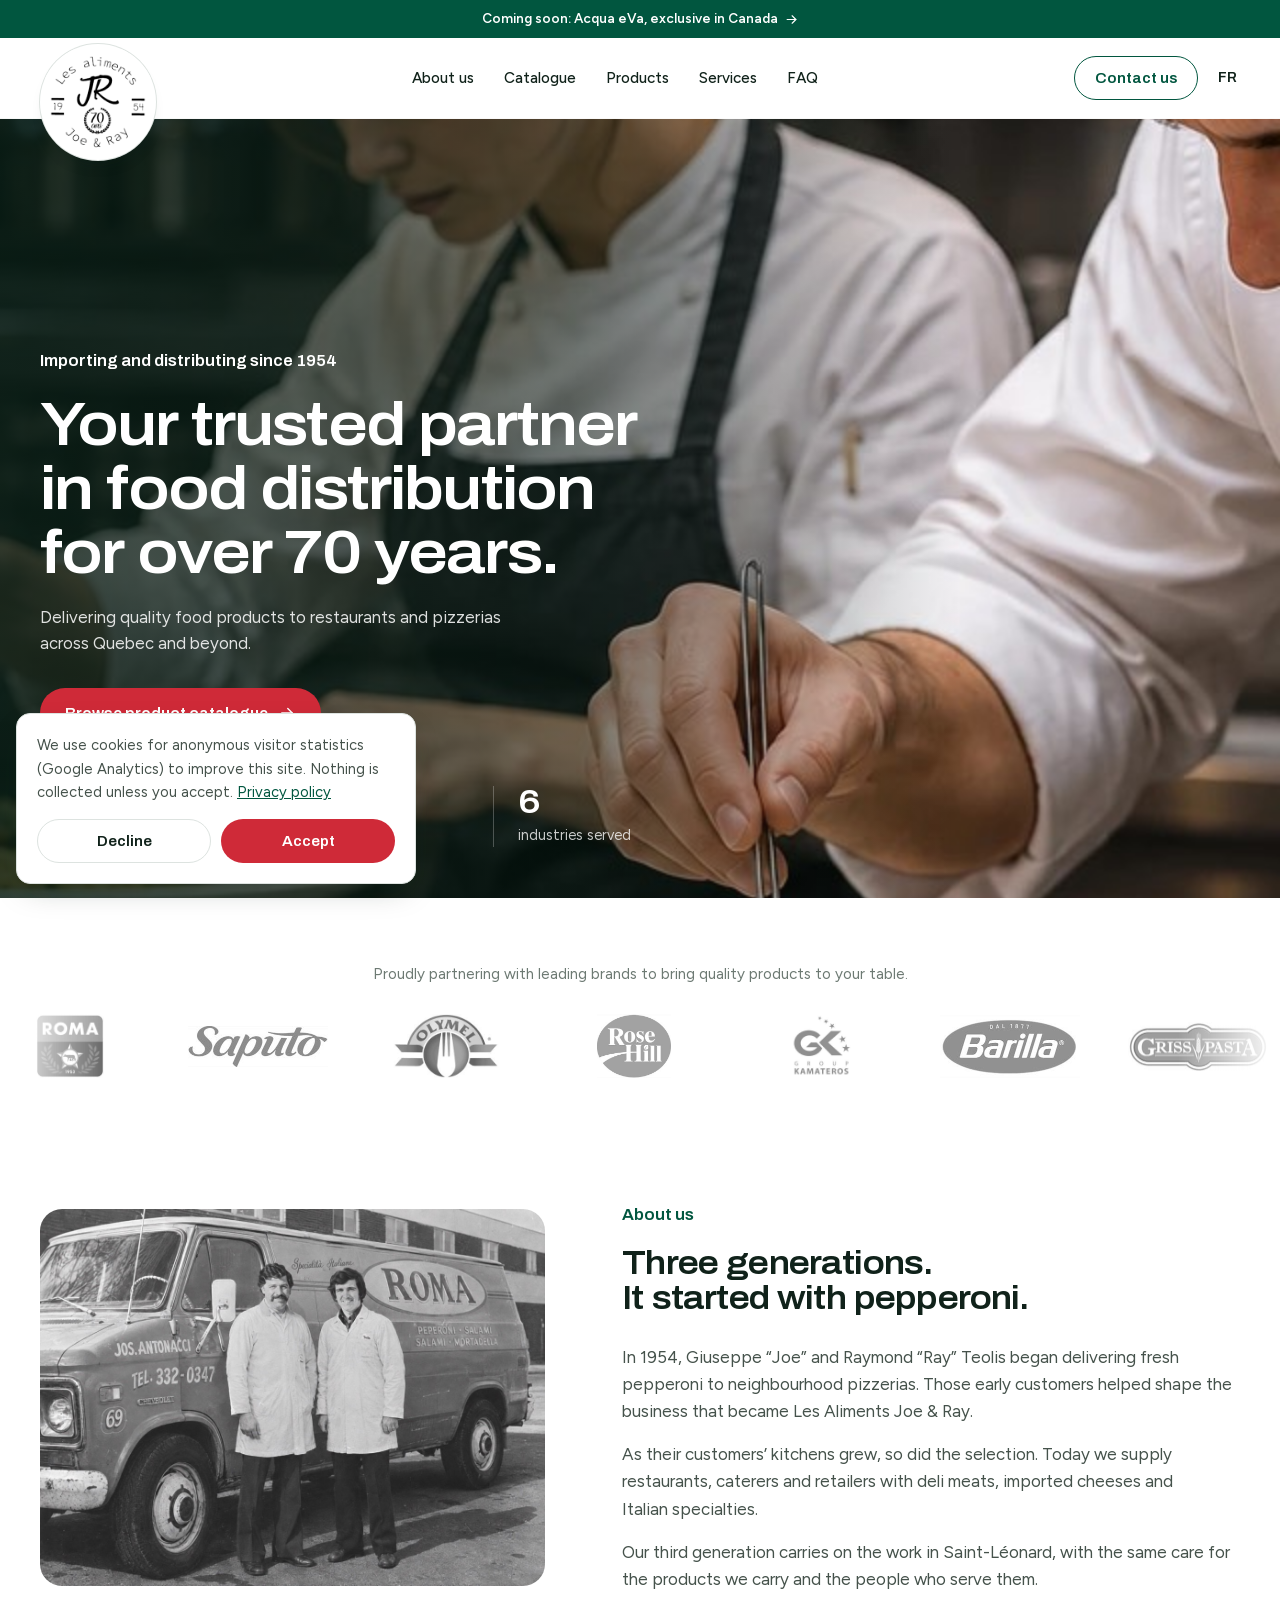
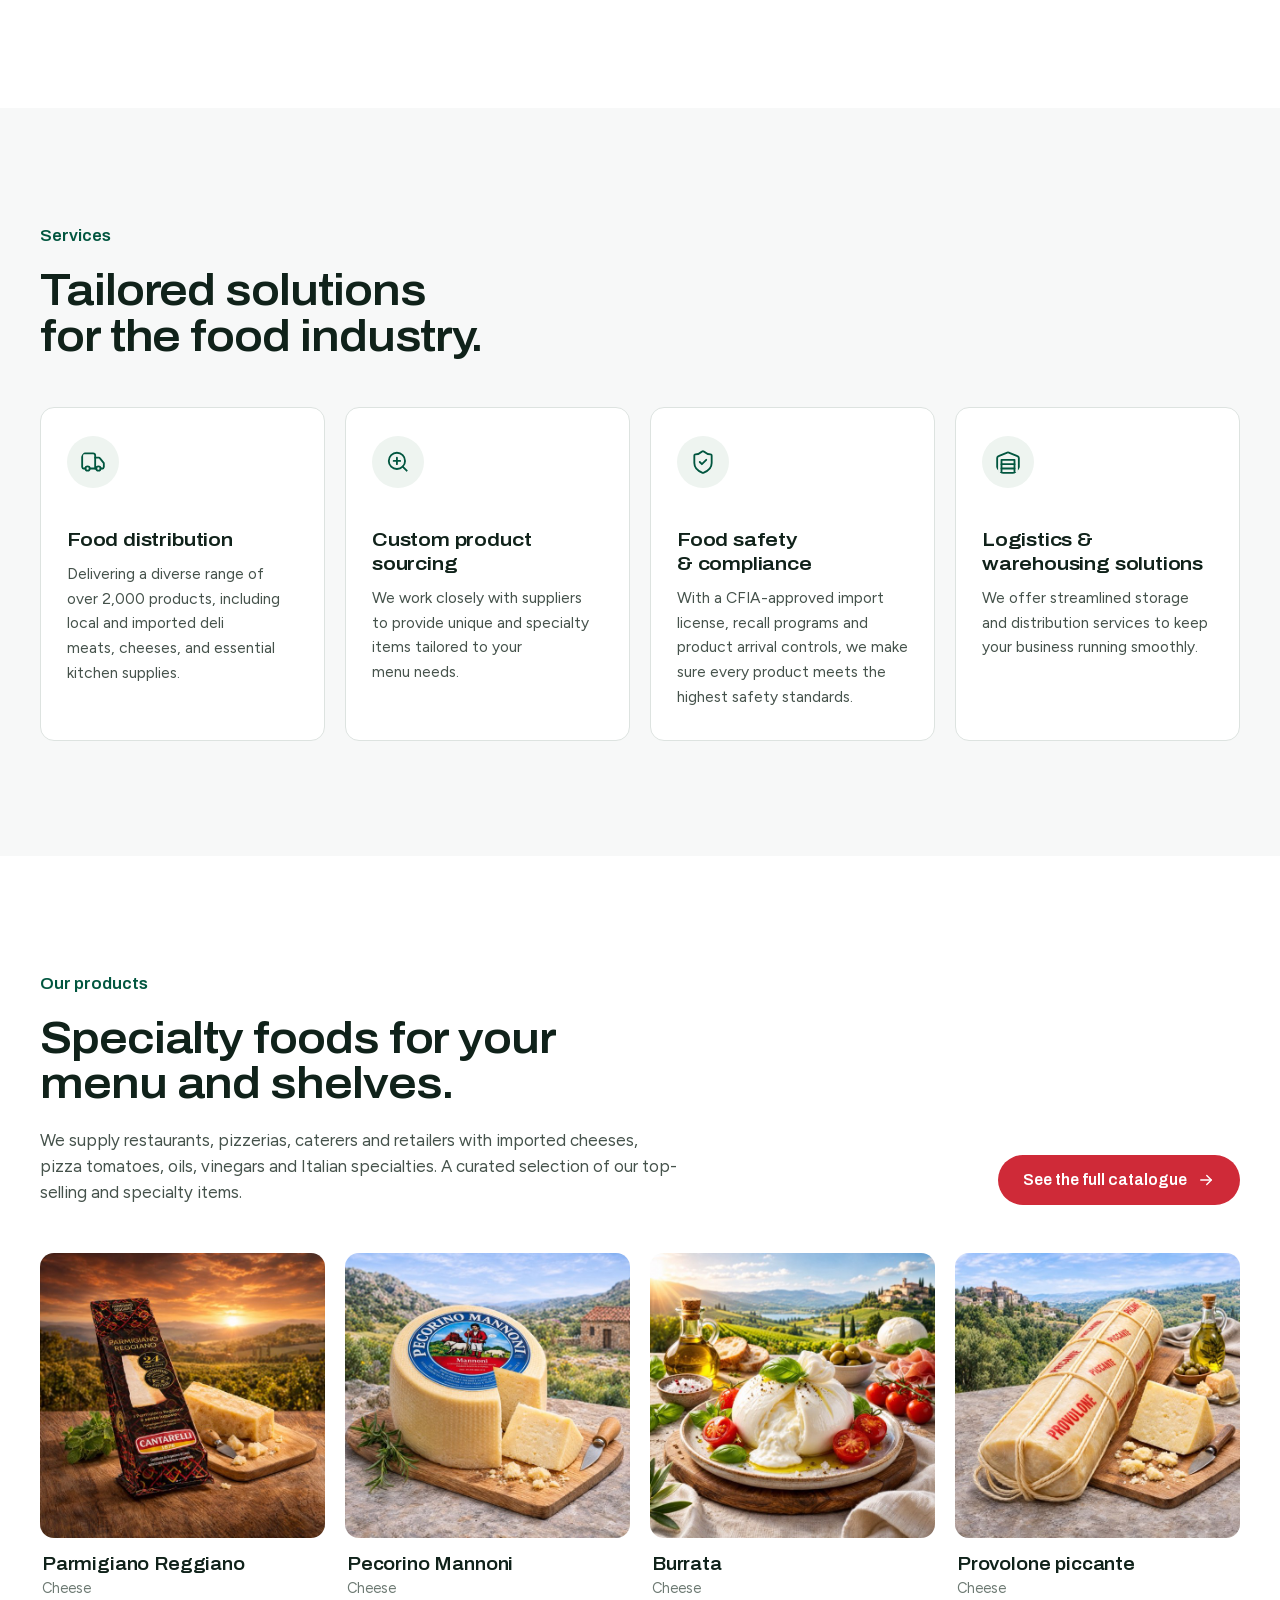
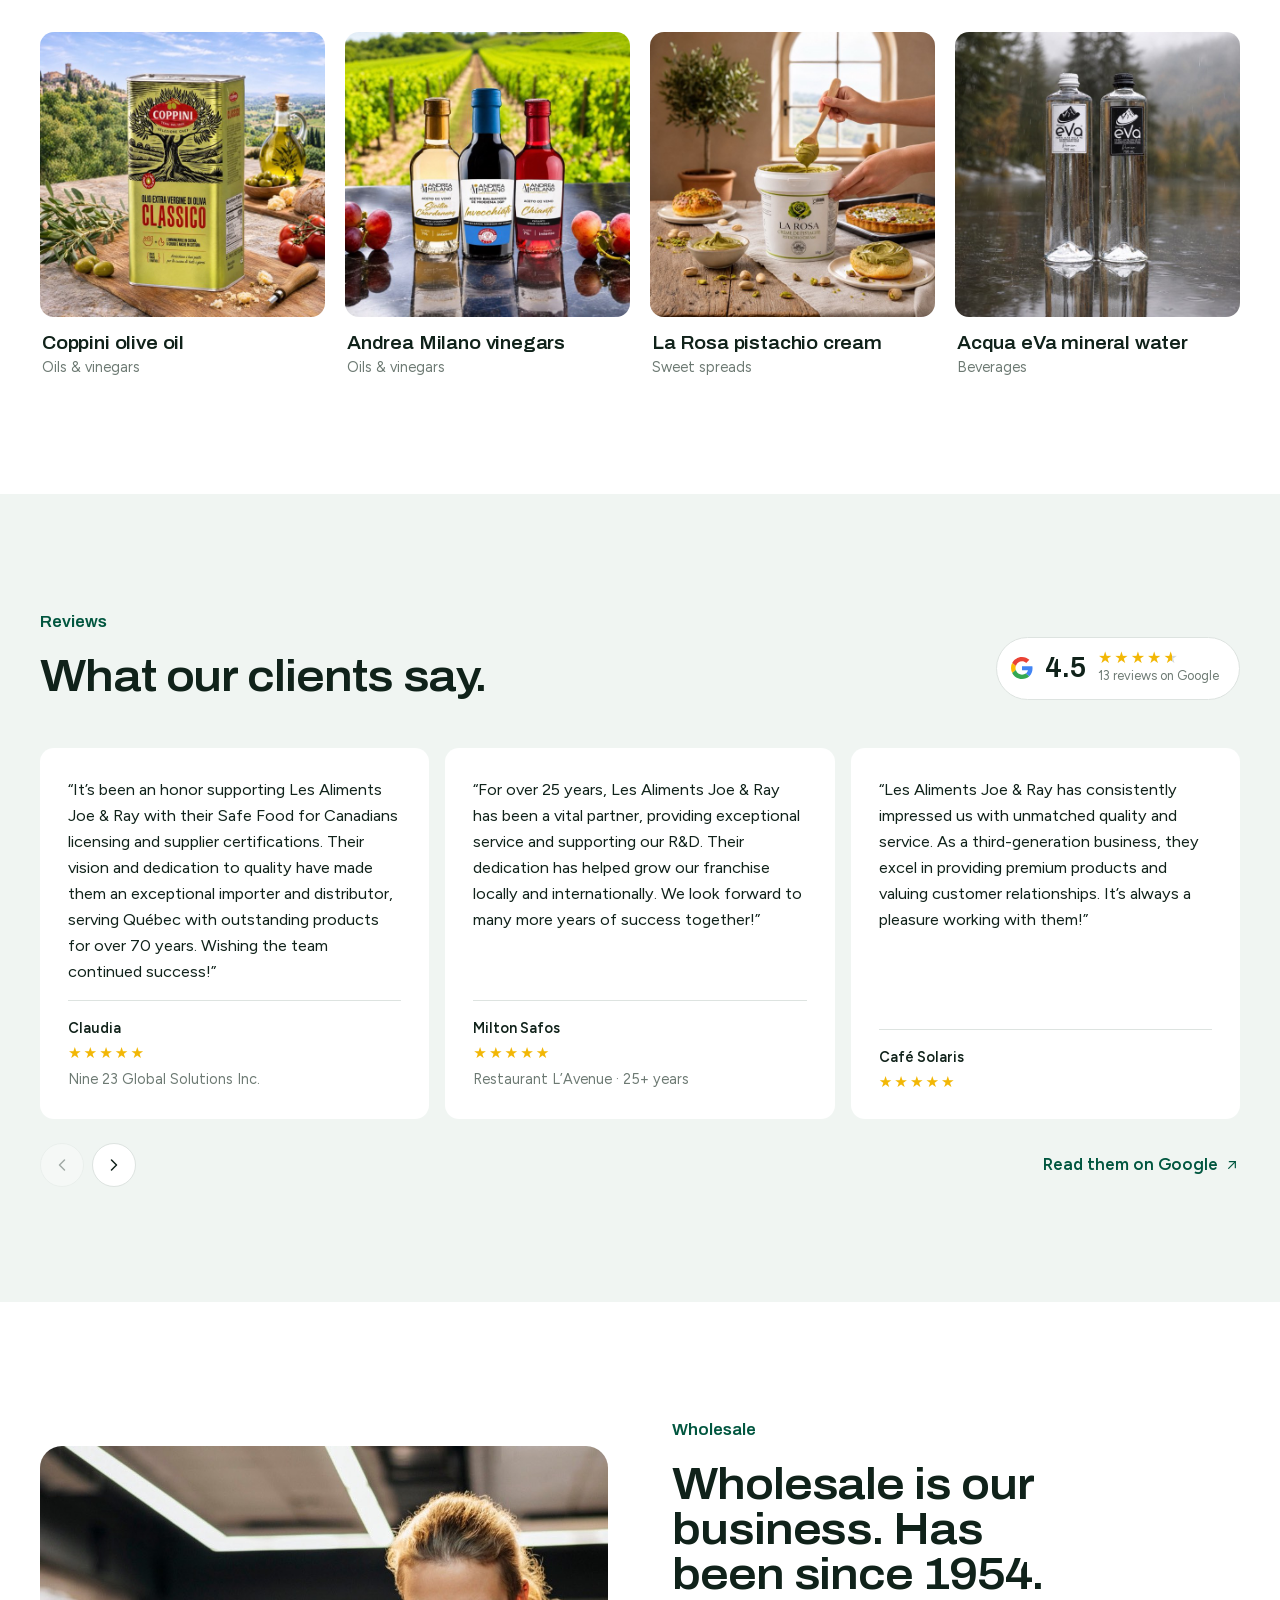
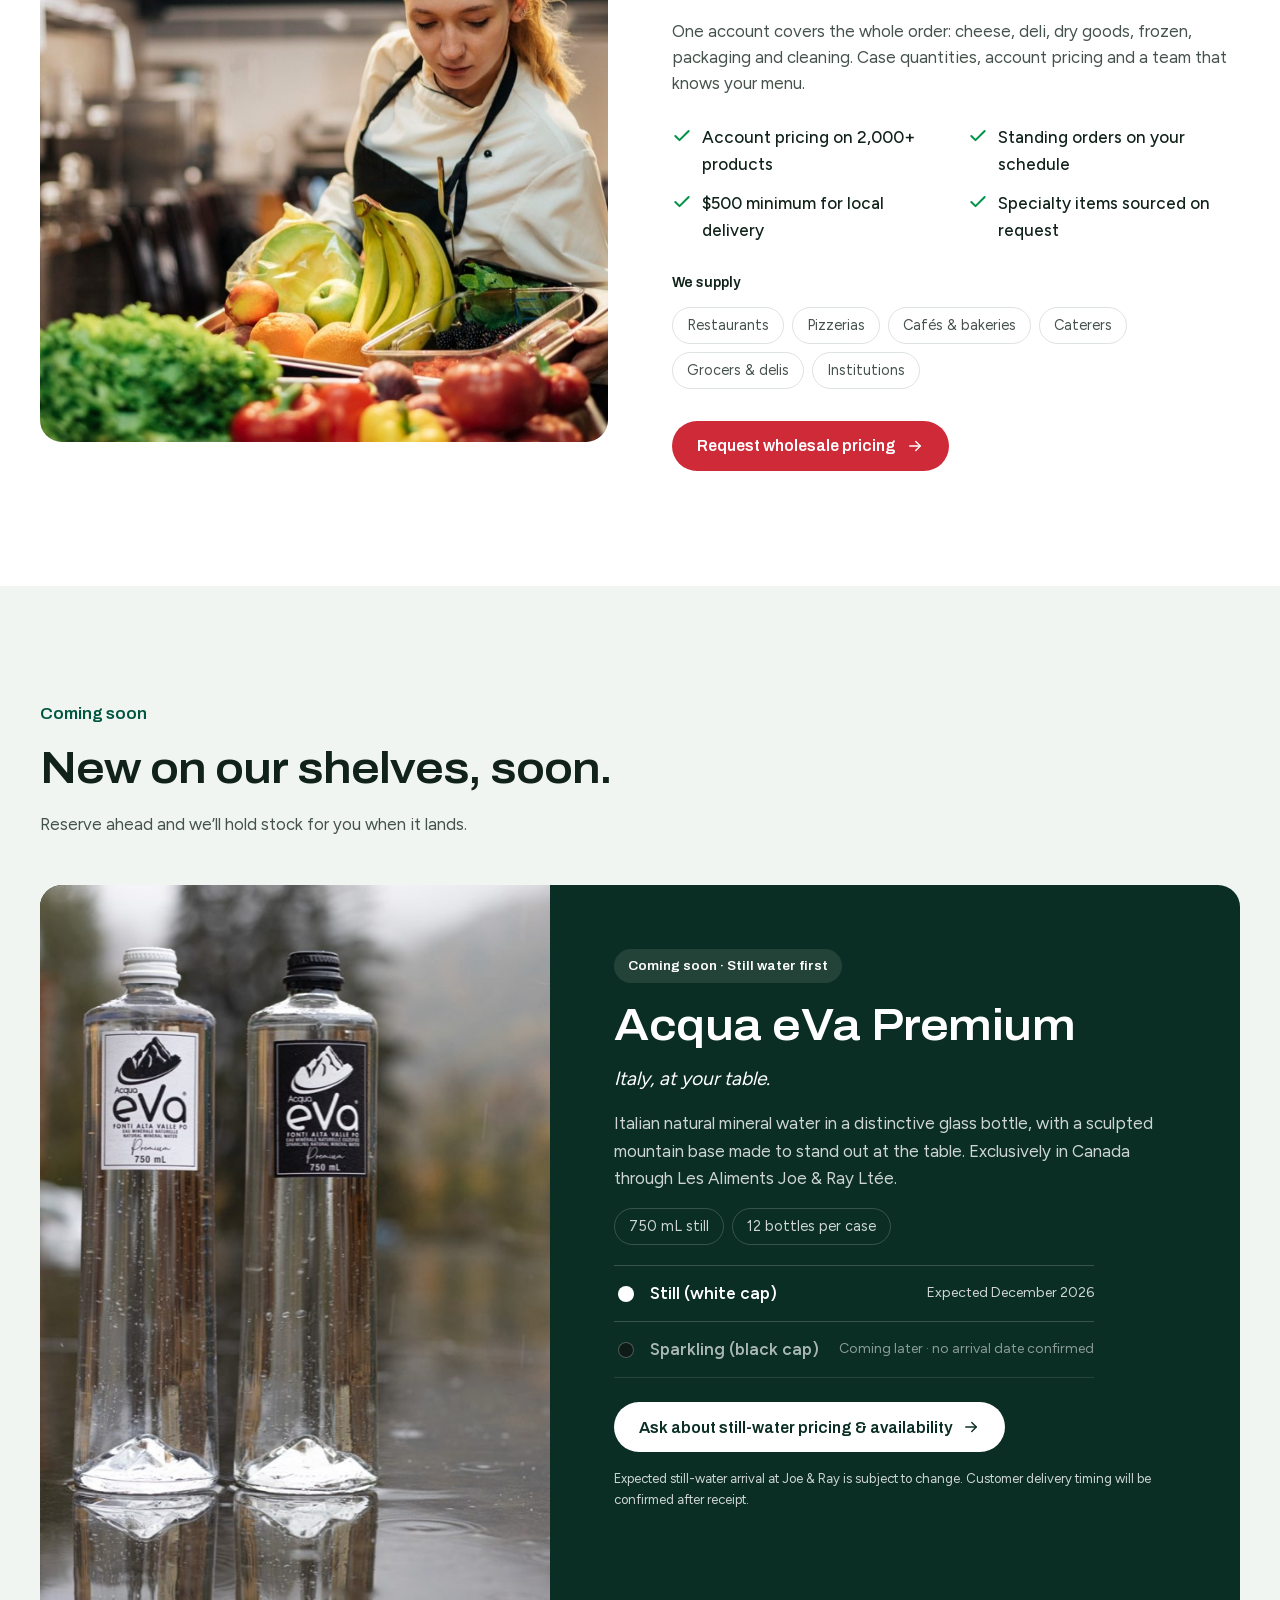
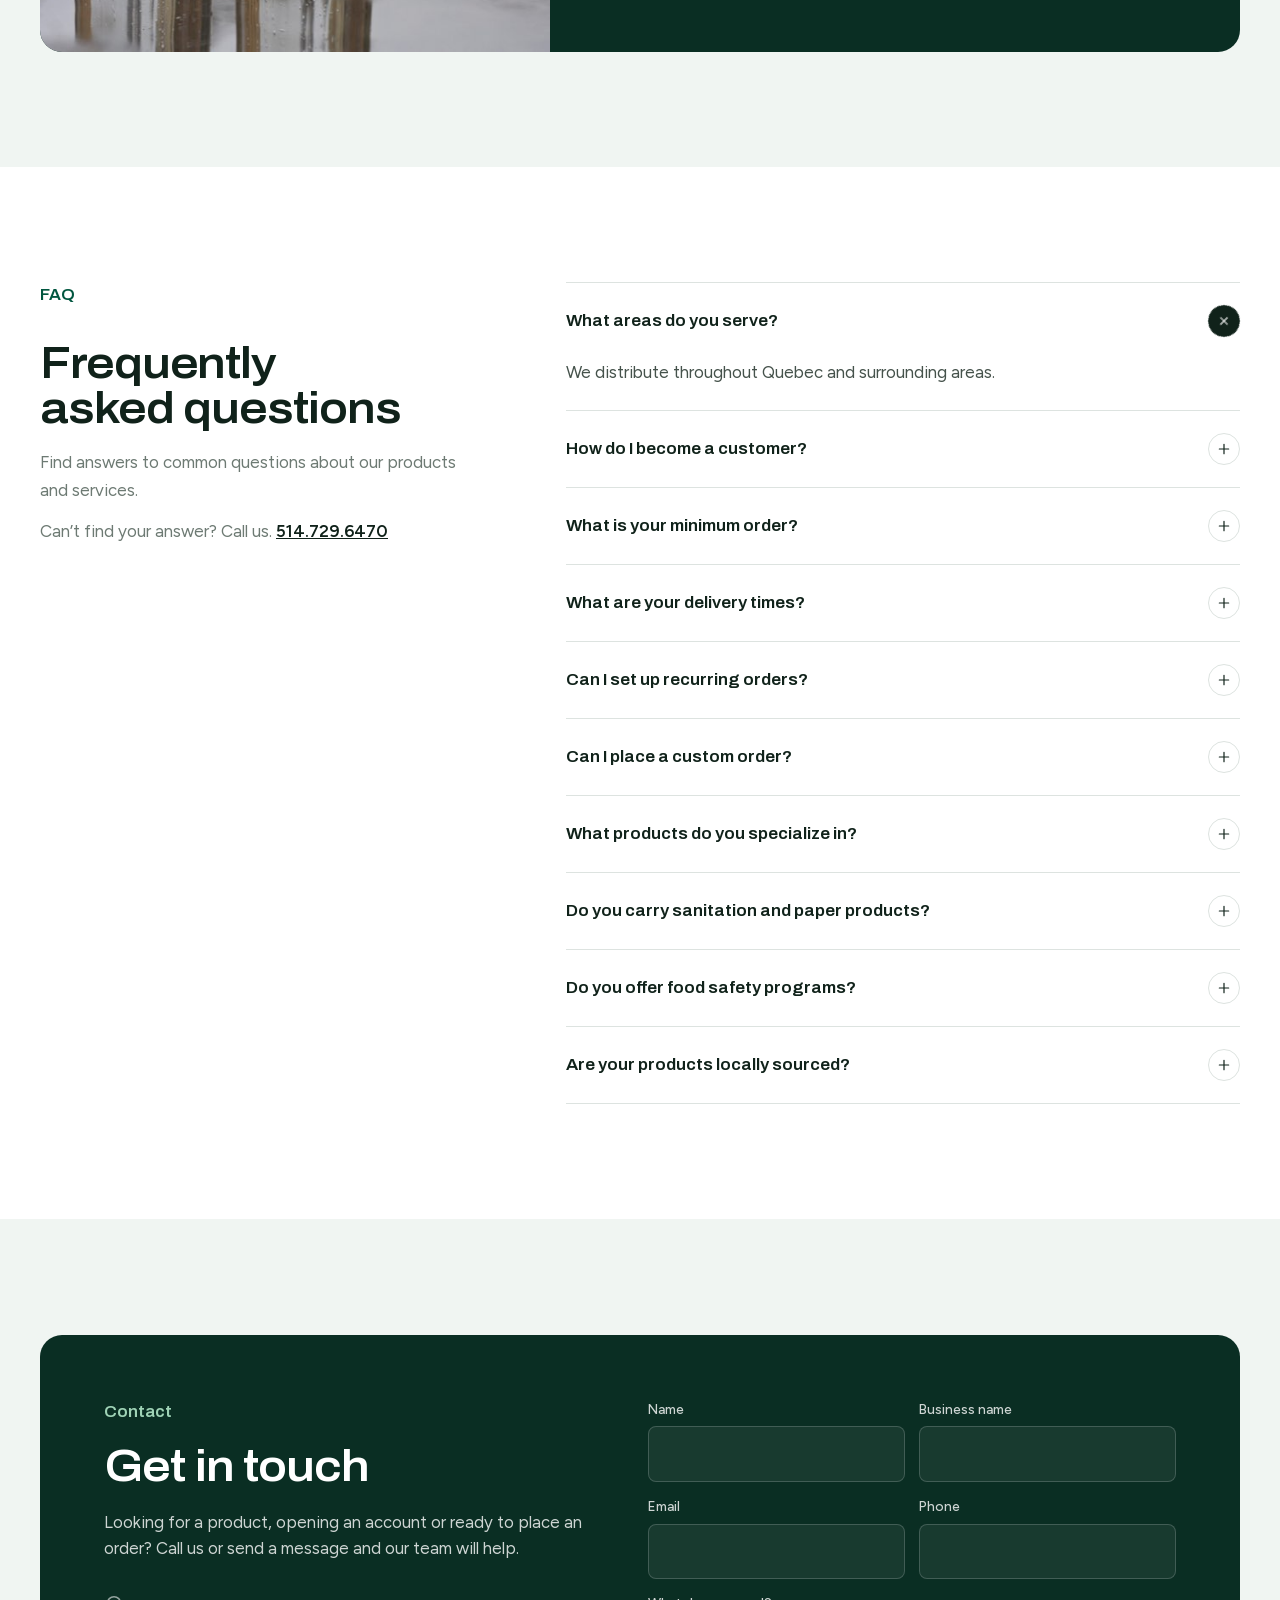
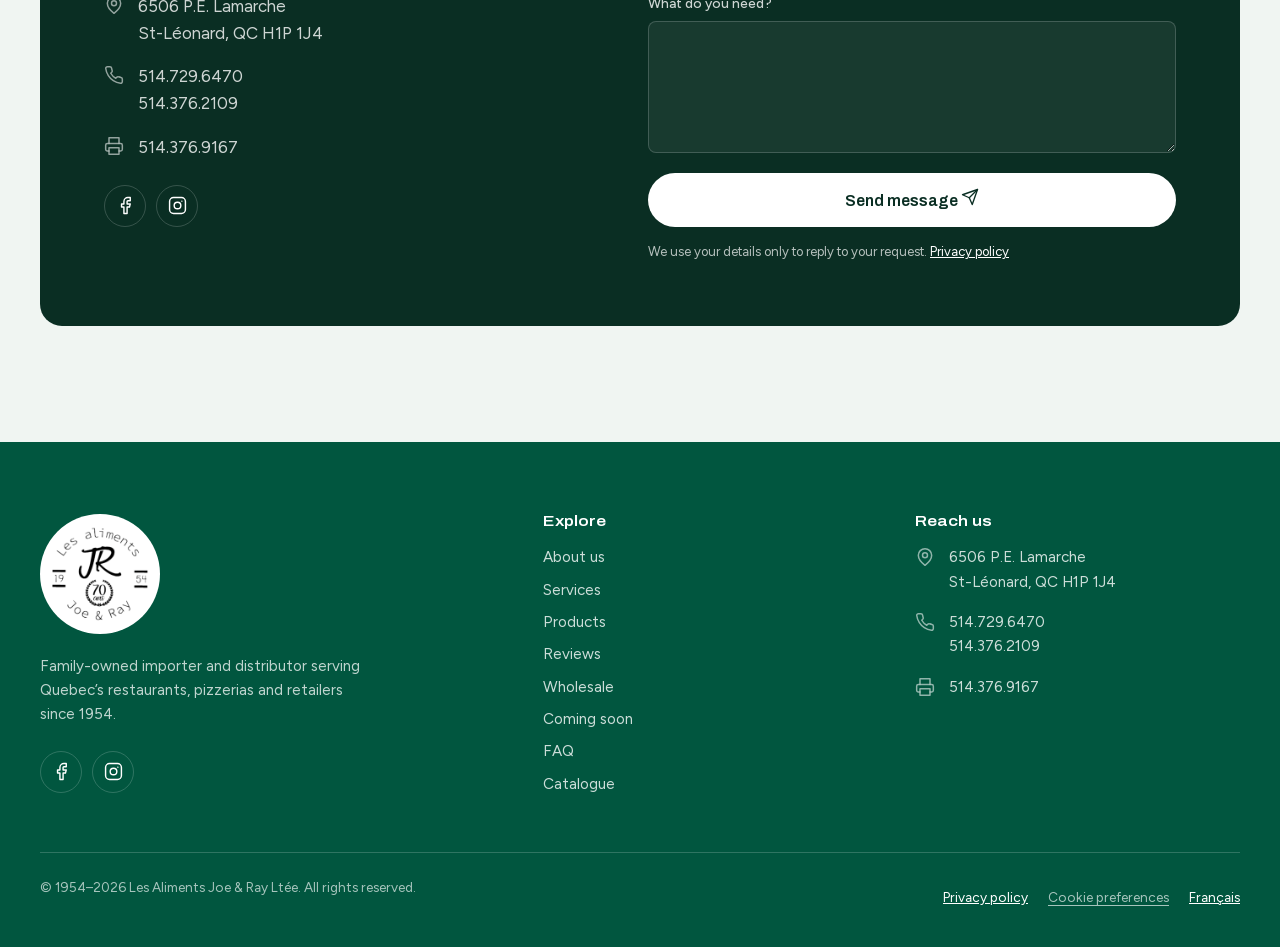
<file: index.html>
<!doctype html>
<html lang="en-CA">
<!-- GENERATED by build.py from content/. Do not edit by hand. -->
<head>
<meta charset="utf-8">
<meta name="viewport" content="width=device-width, initial-scale=1">
<title>Les Aliments Joe &amp; Ray | Food importer &amp; distributor since 1954</title>
<meta name="description" content="Family-owned importer and distributor in Saint-Léonard serving restaurants, pizzerias, caterers and retailers across Quebec with 2,000+ products. CFIA-licensed.">
<link rel="canonical" href="https://alimentsjoeandray.com/">
<link rel="alternate" hreflang="en-CA" href="https://alimentsjoeandray.com/">
<link rel="alternate" hreflang="fr-CA" href="https://alimentsjoeandray.com/fr/">
<link rel="alternate" hreflang="x-default" href="https://alimentsjoeandray.com/">
<meta property="og:type" content="website">
<meta property="og:title" content="Les Aliments Joe &amp; Ray | Food importer &amp; distributor since 1954">
<meta property="og:description" content="Family-owned importer and distributor in Saint-Léonard serving restaurants, pizzerias, caterers and retailers across Quebec with 2,000+ products. CFIA-licensed.">
<meta property="og:url" content="https://alimentsjoeandray.com/">
<meta property="og:image" content="https://alimentsjoeandray.com/assets/img/hero-full.webp">
<meta property="og:locale" content="en_CA">
<meta name="theme-color" content="#01563f">
<link rel="icon" href="/assets/img/favicon.png">
<meta name="google-site-verification" content="nvdpJP9yOwcSlDyPttY3jAWyOK8gILvKpgcRsg1kwzI">
<link rel="preload" href="/assets/fonts/figtree-latin.woff2" as="font" type="font/woff2" crossorigin>
<link rel="preload" href="/assets/fonts/archivo-latin.woff2" as="font" type="font/woff2" crossorigin>
<link rel="stylesheet" href="/assets/css/site.css?v=59e34a7e">
<script src="/assets/js/site.js?v=e019f893" defer></script>
<script type="application/ld+json">{"@context": "https://schema.org", "@type": "WholesaleStore", "name": "Les Aliments Joe & Ray", "legalName": "Les Aliments Joe & Ray Ltée", "url": "https://alimentsjoeandray.com/", "logo": "https://alimentsjoeandray.com/assets/img/logo.png", "image": "https://alimentsjoeandray.com/assets/img/hero-full.webp", "foundingDate": "1954", "telephone": "+1-514-729-6470", "faxNumber": "+1-514-376-9167", "description": "Family-owned importer and distributor in Saint-Léonard serving restaurants, pizzerias, caterers and retailers across Quebec with 2,000+ products. CFIA-licensed.", "areaServed": "Quebec", "address": {"@type": "PostalAddress", "streetAddress": "6506 P.E. Lamarche", "addressLocality": "Saint-Léonard", "addressRegion": "QC", "postalCode": "H1P 1J4", "addressCountry": "CA"}}</script><script type="application/ld+json">{"@context": "https://schema.org", "@type": "FAQPage", "mainEntity": [{"@type": "Question", "name": "What areas do you serve?", "acceptedAnswer": {"@type": "Answer", "text": "We distribute throughout Quebec and surrounding areas."}}, {"@type": "Question", "name": "How do I become a customer?", "acceptedAnswer": {"@type": "Answer", "text": "Fill out the contact form below or call us at 514.729.6470. We’ll set up your account and pricing."}}, {"@type": "Question", "name": "What is your minimum order?", "acceptedAnswer": {"@type": "Answer", "text": "$500 for local deliveries."}}, {"@type": "Question", "name": "What are your delivery times?", "acceptedAnswer": {"@type": "Answer", "text": "Delivery times vary based on location. Call us at 514.729.6470 and we’ll confirm the schedule for your area."}}, {"@type": "Question", "name": "Can I set up recurring orders?", "acceptedAnswer": {"@type": "Answer", "text": "Yes. We offer recurring deliveries on the schedule that suits your kitchen."}}, {"@type": "Question", "name": "Can I place a custom order?", "acceptedAnswer": {"@type": "Answer", "text": "Yes. We work with our suppliers to source specialty products for your business."}}, {"@type": "Question", "name": "What products do you specialize in?", "acceptedAnswer": {"@type": "Answer", "text": "Deli meats, cheeses and imported specialty foods, mostly Italian."}}, {"@type": "Question", "name": "Do you carry sanitation and paper products?", "acceptedAnswer": {"@type": "Answer", "text": "Yes, a wide range of cleaning, packaging and paper products for food businesses."}}, {"@type": "Question", "name": "Do you offer food safety programs?", "acceptedAnswer": {"@type": "Answer", "text": "Yes. We hold a CFIA import licence and run food safety and product recall programs."}}, {"@type": "Question", "name": "Are your products locally sourced?", "acceptedAnswer": {"@type": "Answer", "text": "We carry a mix of local and imported products to fit your needs."}}]}</script>
</head><body data-page="home" data-ga="G-JQ5V6RXPCJ" data-ga-hosts="alimentsjoeandray.com www.alimentsjoeandray.com">
<svg width="0" height="0" style="position:absolute" aria-hidden="true"><defs>
<symbol id="i-facebook" viewBox="0 0 24 24"><path d="M18 2h-3a5 5 0 0 0-5 5v3H7v4h3v8h4v-8h3l1-4h-4V7a1 1 0 0 1 1-1h3z"/></symbol>
<symbol id="i-instagram" viewBox="0 0 24 24"><rect width="20" height="20" x="2" y="2" rx="5"/><circle cx="12" cy="12" r="4.2"/><path d="M17.5 6.5h.01"/></symbol>
<symbol id="i-search" viewBox="0 0 24 24"><circle cx="11" cy="11" r="7.5"/><path d="m20.5 20.5-4.2-4.2"/></symbol>
<symbol id="i-arrow" viewBox="0 0 24 24"><path d="M5 12h14"/><path d="m13 6 6 6-6 6"/></symbol>
<symbol id="i-arrow-ur" viewBox="0 0 24 24"><path d="M7 17 17 7"/><path d="M8 7h9v9"/></symbol>
<symbol id="i-left" viewBox="0 0 24 24"><path d="m15 18-6-6 6-6"/></symbol>
<symbol id="i-right" viewBox="0 0 24 24"><path d="m9 18 6-6-6-6"/></symbol>
<symbol id="i-plus" viewBox="0 0 24 24"><path d="M5 12h14M12 5v14"/></symbol>
<symbol id="i-menu" viewBox="0 0 24 24"><path d="M4 7h16M4 12h16M4 17h16"/></symbol>
<symbol id="i-x" viewBox="0 0 24 24"><path d="M18 6 6 18M6 6l12 12"/></symbol>
<symbol id="i-check" viewBox="0 0 24 24"><path d="M20 6 9 17l-5-5"/></symbol>
<symbol id="i-copy" viewBox="0 0 24 24"><rect width="13" height="13" x="8" y="8" rx="2"/><path d="M4 16c-1.1 0-2-.9-2-2V4c0-1.1.9-2 2-2h10c1.1 0 2 .9 2 2"/></symbol>
<symbol id="i-phone" viewBox="0 0 24 24"><path d="M22 16.9v3a2 2 0 0 1-2.2 2 19.8 19.8 0 0 1-8.6-3.1 19.5 19.5 0 0 1-6-6A19.8 19.8 0 0 1 2.1 4.2 2 2 0 0 1 4.1 2h3a2 2 0 0 1 2 1.7c.1.9.4 1.9.7 2.8a2 2 0 0 1-.5 2.1L8.1 9.9a16 16 0 0 0 6 6l1.3-1.3a2 2 0 0 1 2.1-.4c.9.3 1.8.6 2.8.7a2 2 0 0 1 1.7 2z"/></symbol>
<symbol id="i-pin" viewBox="0 0 24 24"><path d="M20 10c0 6-8 12-8 12s-8-6-8-12a8 8 0 0 1 16 0Z"/><circle cx="12" cy="10" r="3"/></symbol>
<symbol id="i-fax" viewBox="0 0 24 24"><path d="M6 9V2h12v7"/><path d="M6 18H4a2 2 0 0 1-2-2v-5a2 2 0 0 1 2-2h16a2 2 0 0 1 2 2v5a2 2 0 0 1-2 2h-2"/><rect x="6" y="14" width="12" height="8"/></symbol>
<symbol id="i-send" viewBox="0 0 24 24"><path d="m22 2-7 20-4-9-9-4Z"/><path d="M22 2 11 13"/></symbol>
<symbol id="i-alert" viewBox="0 0 24 24"><circle cx="12" cy="12" r="10"/><path d="M12 8v4M12 16h.01"/></symbol>
<symbol id="i-truck" viewBox="0 0 24 24"><path d="M14 18V6a2 2 0 0 0-2-2H4a2 2 0 0 0-2 2v11a1 1 0 0 0 1 1h2"/><path d="M15 18H9"/><path d="M19 18h2a1 1 0 0 0 1-1v-3.6a1 1 0 0 0-.2-.6l-3.5-4.4a1 1 0 0 0-.8-.4H14"/><circle cx="17" cy="18" r="2"/><circle cx="7" cy="18" r="2"/></symbol>
<symbol id="i-sourcing" viewBox="0 0 24 24"><circle cx="11" cy="11" r="7.5"/><path d="m20.5 20.5-4.2-4.2"/><path d="M8 11h6M11 8v6"/></symbol>
<symbol id="i-shield" viewBox="0 0 24 24"><path d="M20 13c0 5-3.5 7.5-7.7 9a1 1 0 0 1-.7 0C7.5 20.5 4 18 4 13V6a1 1 0 0 1 1-1c2 0 4.5-1.2 6.2-2.7a1.2 1.2 0 0 1 1.5 0C14.5 3.8 17 5 19 5a1 1 0 0 1 1 1z"/><path d="m9 12 2 2 4-4"/></symbol>
<symbol id="i-warehouse" viewBox="0 0 24 24"><path d="M22 8.4V20a2 2 0 0 1-2 2H4a2 2 0 0 1-2-2V8.4a2 2 0 0 1 1.3-1.9l8-3.2a2 2 0 0 1 1.4 0l8 3.2A2 2 0 0 1 22 8.4Z"/><path d="M6 18h12M6 14h12"/><path d="M6 22V10h12v12"/></symbol>
</defs></svg>
<a class="skip" href="#main">Skip to content</a>
<header class="site-header">
  <div class="announce">
    <div class="wrap announce-in">
      <a href="/#coming-soon">Coming soon: Acqua eVa, exclusive in Canada <svg class="i" aria-hidden="true"><use href="#i-arrow"/></svg></a>
    </div>
  </div>
  <div class="wrap bar">
    <a class="brand" href="/" aria-label="Les Aliments Joe &amp; Ray">
      <img src="/assets/img/logo-mark.png?v=b7798417" alt="" width="508" height="508">
    </a>
    <nav class="nav" id="menu" popover aria-label="Main">
      <button class="icon-btn nav-close" popovertarget="menu" popovertargetaction="hide" aria-label="Close"><svg class="i" aria-hidden="true"><use href="#i-x"/></svg></button>
      <ul><li><a href="/#about">About us</a></li><li><a href="/product-catalogue/">Catalogue</a></li><li><a href="/#products">Products</a></li><li><a href="/#services">Services</a></li><li><a href="/#faq">FAQ</a></li></ul>
      <div class="nav-foot">
        <a class="btn btn-primary" href="/#contact">Contact us</a>
      </div>
    </nav>
    <div class="bar-actions">
      <a class="btn btn-outline hide-sm" href="/#contact">Contact us</a>
      <a class="lang" href="/fr/" hreflang="fr" lang="fr" aria-label="Français">FR</a>
      <button class="icon-btn menu-btn" popovertarget="menu" aria-label="Menu"><svg class="i" aria-hidden="true"><use href="#i-menu"/></svg></button>
    </div>
  </div>
</header>
<main id="main">
<section class="hero">
  <div class="wrap hero-inner">
    <div class="hero-copy">
      <p class="eyebrow">Importing and distributing since 1954</p>
      <h1>Your trusted partner in food distribution for over 70 years.</h1>
      <p class="lead">Delivering quality food products to restaurants and pizzerias across Quebec and beyond.</p>
      <div class="row">
        <a class="btn btn-primary" href="/product-catalogue/">Browse product catalogue <svg class="i" aria-hidden="true"><use href="#i-arrow"/></svg></a>
      </div>
      <ul class="hero-stats" aria-label="Les Aliments Joe &amp; Ray in numbers"><li><strong>2,000+</strong><span>products, local and imported</span></li><li><strong>CFIA</strong><span>licensed importer</span></li><li><strong>6</strong><span>industries served</span></li></ul>
    </div>
    <figure class="hero-media">
      <picture>
        <source media="(max-width: 640px)" srcset="/assets/img/hero-mobile.jpg" width="640" height="887">
        <img src="/assets/img/hero-full.webp" alt="Two chefs plating burrata, tomatoes and pasta at a stainless steel kitchen counter" width="1774" height="887" fetchpriority="high">
      </picture>
    </figure>
  </div>
</section>

<section class="brands" aria-label="Partnering with brands our clients trust.">
  <div class="wrap brands-head">
    <p>Proudly partnering with leading brands to bring quality products to your table.</p>
  </div>
  <div class="logo-rail"><ul class="logo-track"><li><a href="https://alimentsroma.com/" target="_blank" rel="noopener" title="Aliments Roma"><img src="/assets/img/brands/clogo17.jpg" alt="Aliments Roma" loading="lazy"></a></li><li><a href="https://saputo.com/" target="_blank" rel="noopener" title="Saputo"><img src="/assets/img/brands/clogo1.jpg" alt="Saputo" loading="lazy"></a></li><li><a href="https://www.olymel.ca/fr/" target="_blank" rel="noopener" title="Olymel"><img src="/assets/img/brands/clogo3.jpg" alt="Olymel" loading="lazy"></a></li><li><a href="https://www.rosehillfoods.com/home.html" target="_blank" rel="noopener" title="Rosehill Foods"><img src="/assets/img/brands/clogo12.jpg" alt="Rosehill Foods" loading="lazy"></a></li><li><a href="https://groupkamateros.com/" target="_blank" rel="noopener" title="Kamateros"><img src="/assets/img/brands/clogo14.jpg" alt="Kamateros" loading="lazy"></a></li><li><a href="https://www.barilla.com/en-ca" target="_blank" rel="noopener" title="Barilla"><img src="/assets/img/brands/clogo8.jpg" alt="Barilla" loading="lazy"></a></li><li><a href="https://www.grisspasta.com/home.html" target="_blank" rel="noopener" title="Griss"><img src="/assets/img/brands/clogo5.jpg" alt="Griss" loading="lazy"></a></li><li><a href="https://daboomdesserts.com/" target="_blank" rel="noopener" title="Daboom Desserts"><img src="/assets/img/brands/clogo16.jpg" alt="Daboom Desserts" loading="lazy"></a></li><li><a href="https://boulangerielepicurien.com/" target="_blank" rel="noopener" title="Boulangerie L’Épicurien"><img src="/assets/img/brands/clogo6.jpg" alt="Boulangerie L’Épicurien" loading="lazy"></a></li><li><a href="https://zarpellon.it/" target="_blank" rel="noopener" title="Zarpellon"><img src="/assets/img/brands/clogo9.jpg" alt="Zarpellon" loading="lazy"></a></li><li><a href="https://www.coppini.com/en/" target="_blank" rel="noopener" title="Coppini"><img src="/assets/img/brands/clogo15.jpg" alt="Coppini" loading="lazy"></a></li><li><a href="https://www.acetomilano.it/en/" target="_blank" rel="noopener" title="Acetificio Andrea Milano"><img src="/assets/img/brands/clogo11.jpg" alt="Acetificio Andrea Milano" loading="lazy"></a></li><li><a href="https://lesters.ca/en/" target="_blank" rel="noopener" title="Lester’s"><img src="/assets/img/brands/clogo10.jpg" alt="Lester’s" loading="lazy"></a></li><li><a href="https://www.mitchellincoln.ca/" target="_blank" rel="noopener" title="Mitchell"><img src="/assets/img/brands/clogo4-1.jpg" alt="Mitchell" loading="lazy"></a></li><li><a href="https://www.highlinerfoodservice.com/" target="_blank" rel="noopener" title="High Liner"><img src="/assets/img/brands/clogo13.jpg" alt="High Liner" loading="lazy"></a></li><li><a href="https://www.livabec.ca/" target="_blank" rel="noopener" title="Livabec"><img src="/assets/img/brands/clogo2.jpg" alt="Livabec" loading="lazy"></a></li><li><a href="https://www.vinsar.ca/" target="_blank" rel="noopener" title="Vinsar"><img src="/assets/img/brands/clogo7.jpg" alt="Vinsar" loading="lazy"></a></li><li><a href="https://www.mapleleaffoods.com/" target="_blank" rel="noopener" title="Maple Leaf"><img src="/assets/img/brands/maple_leaf.jpg" alt="Maple Leaf" loading="lazy"></a></li><li><a href="https://viaufoods.com/en/" target="_blank" rel="noopener" title="Viau"><img src="/assets/img/brands/viau.jpg" alt="Viau" loading="lazy"></a></li><li aria-hidden="true"><a href="https://alimentsroma.com/" target="_blank" rel="noopener" title="Aliments Roma" tabindex="-1"><img src="/assets/img/brands/clogo17.jpg" alt="" loading="lazy"></a></li><li aria-hidden="true"><a href="https://saputo.com/" target="_blank" rel="noopener" title="Saputo" tabindex="-1"><img src="/assets/img/brands/clogo1.jpg" alt="" loading="lazy"></a></li><li aria-hidden="true"><a href="https://www.olymel.ca/fr/" target="_blank" rel="noopener" title="Olymel" tabindex="-1"><img src="/assets/img/brands/clogo3.jpg" alt="" loading="lazy"></a></li><li aria-hidden="true"><a href="https://www.rosehillfoods.com/home.html" target="_blank" rel="noopener" title="Rosehill Foods" tabindex="-1"><img src="/assets/img/brands/clogo12.jpg" alt="" loading="lazy"></a></li><li aria-hidden="true"><a href="https://groupkamateros.com/" target="_blank" rel="noopener" title="Kamateros" tabindex="-1"><img src="/assets/img/brands/clogo14.jpg" alt="" loading="lazy"></a></li><li aria-hidden="true"><a href="https://www.barilla.com/en-ca" target="_blank" rel="noopener" title="Barilla" tabindex="-1"><img src="/assets/img/brands/clogo8.jpg" alt="" loading="lazy"></a></li><li aria-hidden="true"><a href="https://www.grisspasta.com/home.html" target="_blank" rel="noopener" title="Griss" tabindex="-1"><img src="/assets/img/brands/clogo5.jpg" alt="" loading="lazy"></a></li><li aria-hidden="true"><a href="https://daboomdesserts.com/" target="_blank" rel="noopener" title="Daboom Desserts" tabindex="-1"><img src="/assets/img/brands/clogo16.jpg" alt="" loading="lazy"></a></li><li aria-hidden="true"><a href="https://boulangerielepicurien.com/" target="_blank" rel="noopener" title="Boulangerie L’Épicurien" tabindex="-1"><img src="/assets/img/brands/clogo6.jpg" alt="" loading="lazy"></a></li><li aria-hidden="true"><a href="https://zarpellon.it/" target="_blank" rel="noopener" title="Zarpellon" tabindex="-1"><img src="/assets/img/brands/clogo9.jpg" alt="" loading="lazy"></a></li><li aria-hidden="true"><a href="https://www.coppini.com/en/" target="_blank" rel="noopener" title="Coppini" tabindex="-1"><img src="/assets/img/brands/clogo15.jpg" alt="" loading="lazy"></a></li><li aria-hidden="true"><a href="https://www.acetomilano.it/en/" target="_blank" rel="noopener" title="Acetificio Andrea Milano" tabindex="-1"><img src="/assets/img/brands/clogo11.jpg" alt="" loading="lazy"></a></li><li aria-hidden="true"><a href="https://lesters.ca/en/" target="_blank" rel="noopener" title="Lester’s" tabindex="-1"><img src="/assets/img/brands/clogo10.jpg" alt="" loading="lazy"></a></li><li aria-hidden="true"><a href="https://www.mitchellincoln.ca/" target="_blank" rel="noopener" title="Mitchell" tabindex="-1"><img src="/assets/img/brands/clogo4-1.jpg" alt="" loading="lazy"></a></li><li aria-hidden="true"><a href="https://www.highlinerfoodservice.com/" target="_blank" rel="noopener" title="High Liner" tabindex="-1"><img src="/assets/img/brands/clogo13.jpg" alt="" loading="lazy"></a></li><li aria-hidden="true"><a href="https://www.livabec.ca/" target="_blank" rel="noopener" title="Livabec" tabindex="-1"><img src="/assets/img/brands/clogo2.jpg" alt="" loading="lazy"></a></li><li aria-hidden="true"><a href="https://www.vinsar.ca/" target="_blank" rel="noopener" title="Vinsar" tabindex="-1"><img src="/assets/img/brands/clogo7.jpg" alt="" loading="lazy"></a></li><li aria-hidden="true"><a href="https://www.mapleleaffoods.com/" target="_blank" rel="noopener" title="Maple Leaf" tabindex="-1"><img src="/assets/img/brands/maple_leaf.jpg" alt="" loading="lazy"></a></li><li aria-hidden="true"><a href="https://viaufoods.com/en/" target="_blank" rel="noopener" title="Viau" tabindex="-1"><img src="/assets/img/brands/viau.jpg" alt="" loading="lazy"></a></li></ul></div>
</section>

<section class="section about" id="about">
  <div class="wrap about-grid">
    <figure class="about-media"><img src="/assets/img/history.jpg?v=042ffc6e" alt="Black-and-white photo of two men in white work coats standing beside an early delivery van" loading="lazy" width="1100" height="821"></figure>
    <div class="about-copy">
      <p class="eyebrow">About us</p>
      <h2><span>Three generations.</span><span>It started with pepperoni.</span></h2>
      <p>In 1954, Giuseppe “Joe” and Raymond “Ray” Teolis began delivering fresh pepperoni to neighbourhood pizzerias. Those early customers helped shape the business that became Les Aliments Joe &amp; Ray.</p><p>As their customers’ kitchens grew, so did the selection. Today we supply restaurants, caterers and retailers with deli meats, imported cheeses and Italian specialties.</p><p>Our third generation carries on the work in Saint-Léonard, with the same care for the products we carry and the people who serve them.</p>
    </div>
  </div>
</section>


<section class="section" id="services">
  <div class="wrap">
    <header class="section-head">
      <p class="eyebrow">Services</p>
      <h2>Tailored solutions for the food industry.</h2>
    </header>
    <ul class="services">
      <li class="service">
        <span class="service-top"><svg class="i service-icon" aria-hidden="true"><use href="#i-truck"/></svg></span>
        <h3>Food distribution</h3>
        <p>Delivering a diverse range of over 2,000 products, including local and imported deli meats, cheeses, and essential kitchen supplies.</p>
      </li>
      <li class="service">
        <span class="service-top"><svg class="i service-icon" aria-hidden="true"><use href="#i-sourcing"/></svg></span>
        <h3>Custom product sourcing</h3>
        <p>We work closely with suppliers to provide unique and specialty items tailored to your menu needs.</p>
      </li>
      <li class="service">
        <span class="service-top"><svg class="i service-icon" aria-hidden="true"><use href="#i-shield"/></svg></span>
        <h3>Food safety &amp; compliance</h3>
        <p>With a CFIA-approved import license, recall programs and product arrival controls, we make sure every product meets the highest safety standards.</p>
      </li>
      <li class="service">
        <span class="service-top"><svg class="i service-icon" aria-hidden="true"><use href="#i-warehouse"/></svg></span>
        <h3>Logistics &amp; warehousing solutions</h3>
        <p>We offer streamlined storage and distribution services to keep your business running smoothly.</p>
      </li></ul>
  </div>
</section>

<section class="section products-section" id="products">
  <div class="wrap">
    <header class="section-head split">
      <div>
        <p class="eyebrow">Our products</p>
        <h2>Specialty foods for your menu and shelves.</h2>
        <p class="lead">We supply restaurants, pizzerias, caterers and retailers with imported cheeses, pizza tomatoes, oils, vinegars and Italian specialties. A curated selection of our top-selling and specialty items.</p>
      </div>
      <a class="btn btn-primary" href="/product-catalogue/">See the full catalogue <svg class="i" aria-hidden="true"><use href="#i-arrow"/></svg></a>
    </header>
    <ul class="product-grid">
      <li class="tile">
        <a href="/product-catalogue/?q=parmigiano">
          <span class="tile-img"><img src="/assets/img/products/parmigiano-reggiano.jpg?v=139b9a8c" alt="" loading="lazy"></span>
          <span class="tile-cap"><span class="tile-name">Parmigiano Reggiano</span><span class="tile-meta">Cheese<span class="tile-ask">Ask for pricing <svg class="i" aria-hidden="true"><use href="#i-arrow"/></svg></span></span></span>
        </a>
      </li>
      <li class="tile">
        <a href="/product-catalogue/?q=pecorino">
          <span class="tile-img"><img src="/assets/img/products/pecorino-mannoni.jpg?v=6759cbf9" alt="" loading="lazy"></span>
          <span class="tile-cap"><span class="tile-name">Pecorino Mannoni</span><span class="tile-meta">Cheese<span class="tile-ask">Ask for pricing <svg class="i" aria-hidden="true"><use href="#i-arrow"/></svg></span></span></span>
        </a>
      </li>
      <li class="tile">
        <a href="/product-catalogue/?q=burrata">
          <span class="tile-img"><img src="/assets/img/products/burrata.jpg?v=a0beccbb" alt="" loading="lazy"></span>
          <span class="tile-cap"><span class="tile-name">Burrata</span><span class="tile-meta">Cheese<span class="tile-ask">Ask for pricing <svg class="i" aria-hidden="true"><use href="#i-arrow"/></svg></span></span></span>
        </a>
      </li>
      <li class="tile">
        <a href="/product-catalogue/?q=provolone">
          <span class="tile-img"><img src="/assets/img/products/provolone-piccante.jpg?v=e392c460" alt="" loading="lazy"></span>
          <span class="tile-cap"><span class="tile-name">Provolone piccante</span><span class="tile-meta">Cheese<span class="tile-ask">Ask for pricing <svg class="i" aria-hidden="true"><use href="#i-arrow"/></svg></span></span></span>
        </a>
      </li>
      <li class="tile">
        <a href="/product-catalogue/?q=coppini">
          <span class="tile-img"><img src="/assets/img/products/coppini-olive-oil.jpg?v=b0614817" alt="" loading="lazy"></span>
          <span class="tile-cap"><span class="tile-name">Coppini olive oil</span><span class="tile-meta">Oils &amp; vinegars<span class="tile-ask">Ask for pricing <svg class="i" aria-hidden="true"><use href="#i-arrow"/></svg></span></span></span>
        </a>
      </li>
      <li class="tile">
        <a href="/product-catalogue/?q=milano">
          <span class="tile-img"><img src="/assets/img/products/andrea-milano-vinegars.jpg?v=1315c91b" alt="" loading="lazy"></span>
          <span class="tile-cap"><span class="tile-name">Andrea Milano vinegars</span><span class="tile-meta">Oils &amp; vinegars<span class="tile-ask">Ask for pricing <svg class="i" aria-hidden="true"><use href="#i-arrow"/></svg></span></span></span>
        </a>
      </li>
      <li class="tile">
        <a href="/product-catalogue/?q=pistach">
          <span class="tile-img"><img src="/assets/img/products/la-rosa-pistachio.jpg?v=41566ba3" alt="" loading="lazy"></span>
          <span class="tile-cap"><span class="tile-name">La Rosa pistachio cream</span><span class="tile-meta">Sweet spreads<span class="tile-ask">Ask for pricing <svg class="i" aria-hidden="true"><use href="#i-arrow"/></svg></span></span></span>
        </a>
      </li>
      <li class="tile">
        <a href="/product-catalogue/?q=eva">
          <span class="tile-img"><img src="/assets/img/products/acqua-eva.jpg?v=a894d54f" alt="" loading="lazy"></span>
          <span class="tile-cap"><span class="tile-name">Acqua eVa mineral water</span><span class="tile-meta">Beverages<span class="tile-ask">Ask for pricing <svg class="i" aria-hidden="true"><use href="#i-arrow"/></svg></span></span></span>
        </a>
      </li></ul>
  </div>
</section>

<section class="section reviews" id="testimonials">
  <div class="wrap">
    <header class="section-head split">
      <div>
        <p class="eyebrow">Reviews</p>
        <h2>What our clients say.</h2>
      </div>
      <a class="g-summary" href="https://www.google.com/maps/place/Aliments+Jos+%26+Ray+Inc/@45.5988134,-73.5892397,17z/data=!4m8!3m7!1s0x4cc91e59d80cbb27:0xc047691927ea8c94!8m2!3d45.5988134!4d-73.5892397!9m1!1b1" target="_blank" rel="noopener">
        <svg class="g-logo" viewBox="0 0 48 48" aria-hidden="true"><path fill="#EA4335" d="M24 9.5c3.54 0 6.71 1.22 9.21 3.6l6.85-6.85C35.9 2.38 30.47 0 24 0 14.62 0 6.51 5.38 2.56 13.22l7.98 6.19C12.43 13.72 17.74 9.5 24 9.5z"/><path fill="#4285F4" d="M46.98 24.55c0-1.57-.15-3.09-.38-4.55H24v9.02h12.94c-.58 2.96-2.26 5.48-4.78 7.18l7.73 6c4.51-4.18 7.09-10.36 7.09-17.65z"/><path fill="#FBBC05" d="M10.53 28.59c-.48-1.45-.76-2.99-.76-4.59s.27-3.14.76-4.59l-7.98-6.19C.92 16.46 0 20.12 0 24c0 3.88.92 7.54 2.56 10.78l7.97-6.19z"/><path fill="#34A853" d="M24 48c6.48 0 11.93-2.13 15.89-5.81l-7.73-6c-2.15 1.45-4.92 2.3-8.16 2.3-6.26 0-11.57-4.22-13.47-9.91l-7.98 6.19C6.51 42.62 14.62 48 24 48z"/></svg>
        <span class="g-score">4.5</span>
        <span><span class="stars" style="--r:4.5" aria-label="4.5 / 5"></span><small>13 reviews on Google</small></span>
      </a>
    </header>
    <ul class="review-track" id="reviews" tabindex="0" aria-label="What our clients say.">
      <li class="review">
        <blockquote><p>It’s been an honor supporting Les Aliments Joe &amp; Ray with their Safe Food for Canadians licensing and supplier certifications. Their vision and dedication to quality have made them an exceptional importer and distributor, serving Québec with outstanding products for over 70 years. Wishing the team continued success!</p></blockquote>
        <p class="who"><strong>Claudia</strong><span class="stars" style="--r:5" role="img" aria-label="5 out of 5 stars"></span><span class="who-sub">Nine 23 Global Solutions Inc.</span></p>
      </li>
      <li class="review">
        <blockquote><p>For over 25 years, Les Aliments Joe &amp; Ray has been a vital partner, providing exceptional service and supporting our R&amp;D. Their dedication has helped grow our franchise locally and internationally. We look forward to many more years of success together!</p></blockquote>
        <p class="who"><strong>Milton Safos</strong><span class="stars" style="--r:5" role="img" aria-label="5 out of 5 stars"></span><span class="who-sub">Restaurant L’Avenue · 25+ years</span></p>
      </li>
      <li class="review">
        <blockquote><p>Les Aliments Joe &amp; Ray has consistently impressed us with unmatched quality and service. As a third-generation business, they excel in providing premium products and valuing customer relationships. It’s always a pleasure working with them!</p></blockquote>
        <p class="who"><strong>Café Solaris</strong><span class="stars" style="--r:5" role="img" aria-label="5 out of 5 stars"></span></p>
      </li>
      <li class="review">
        <blockquote><p>Since 1995, Les Aliments Joe &amp; Ray has been our trusted source for fresh, high-quality deli products. Their team is reliable, responsive, and ensures we’re always stocked with essentials. Thank you for being a key part of our success!</p></blockquote>
        <p class="who"><strong>George &amp; Peter</strong><span class="stars" style="--r:5" role="img" aria-label="5 out of 5 stars"></span><span class="who-sub">Le Villageois · Since 1995</span></p>
      </li>
      <li class="review">
        <blockquote><p>Been doing business with Aliments Joe &amp; Ray for many years. Very friendly staff and their service is pretty amazing! They have a great selection of products and only the best quality. Would highly recommend!</p></blockquote>
        <p class="who"><strong>Frank Trimarco</strong><span class="stars" style="--r:5" role="img" aria-label="5 out of 5 stars"></span></p>
      </li>
      <li class="review">
        <blockquote><p>Les Aliments Joe and Ray has been our main supplier since we opened our restaurant in 2020. The prices are very competitive and the service makes you feel like family. Truly a pleasure doing business with them.</p></blockquote>
        <p class="who"><strong>Restaurant Brama</strong><span class="stars" style="--r:5" role="img" aria-label="5 out of 5 stars"></span><span class="who-sub">Since 2020</span></p>
      </li>
      <li class="review" data-source="google">
        <blockquote><p>Been with joe and ray from 1970 dealt with 3 generations of the family. The service is second to none!</p></blockquote>
        <p class="who"><strong>Rg Vs</strong><svg class="g-logo" viewBox="0 0 48 48" aria-hidden="true"><path fill="#EA4335" d="M24 9.5c3.54 0 6.71 1.22 9.21 3.6l6.85-6.85C35.9 2.38 30.47 0 24 0 14.62 0 6.51 5.38 2.56 13.22l7.98 6.19C12.43 13.72 17.74 9.5 24 9.5z"/><path fill="#4285F4" d="M46.98 24.55c0-1.57-.15-3.09-.38-4.55H24v9.02h12.94c-.58 2.96-2.26 5.48-4.78 7.18l7.73 6c4.51-4.18 7.09-10.36 7.09-17.65z"/><path fill="#FBBC05" d="M10.53 28.59c-.48-1.45-.76-2.99-.76-4.59s.27-3.14.76-4.59l-7.98-6.19C.92 16.46 0 20.12 0 24c0 3.88.92 7.54 2.56 10.78l7.97-6.19z"/><path fill="#34A853" d="M24 48c6.48 0 11.93-2.13 15.89-5.81l-7.73-6c-2.15 1.45-4.92 2.3-8.16 2.3-6.26 0-11.57-4.22-13.47-9.91l-7.98 6.19C6.51 42.62 14.62 48 24 48z"/></svg><span class="stars" style="--r:5" role="img" aria-label="5 out of 5 stars"></span><span class="who-sub">Google review</span></p>
      </li>
      <li class="review" data-source="google">
        <blockquote><p>We&#x27;ve been with joe/ Ray for about 5 years without any doubt the best service.</p></blockquote>
        <p class="who"><strong>Boulangerie Pâtisserie Via Roma</strong><svg class="g-logo" viewBox="0 0 48 48" aria-hidden="true"><path fill="#EA4335" d="M24 9.5c3.54 0 6.71 1.22 9.21 3.6l6.85-6.85C35.9 2.38 30.47 0 24 0 14.62 0 6.51 5.38 2.56 13.22l7.98 6.19C12.43 13.72 17.74 9.5 24 9.5z"/><path fill="#4285F4" d="M46.98 24.55c0-1.57-.15-3.09-.38-4.55H24v9.02h12.94c-.58 2.96-2.26 5.48-4.78 7.18l7.73 6c4.51-4.18 7.09-10.36 7.09-17.65z"/><path fill="#FBBC05" d="M10.53 28.59c-.48-1.45-.76-2.99-.76-4.59s.27-3.14.76-4.59l-7.98-6.19C.92 16.46 0 20.12 0 24c0 3.88.92 7.54 2.56 10.78l7.97-6.19z"/><path fill="#34A853" d="M24 48c6.48 0 11.93-2.13 15.89-5.81l-7.73-6c-2.15 1.45-4.92 2.3-8.16 2.3-6.26 0-11.57-4.22-13.47-9.91l-7.98 6.19C6.51 42.62 14.62 48 24 48z"/></svg><span class="stars" style="--r:5" role="img" aria-label="5 out of 5 stars"></span><span class="who-sub">Google review</span></p>
      </li>
      <li class="review" data-source="google">
        <blockquote><p>Best service !!!</p></blockquote>
        <p class="who"><strong>Dino Genovesi</strong><svg class="g-logo" viewBox="0 0 48 48" aria-hidden="true"><path fill="#EA4335" d="M24 9.5c3.54 0 6.71 1.22 9.21 3.6l6.85-6.85C35.9 2.38 30.47 0 24 0 14.62 0 6.51 5.38 2.56 13.22l7.98 6.19C12.43 13.72 17.74 9.5 24 9.5z"/><path fill="#4285F4" d="M46.98 24.55c0-1.57-.15-3.09-.38-4.55H24v9.02h12.94c-.58 2.96-2.26 5.48-4.78 7.18l7.73 6c4.51-4.18 7.09-10.36 7.09-17.65z"/><path fill="#FBBC05" d="M10.53 28.59c-.48-1.45-.76-2.99-.76-4.59s.27-3.14.76-4.59l-7.98-6.19C.92 16.46 0 20.12 0 24c0 3.88.92 7.54 2.56 10.78l7.97-6.19z"/><path fill="#34A853" d="M24 48c6.48 0 11.93-2.13 15.89-5.81l-7.73-6c-2.15 1.45-4.92 2.3-8.16 2.3-6.26 0-11.57-4.22-13.47-9.91l-7.98 6.19C6.51 42.62 14.62 48 24 48z"/></svg><span class="stars" style="--r:5" role="img" aria-label="5 out of 5 stars"></span><span class="who-sub">Google review</span></p>
      </li></ul>
  </div>
  <div class="wrap carousel-foot">
    <div class="rail-ctrl" data-rail-ctrl="reviews">
      <button class="icon-btn" data-dir="-1" aria-label="Previous review"><svg class="i" aria-hidden="true"><use href="#i-left"/></svg></button>
      <button class="icon-btn" data-dir="1" aria-label="Next review"><svg class="i" aria-hidden="true"><use href="#i-right"/></svg></button>
    </div>
    <a class="text-link" href="https://www.google.com/maps/place/Aliments+Jos+%26+Ray+Inc/@45.5988134,-73.5892397,17z/data=!4m8!3m7!1s0x4cc91e59d80cbb27:0xc047691927ea8c94!8m2!3d45.5988134!4d-73.5892397!9m1!1b1" target="_blank" rel="noopener">Read them on Google <svg class="i" aria-hidden="true"><use href="#i-arrow-ur"/></svg></a>
  </div>
</section>

<section class="section" id="wholesale">
  <div class="wrap">
    <div class="wholesale">
      <figure class="wholesale-media"><img src="/assets/img/wholesale-chef.jpg" alt="A chef unpacking a tray of fresh fruit and vegetables in a restaurant kitchen" loading="lazy" width="1400" height="931"></figure>
      <div class="wholesale-copy">
        <p class="eyebrow">Wholesale</p>
        <h2>Wholesale is our business. Has been since 1954.</h2>
        <p class="lead">One account covers the whole order: cheese, deli, dry goods, frozen, packaging and cleaning. Case quantities, account pricing and a team that knows your menu.</p>
        <ul class="checks"><li><svg class="i" aria-hidden="true"><use href="#i-check"/></svg><span>Account pricing on 2,000+ products</span></li><li><svg class="i" aria-hidden="true"><use href="#i-check"/></svg><span>Standing orders on your schedule</span></li><li><svg class="i" aria-hidden="true"><use href="#i-check"/></svg><span>$500 minimum for local delivery</span></li><li><svg class="i" aria-hidden="true"><use href="#i-check"/></svg><span>Specialty items sourced on request</span></li></ul>
        <p class="who-h">We supply</p>
        <ul class="who-list"><li>Restaurants</li><li>Pizzerias</li><li>Cafés &amp; bakeries</li><li>Caterers</li><li>Grocers &amp; delis</li><li>Institutions</li></ul>
        <div class="row">
          <a class="btn btn-primary" href="/?message=I%27d%20like%20to%20request%20wholesale%20pricing.#contact">Request wholesale pricing <svg class="i" aria-hidden="true"><use href="#i-arrow"/></svg></a>
        </div>
      </div>
    </div>
  </div>
</section>

<section class="section" id="coming-soon">
  <div class="wrap">
    <header class="section-head">
      <p class="eyebrow">Coming soon</p>
      <h2>New on our shelves, soon.</h2>
      <p class="lead">Reserve ahead and we’ll hold stock for you when it lands.</p>
    </header>
    <article class="eva panel-dark" id="acqua-eva">
      <figure class="eva-media"><img src="/assets/img/acqua-eva.jpg" alt="Acqua eVa Premium 750 mL still (white cap) and sparkling (black cap) glass bottles" loading="lazy" width="733" height="1100"></figure>
      <div class="eva-copy">
        <p class="status">Coming soon · Still water first</p>
        <h3 class="eva-title">Acqua eVa Premium</h3>
        <p class="tagline">Italy, at your table.</p>
        <p>Italian natural mineral water in a distinctive glass bottle, with a sculpted mountain base made to stand out at the table. Exclusively in Canada through Les Aliments Joe &amp; Ray Ltée.</p>
        <ul class="specs"><li>750 mL still</li><li>12 bottles per case</li></ul>
        <ol class="release">
          <li data-state="scheduled"><span class="cap cap-white" aria-hidden="true"></span><strong>Still (white cap)</strong><span>Expected December 2026</span></li>
          <li data-state="later"><span class="cap cap-black" aria-hidden="true"></span><strong>Sparkling (black cap)</strong><span>Coming later · no arrival date confirmed</span></li>
        </ol>
        <a class="btn btn-light" href="/?message=I%27d%20like%20pricing%20and%20availability%20for%20Acqua%20eVa%20still%20water.#contact">Ask about still-water pricing &amp; availability <svg class="i" aria-hidden="true"><use href="#i-arrow"/></svg></a>
        <p class="fine">Expected still-water arrival at Joe &amp; Ray is subject to change. Customer delivery timing will be confirmed after receipt.</p>
      </div>
    </article>
  </div>
</section>

<section class="section" id="faq">
  <div class="wrap faq-grid">
    <div class="faq-aside">
      <p class="eyebrow">FAQ</p>
      <h2>Frequently asked questions</h2>
      <p class="muted">Find answers to common questions about our products and services.</p>
      <p class="muted">Can’t find your answer? Call us. <a href="tel:+15147296470">514.729.6470</a></p>
    </div>
    <div class="faq-list">
      <details name="faq" open>
        <summary>What areas do you serve?<span class="faq-icon"><svg class="i" aria-hidden="true"><use href="#i-plus"/></svg></span></summary>
        <p>We distribute throughout Quebec and surrounding areas.</p>
      </details>
      <details name="faq">
        <summary>How do I become a customer?<span class="faq-icon"><svg class="i" aria-hidden="true"><use href="#i-plus"/></svg></span></summary>
        <p>Fill out the contact form below or call us at 514.729.6470. We’ll set up your account and pricing.</p>
      </details>
      <details name="faq">
        <summary>What is your minimum order?<span class="faq-icon"><svg class="i" aria-hidden="true"><use href="#i-plus"/></svg></span></summary>
        <p>$500 for local deliveries.</p>
      </details>
      <details name="faq">
        <summary>What are your delivery times?<span class="faq-icon"><svg class="i" aria-hidden="true"><use href="#i-plus"/></svg></span></summary>
        <p>Delivery times vary based on location. Call us at 514.729.6470 and we’ll confirm the schedule for your area.</p>
      </details>
      <details name="faq">
        <summary>Can I set up recurring orders?<span class="faq-icon"><svg class="i" aria-hidden="true"><use href="#i-plus"/></svg></span></summary>
        <p>Yes. We offer recurring deliveries on the schedule that suits your kitchen.</p>
      </details>
      <details name="faq">
        <summary>Can I place a custom order?<span class="faq-icon"><svg class="i" aria-hidden="true"><use href="#i-plus"/></svg></span></summary>
        <p>Yes. We work with our suppliers to source specialty products for your business.</p>
      </details>
      <details name="faq">
        <summary>What products do you specialize in?<span class="faq-icon"><svg class="i" aria-hidden="true"><use href="#i-plus"/></svg></span></summary>
        <p>Deli meats, cheeses and imported specialty foods, mostly Italian.</p>
      </details>
      <details name="faq">
        <summary>Do you carry sanitation and paper products?<span class="faq-icon"><svg class="i" aria-hidden="true"><use href="#i-plus"/></svg></span></summary>
        <p>Yes, a wide range of cleaning, packaging and paper products for food businesses.</p>
      </details>
      <details name="faq">
        <summary>Do you offer food safety programs?<span class="faq-icon"><svg class="i" aria-hidden="true"><use href="#i-plus"/></svg></span></summary>
        <p>Yes. We hold a CFIA import licence and run food safety and product recall programs.</p>
      </details>
      <details name="faq">
        <summary>Are your products locally sourced?<span class="faq-icon"><svg class="i" aria-hidden="true"><use href="#i-plus"/></svg></span></summary>
        <p>We carry a mix of local and imported products to fit your needs.</p>
      </details></div>
  </div>
</section>

<section class="section" id="contact">
  <div class="wrap">
    <div class="contact panel-dark">
      <div class="contact-info">
        <p class="eyebrow">Contact</p>
        <h2>Get in touch</h2>
        <p class="lead">Looking for a product, opening an account or ready to place an order? Call us or send a message and our team will help.</p>
        <ul class="contact-lines">
  <li><svg class="i" aria-hidden="true"><use href="#i-pin"/></svg><a href="https://www.google.com/maps/search/?api=1&query=6506+Rue+P.E.+Lamarche+Saint-L%C3%A9onard+QC+H1P+1J4" target="_blank" rel="noopener">6506 P.E. Lamarche<br>St-Léonard, QC H1P 1J4</a></li>
  <li><svg class="i" aria-hidden="true"><use href="#i-phone"/></svg><span><a href="tel:+15147296470">514.729.6470</a><br><a href="tel:+15143762109">514.376.2109</a></span></li>
  <li><svg class="i" aria-hidden="true"><use href="#i-fax"/></svg><span><span class="sr-only">Fax </span>514.376.9167</span></li>
</ul>
        <ul class="social" aria-label="Follow us"><li><a href="https://www.facebook.com/alimentsjoeandray" target="_blank" rel="noopener" aria-label="Facebook"><svg class="i" aria-hidden="true"><use href="#i-facebook"/></svg></a></li><li><a href="https://www.instagram.com/alimjoeandray/" target="_blank" rel="noopener" aria-label="Instagram"><svg class="i" aria-hidden="true"><use href="#i-instagram"/></svg></a></li></ul>
      </div>
      <form class="form" data-state="idle" data-endpoint="https://api.web3forms.com/submit" method="post" action="https://api.web3forms.com/submit"
            data-item-prefix="I&#x27;d like pricing for">
        <div class="form-fields">
          <label><span>Name</span><input name="name" autocomplete="name" required></label>
          <label><span>Business name</span><input name="company" autocomplete="organization"></label>
          <label><span>Email</span><input name="email" type="email" autocomplete="email" required></label>
          <label><span>Phone</span><input name="phone" type="tel" autocomplete="tel"></label>
          <label class="full"><span>What do you need?</span><textarea name="message" rows="4" required></textarea></label>
          <input type="hidden" name="language" value="en">
          <input type="hidden" name="access_key" value="a0b1bf71-ea83-4c3b-9a6c-3a203b91f599">
          <input type="hidden" name="subject" value="New message from the Joe &amp; Ray website">
          <input type="hidden" name="from_name" value="Les Aliments Joe &amp; Ray">
          <input type="checkbox" name="botcheck" class="hp" tabindex="-1" autocomplete="off" aria-hidden="true">
          <button class="btn btn-light full" type="submit">
            <span class="when-idle">Send message <svg class="i" aria-hidden="true"><use href="#i-send"/></svg></span>
            <span class="when-sending">Sending…</span>
          </button>
          <p class="form-note full">We use your details only to reply to your request. <a href="/privacy-policy/">Privacy policy</a></p>
          <p class="form-error" role="alert"><svg class="i" aria-hidden="true"><use href="#i-alert"/></svg> That didn’t go through. Please call us at 514.729.6470.</p>
        </div>
        <div class="form-sent" role="status">
          <span class="sent-icon"><svg class="i" aria-hidden="true"><use href="#i-check"/></svg></span>
          <h3>Message sent.</h3>
          <p>Thanks. Our team will get back to you shortly.</p>
          <button class="btn btn-ghost-light" type="button" data-action="reset">Send another</button>
        </div>
      </form>
    </div>
  </div>
</section></main>
<footer class="site-footer">
  <div class="wrap foot-grid">
    <div>
      <img class="foot-logo" src="/assets/img/logo-mark.png?v=b7798417" alt="Les Aliments Joe &amp; Ray" width="120" height="120" loading="lazy">
      <p class="muted">Family-owned importer and distributor serving Quebec’s restaurants, pizzerias and retailers since 1954.</p>
      <ul class="social" aria-label="Follow us"><li><a href="https://www.facebook.com/alimentsjoeandray" target="_blank" rel="noopener" aria-label="Facebook"><svg class="i" aria-hidden="true"><use href="#i-facebook"/></svg></a></li><li><a href="https://www.instagram.com/alimjoeandray/" target="_blank" rel="noopener" aria-label="Instagram"><svg class="i" aria-hidden="true"><use href="#i-instagram"/></svg></a></li></ul>
    </div>
    <details class="foot-acc" open>
      <summary><h2 class="foot-h">Explore</h2><svg class="i foot-acc-icon" aria-hidden="true"><use href="#i-plus"/></svg></summary>
      <ul class="foot-links"><li><a href="/#about">About us</a></li><li><a href="/#services">Services</a></li><li><a href="/#products">Products</a></li><li><a href="/#testimonials">Reviews</a></li><li><a href="/#wholesale">Wholesale</a></li><li><a href="/#coming-soon">Coming soon</a></li><li><a href="/#faq">FAQ</a></li><li><a href="/product-catalogue/">Catalogue</a></li></ul>
    </details>
    <div>
      <h2 class="foot-h">Reach us</h2>
      <ul class="contact-lines">
  <li><svg class="i" aria-hidden="true"><use href="#i-pin"/></svg><a href="https://www.google.com/maps/search/?api=1&query=6506+Rue+P.E.+Lamarche+Saint-L%C3%A9onard+QC+H1P+1J4" target="_blank" rel="noopener">6506 P.E. Lamarche<br>St-Léonard, QC H1P 1J4</a></li>
  <li><svg class="i" aria-hidden="true"><use href="#i-phone"/></svg><span><a href="tel:+15147296470">514.729.6470</a><br><a href="tel:+15143762109">514.376.2109</a></span></li>
  <li><svg class="i" aria-hidden="true"><use href="#i-fax"/></svg><span><span class="sr-only">Fax </span>514.376.9167</span></li>
</ul>
    </div>
  </div>
  <div class="wrap foot-bottom">
    <span>© 1954–2026 Les Aliments Joe &amp; Ray Ltée. All rights reserved.</span>
    <span class="foot-bottom-links"><a href="/privacy-policy/">Privacy policy</a><button class="link-btn" type="button" data-consent="open">Cookie preferences</button>
    <a href="/fr/" hreflang="fr" lang="fr">Français</a></span>
  </div>
</footer>
<div class="consent" id="consent" role="region" aria-label="Cookie consent" hidden>
  <p>We use cookies for anonymous visitor statistics (Google Analytics) to improve this site. Nothing is collected unless you accept. <a href="/privacy-policy/">Privacy policy</a></p>
  <div class="consent-actions">
    <button class="btn btn-ghost" type="button" data-consent="denied">Decline</button>
    <button class="btn btn-primary" type="button" data-consent="granted">Accept</button>
  </div>
</div>
</body>
</html>
</file>
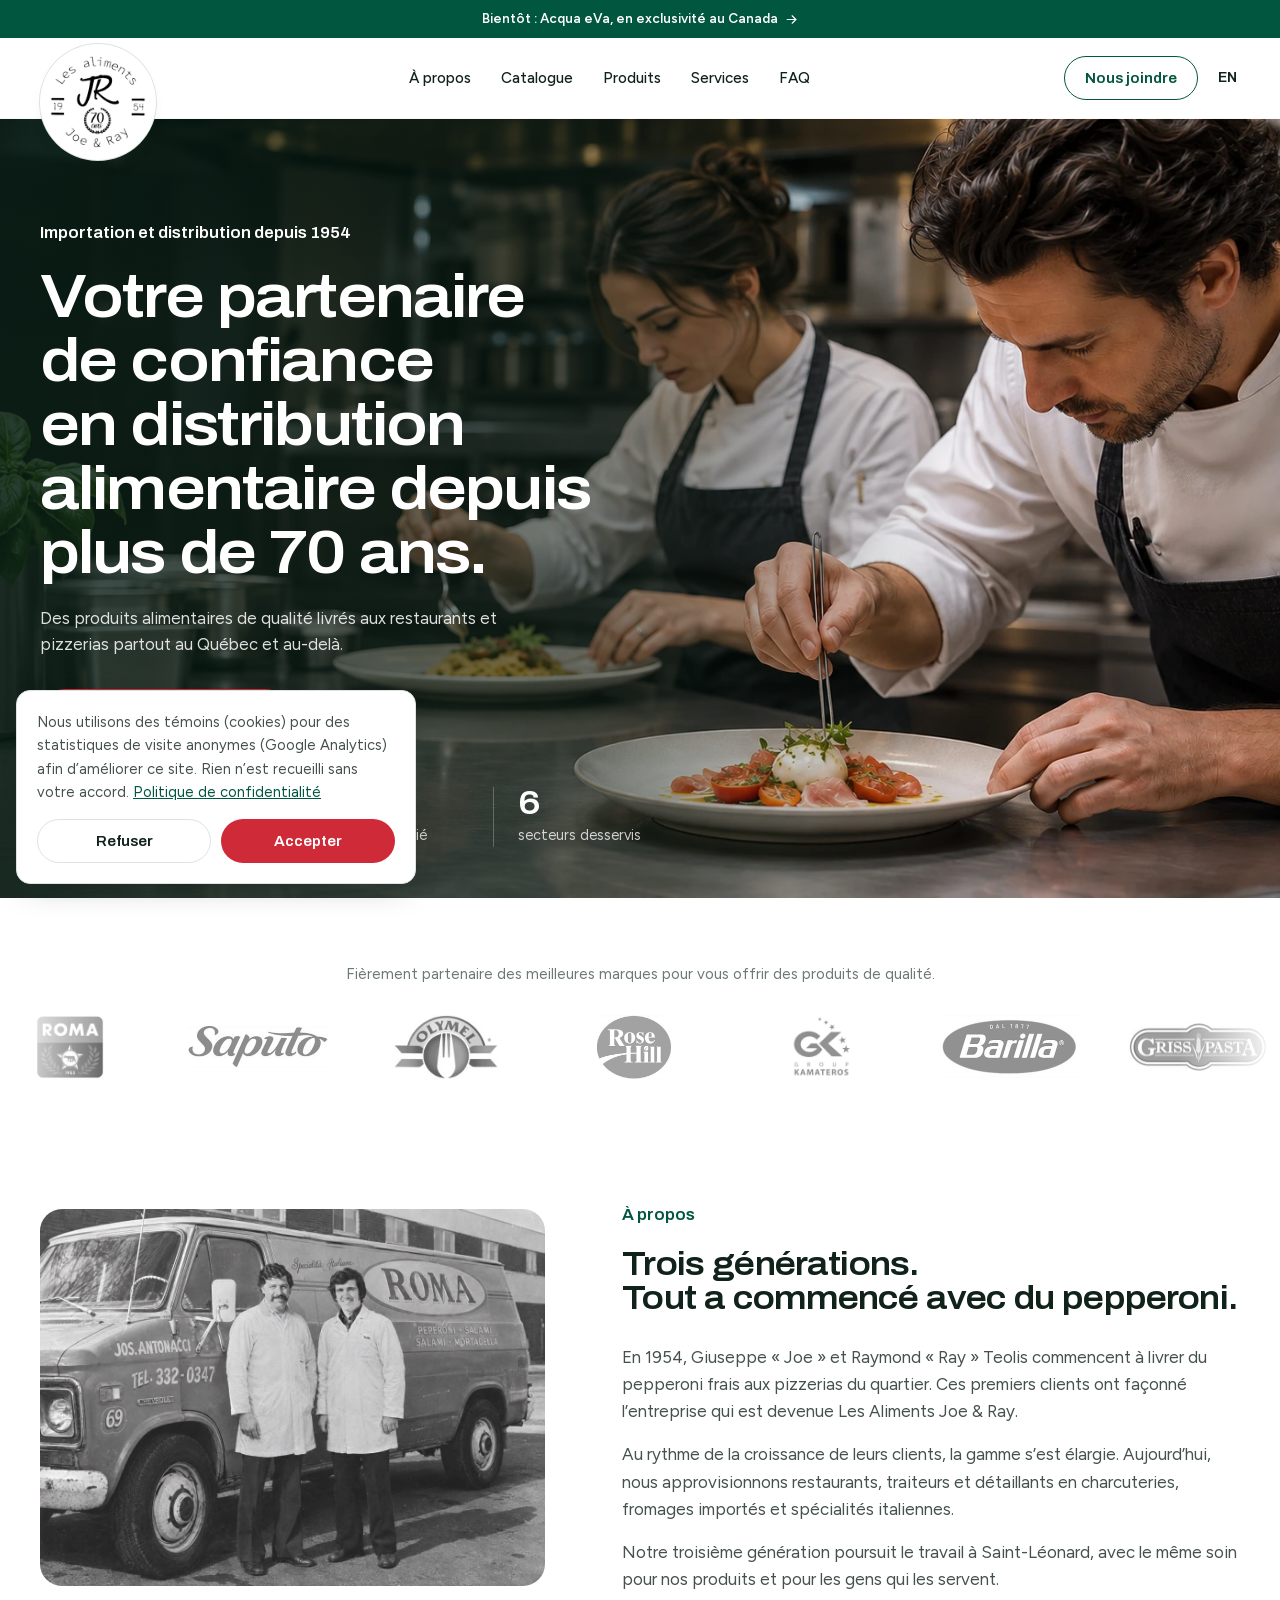
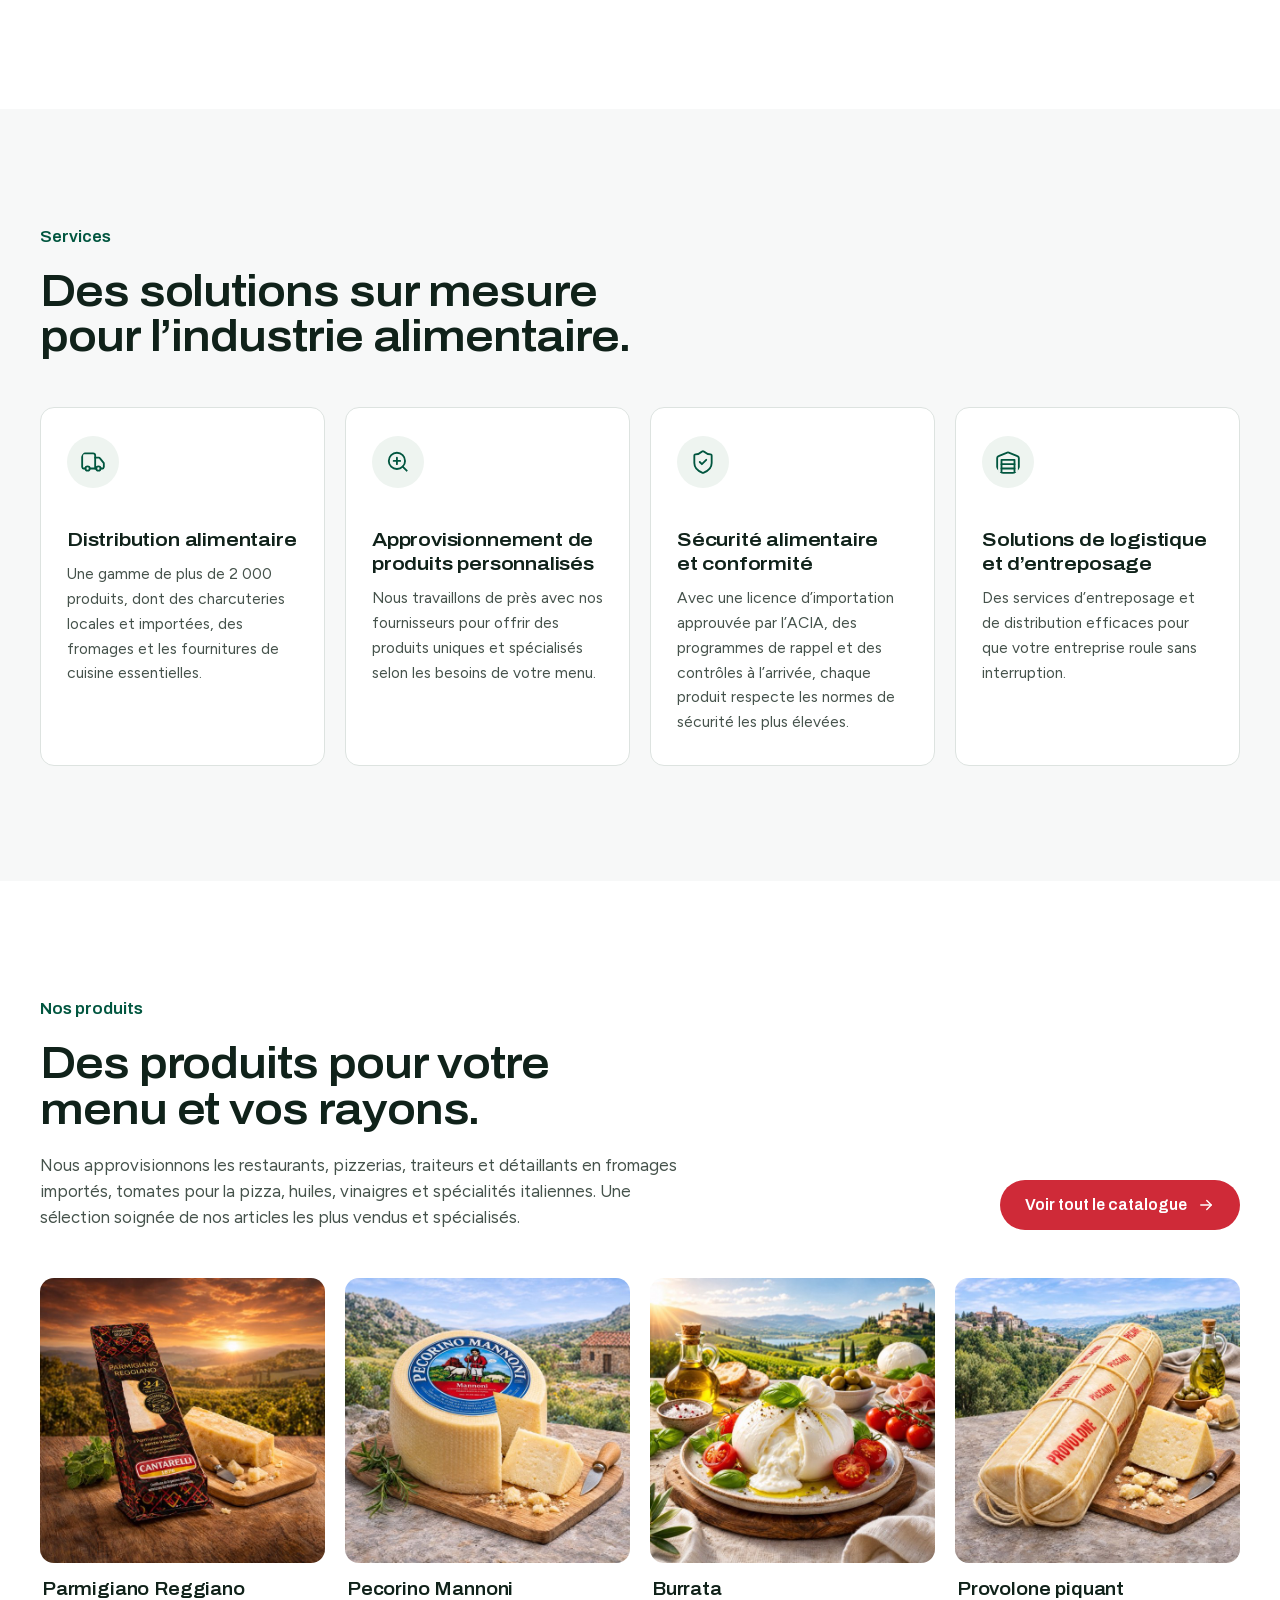
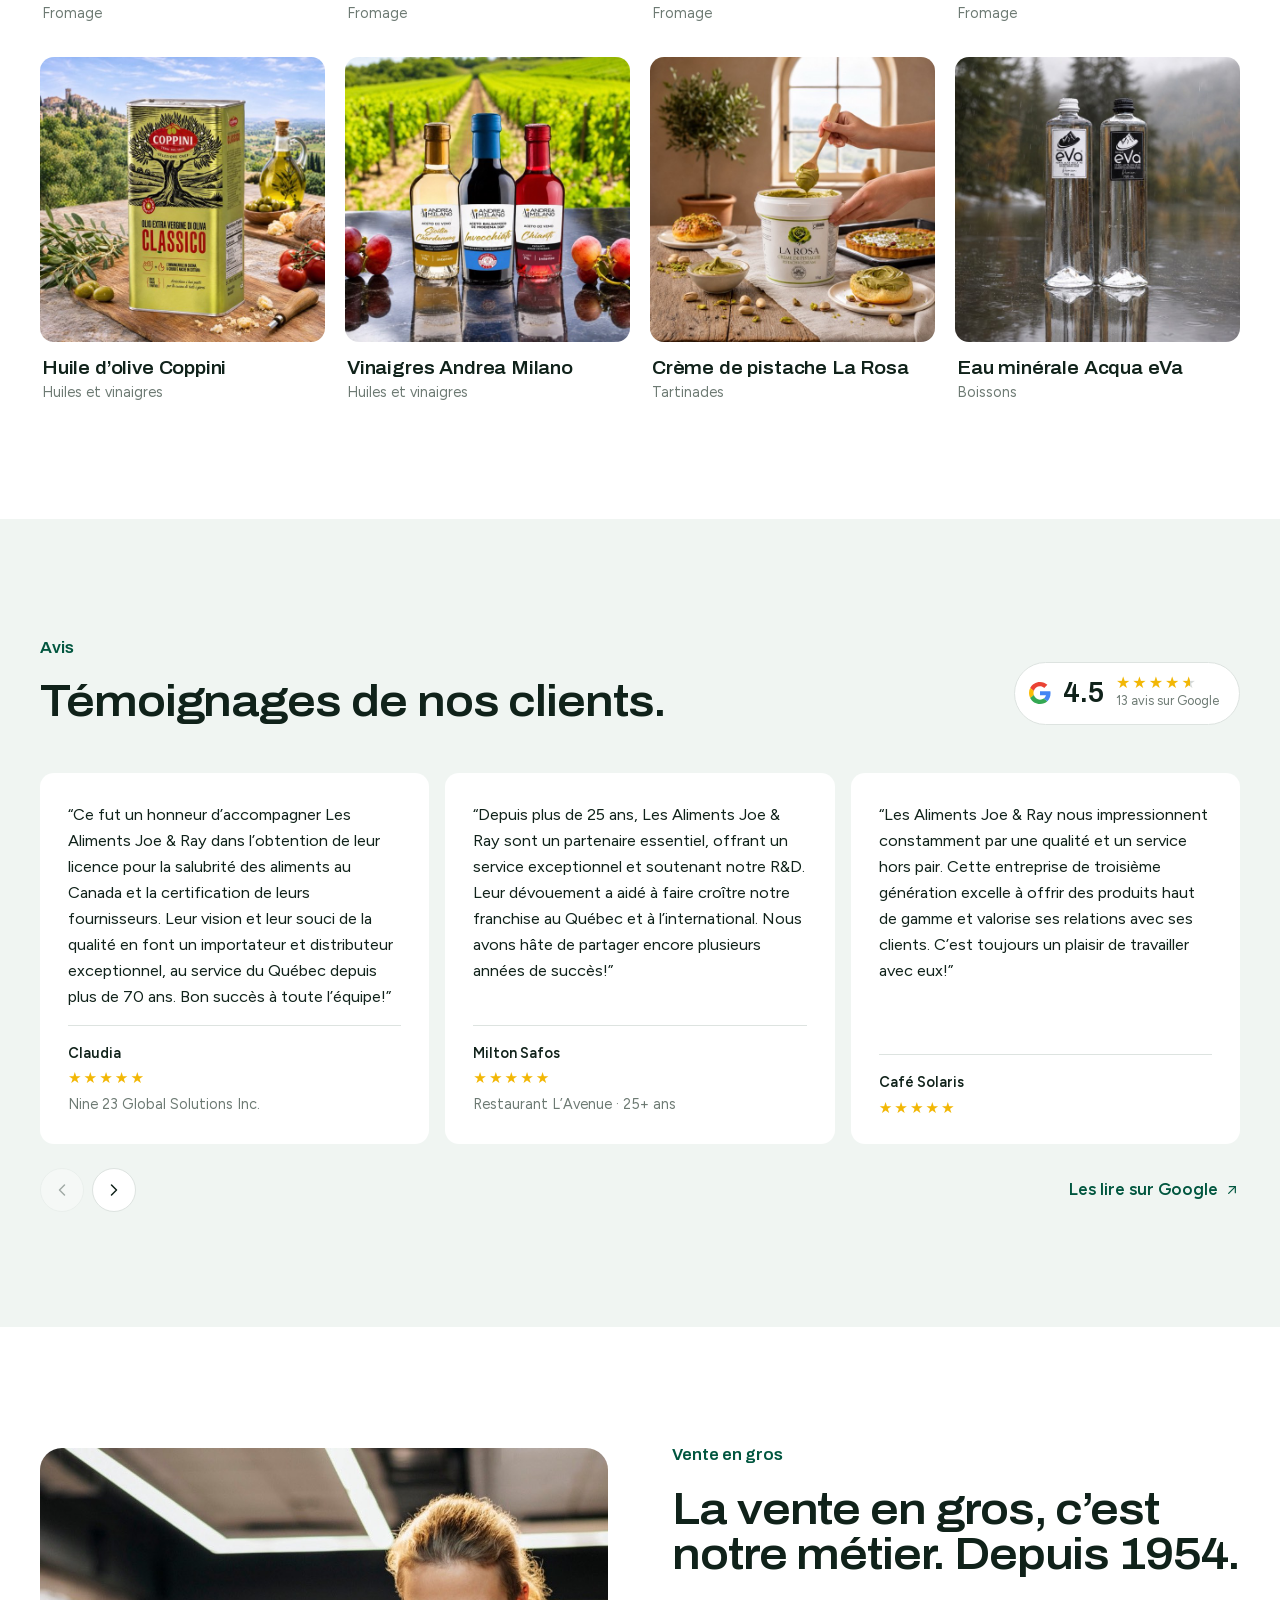
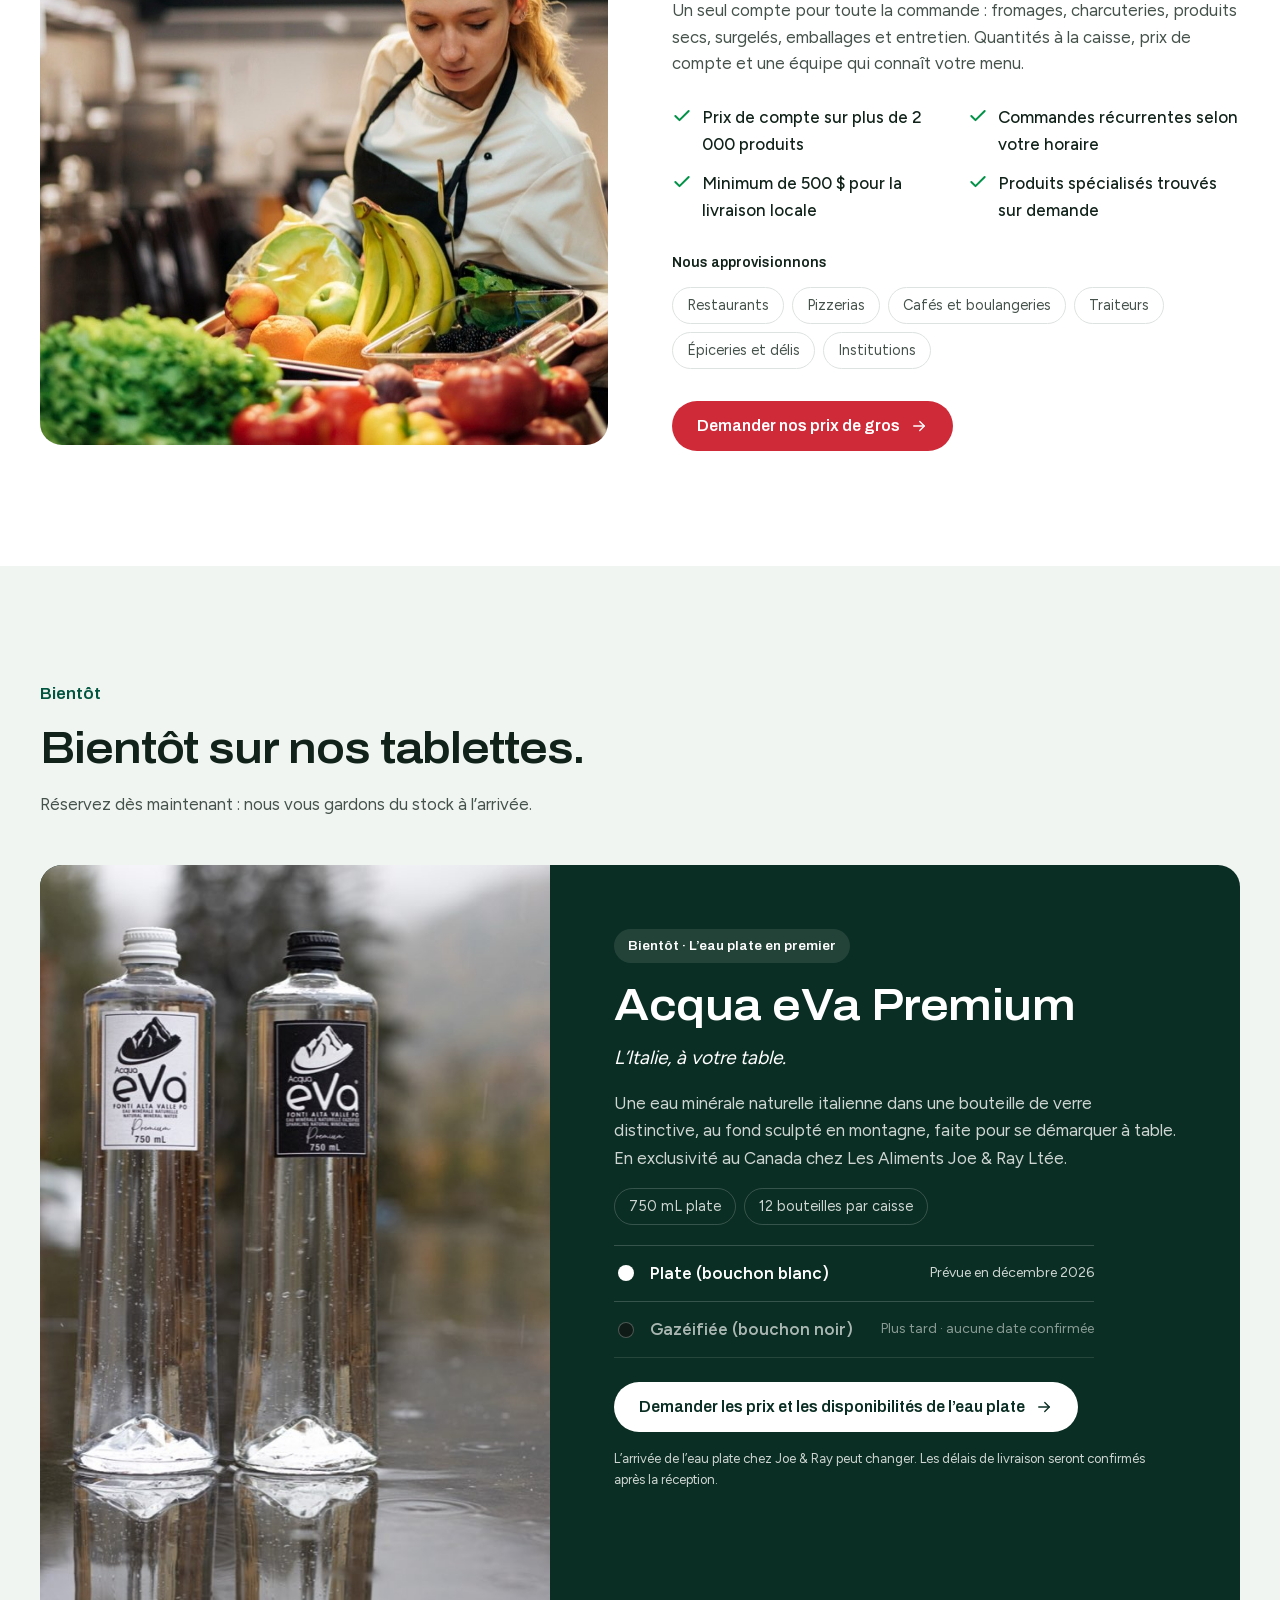
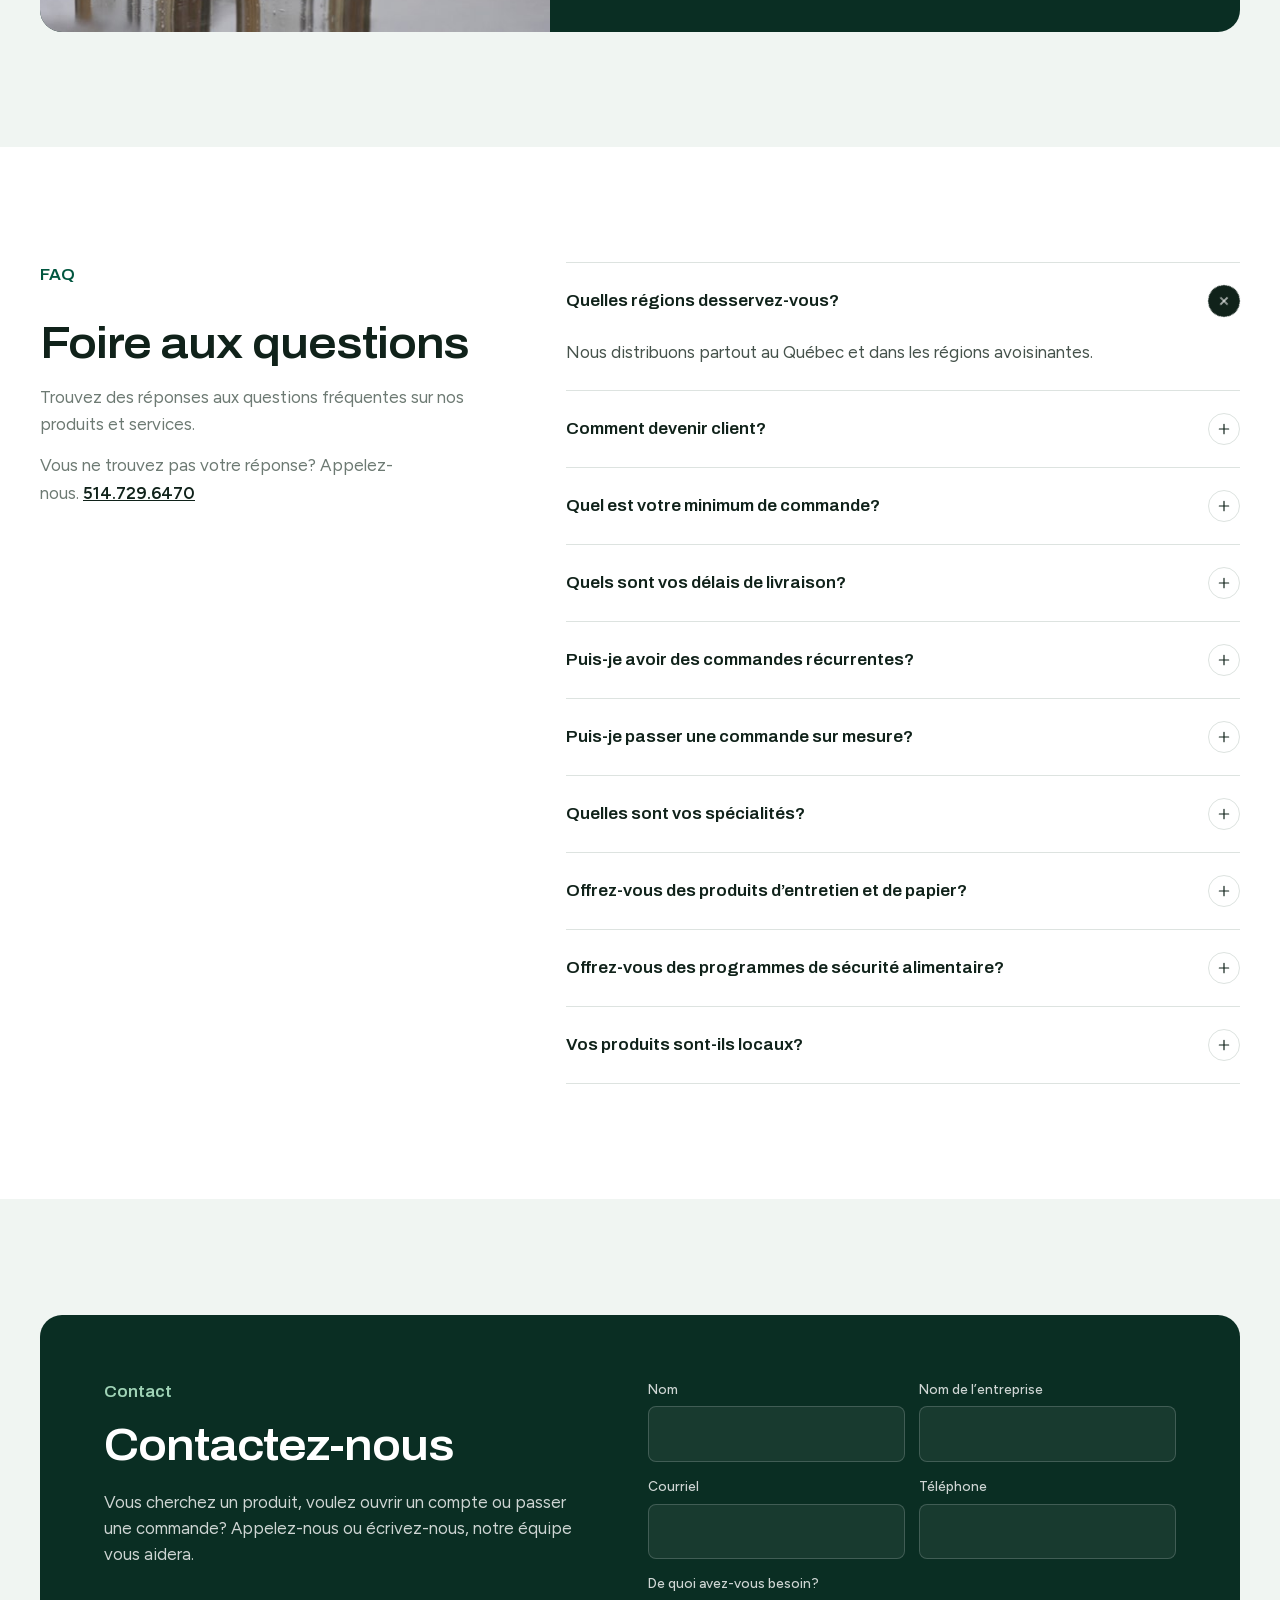
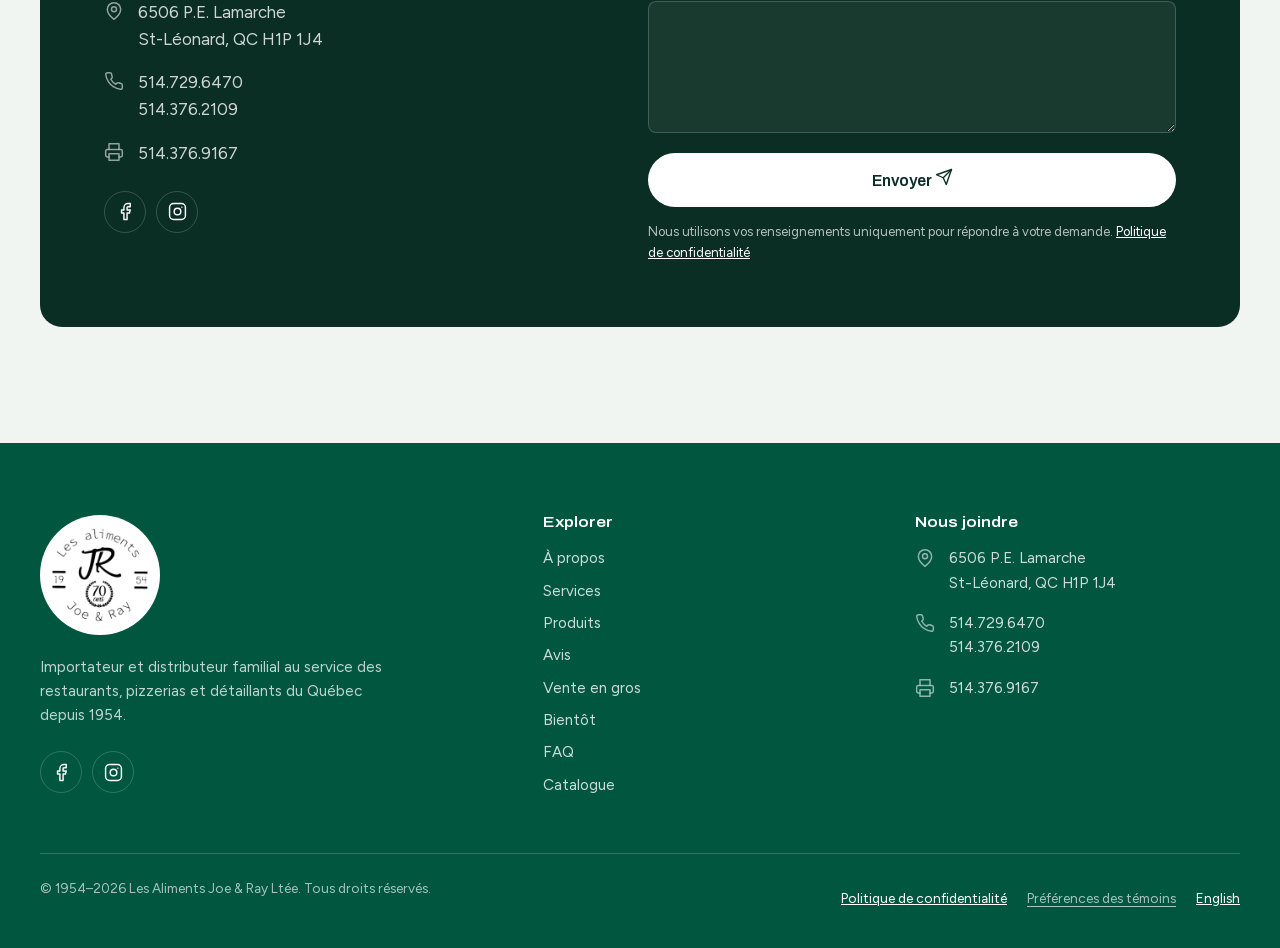
<file: fr/index.html>
<!doctype html>
<html lang="fr-CA">
<!-- GENERATED by build.py from content/. Do not edit by hand. -->
<head>
<meta charset="utf-8">
<meta name="viewport" content="width=device-width, initial-scale=1">
<title>Les Aliments Joe &amp; Ray | Importateur et distributeur alimentaire depuis 1954</title>
<meta name="description" content="Importateur et distributeur familial à Saint-Léonard au service des restaurants, pizzerias, traiteurs et détaillants du Québec. Plus de 2 000 produits. Licence de l’ACIA.">
<link rel="canonical" href="https://alimentsjoeandray.com/fr/">
<link rel="alternate" hreflang="en-CA" href="https://alimentsjoeandray.com/">
<link rel="alternate" hreflang="fr-CA" href="https://alimentsjoeandray.com/fr/">
<link rel="alternate" hreflang="x-default" href="https://alimentsjoeandray.com/">
<meta property="og:type" content="website">
<meta property="og:title" content="Les Aliments Joe &amp; Ray | Importateur et distributeur alimentaire depuis 1954">
<meta property="og:description" content="Importateur et distributeur familial à Saint-Léonard au service des restaurants, pizzerias, traiteurs et détaillants du Québec. Plus de 2 000 produits. Licence de l’ACIA.">
<meta property="og:url" content="https://alimentsjoeandray.com/fr/">
<meta property="og:image" content="https://alimentsjoeandray.com/assets/img/hero-full.webp">
<meta property="og:locale" content="fr_CA">
<meta name="theme-color" content="#01563f">
<link rel="icon" href="/assets/img/favicon.png">
<meta name="google-site-verification" content="nvdpJP9yOwcSlDyPttY3jAWyOK8gILvKpgcRsg1kwzI">
<link rel="preload" href="/assets/fonts/figtree-latin.woff2" as="font" type="font/woff2" crossorigin>
<link rel="preload" href="/assets/fonts/archivo-latin.woff2" as="font" type="font/woff2" crossorigin>
<link rel="stylesheet" href="/assets/css/site.css?v=59e34a7e">
<script src="/assets/js/site.js?v=e019f893" defer></script>
<script type="application/ld+json">{"@context": "https://schema.org", "@type": "WholesaleStore", "name": "Les Aliments Joe & Ray", "legalName": "Les Aliments Joe & Ray Ltée", "url": "https://alimentsjoeandray.com/fr/", "logo": "https://alimentsjoeandray.com/assets/img/logo.png", "image": "https://alimentsjoeandray.com/assets/img/hero-full.webp", "foundingDate": "1954", "telephone": "+1-514-729-6470", "faxNumber": "+1-514-376-9167", "description": "Importateur et distributeur familial à Saint-Léonard au service des restaurants, pizzerias, traiteurs et détaillants du Québec. Plus de 2 000 produits. Licence de l’ACIA.", "areaServed": "Quebec", "address": {"@type": "PostalAddress", "streetAddress": "6506 P.E. Lamarche", "addressLocality": "Saint-Léonard", "addressRegion": "QC", "postalCode": "H1P 1J4", "addressCountry": "CA"}}</script><script type="application/ld+json">{"@context": "https://schema.org", "@type": "FAQPage", "mainEntity": [{"@type": "Question", "name": "Quelles régions desservez-vous?", "acceptedAnswer": {"@type": "Answer", "text": "Nous distribuons partout au Québec et dans les régions avoisinantes."}}, {"@type": "Question", "name": "Comment devenir client?", "acceptedAnswer": {"@type": "Answer", "text": "Remplissez le formulaire ci-dessous ou appelez-nous au 514.729.6470. Nous ouvrirons votre compte et vos prix."}}, {"@type": "Question", "name": "Quel est votre minimum de commande?", "acceptedAnswer": {"@type": "Answer", "text": "500 $ pour les livraisons locales."}}, {"@type": "Question", "name": "Quels sont vos délais de livraison?", "acceptedAnswer": {"@type": "Answer", "text": "Les délais de livraison varient selon l’emplacement. Appelez-nous au 514.729.6470 pour connaître l’horaire de votre secteur."}}, {"@type": "Question", "name": "Puis-je avoir des commandes récurrentes?", "acceptedAnswer": {"@type": "Answer", "text": "Oui. Nous offrons des livraisons récurrentes selon l’horaire de votre cuisine."}}, {"@type": "Question", "name": "Puis-je passer une commande sur mesure?", "acceptedAnswer": {"@type": "Answer", "text": "Oui. Nous collaborons avec nos fournisseurs pour trouver des produits spécialisés pour votre entreprise."}}, {"@type": "Question", "name": "Quelles sont vos spécialités?", "acceptedAnswer": {"@type": "Answer", "text": "Les charcuteries, les fromages et les produits importés, surtout italiens."}}, {"@type": "Question", "name": "Offrez-vous des produits d’entretien et de papier?", "acceptedAnswer": {"@type": "Answer", "text": "Oui, une large gamme de produits d’entretien, d’emballage et de papier pour les entreprises alimentaires."}}, {"@type": "Question", "name": "Offrez-vous des programmes de sécurité alimentaire?", "acceptedAnswer": {"@type": "Answer", "text": "Oui. Nous détenons une licence d’importation de l’ACIA et appliquons des programmes de sécurité alimentaire et de rappel."}}, {"@type": "Question", "name": "Vos produits sont-ils locaux?", "acceptedAnswer": {"@type": "Answer", "text": "Nous offrons un mélange de produits locaux et importés selon vos besoins."}}]}</script>
</head><body data-page="home" data-ga="G-JQ5V6RXPCJ" data-ga-hosts="alimentsjoeandray.com www.alimentsjoeandray.com">
<svg width="0" height="0" style="position:absolute" aria-hidden="true"><defs>
<symbol id="i-facebook" viewBox="0 0 24 24"><path d="M18 2h-3a5 5 0 0 0-5 5v3H7v4h3v8h4v-8h3l1-4h-4V7a1 1 0 0 1 1-1h3z"/></symbol>
<symbol id="i-instagram" viewBox="0 0 24 24"><rect width="20" height="20" x="2" y="2" rx="5"/><circle cx="12" cy="12" r="4.2"/><path d="M17.5 6.5h.01"/></symbol>
<symbol id="i-search" viewBox="0 0 24 24"><circle cx="11" cy="11" r="7.5"/><path d="m20.5 20.5-4.2-4.2"/></symbol>
<symbol id="i-arrow" viewBox="0 0 24 24"><path d="M5 12h14"/><path d="m13 6 6 6-6 6"/></symbol>
<symbol id="i-arrow-ur" viewBox="0 0 24 24"><path d="M7 17 17 7"/><path d="M8 7h9v9"/></symbol>
<symbol id="i-left" viewBox="0 0 24 24"><path d="m15 18-6-6 6-6"/></symbol>
<symbol id="i-right" viewBox="0 0 24 24"><path d="m9 18 6-6-6-6"/></symbol>
<symbol id="i-plus" viewBox="0 0 24 24"><path d="M5 12h14M12 5v14"/></symbol>
<symbol id="i-menu" viewBox="0 0 24 24"><path d="M4 7h16M4 12h16M4 17h16"/></symbol>
<symbol id="i-x" viewBox="0 0 24 24"><path d="M18 6 6 18M6 6l12 12"/></symbol>
<symbol id="i-check" viewBox="0 0 24 24"><path d="M20 6 9 17l-5-5"/></symbol>
<symbol id="i-copy" viewBox="0 0 24 24"><rect width="13" height="13" x="8" y="8" rx="2"/><path d="M4 16c-1.1 0-2-.9-2-2V4c0-1.1.9-2 2-2h10c1.1 0 2 .9 2 2"/></symbol>
<symbol id="i-phone" viewBox="0 0 24 24"><path d="M22 16.9v3a2 2 0 0 1-2.2 2 19.8 19.8 0 0 1-8.6-3.1 19.5 19.5 0 0 1-6-6A19.8 19.8 0 0 1 2.1 4.2 2 2 0 0 1 4.1 2h3a2 2 0 0 1 2 1.7c.1.9.4 1.9.7 2.8a2 2 0 0 1-.5 2.1L8.1 9.9a16 16 0 0 0 6 6l1.3-1.3a2 2 0 0 1 2.1-.4c.9.3 1.8.6 2.8.7a2 2 0 0 1 1.7 2z"/></symbol>
<symbol id="i-pin" viewBox="0 0 24 24"><path d="M20 10c0 6-8 12-8 12s-8-6-8-12a8 8 0 0 1 16 0Z"/><circle cx="12" cy="10" r="3"/></symbol>
<symbol id="i-fax" viewBox="0 0 24 24"><path d="M6 9V2h12v7"/><path d="M6 18H4a2 2 0 0 1-2-2v-5a2 2 0 0 1 2-2h16a2 2 0 0 1 2 2v5a2 2 0 0 1-2 2h-2"/><rect x="6" y="14" width="12" height="8"/></symbol>
<symbol id="i-send" viewBox="0 0 24 24"><path d="m22 2-7 20-4-9-9-4Z"/><path d="M22 2 11 13"/></symbol>
<symbol id="i-alert" viewBox="0 0 24 24"><circle cx="12" cy="12" r="10"/><path d="M12 8v4M12 16h.01"/></symbol>
<symbol id="i-truck" viewBox="0 0 24 24"><path d="M14 18V6a2 2 0 0 0-2-2H4a2 2 0 0 0-2 2v11a1 1 0 0 0 1 1h2"/><path d="M15 18H9"/><path d="M19 18h2a1 1 0 0 0 1-1v-3.6a1 1 0 0 0-.2-.6l-3.5-4.4a1 1 0 0 0-.8-.4H14"/><circle cx="17" cy="18" r="2"/><circle cx="7" cy="18" r="2"/></symbol>
<symbol id="i-sourcing" viewBox="0 0 24 24"><circle cx="11" cy="11" r="7.5"/><path d="m20.5 20.5-4.2-4.2"/><path d="M8 11h6M11 8v6"/></symbol>
<symbol id="i-shield" viewBox="0 0 24 24"><path d="M20 13c0 5-3.5 7.5-7.7 9a1 1 0 0 1-.7 0C7.5 20.5 4 18 4 13V6a1 1 0 0 1 1-1c2 0 4.5-1.2 6.2-2.7a1.2 1.2 0 0 1 1.5 0C14.5 3.8 17 5 19 5a1 1 0 0 1 1 1z"/><path d="m9 12 2 2 4-4"/></symbol>
<symbol id="i-warehouse" viewBox="0 0 24 24"><path d="M22 8.4V20a2 2 0 0 1-2 2H4a2 2 0 0 1-2-2V8.4a2 2 0 0 1 1.3-1.9l8-3.2a2 2 0 0 1 1.4 0l8 3.2A2 2 0 0 1 22 8.4Z"/><path d="M6 18h12M6 14h12"/><path d="M6 22V10h12v12"/></symbol>
</defs></svg>
<a class="skip" href="#main">Passer au contenu</a>
<header class="site-header">
  <div class="announce">
    <div class="wrap announce-in">
      <a href="/fr/#coming-soon">Bientôt : Acqua eVa, en exclusivité au Canada <svg class="i" aria-hidden="true"><use href="#i-arrow"/></svg></a>
    </div>
  </div>
  <div class="wrap bar">
    <a class="brand" href="/fr/" aria-label="Les Aliments Joe &amp; Ray">
      <img src="/assets/img/logo-mark.png?v=b7798417" alt="" width="508" height="508">
    </a>
    <nav class="nav" id="menu" popover aria-label="Main">
      <button class="icon-btn nav-close" popovertarget="menu" popovertargetaction="hide" aria-label="Fermer"><svg class="i" aria-hidden="true"><use href="#i-x"/></svg></button>
      <ul><li><a href="/fr/#about">À propos</a></li><li><a href="/fr/product-catalogue/">Catalogue</a></li><li><a href="/fr/#products">Produits</a></li><li><a href="/fr/#services">Services</a></li><li><a href="/fr/#faq">FAQ</a></li></ul>
      <div class="nav-foot">
        <a class="btn btn-primary" href="/fr/#contact">Nous joindre</a>
      </div>
    </nav>
    <div class="bar-actions">
      <a class="btn btn-outline hide-sm" href="/fr/#contact">Nous joindre</a>
      <a class="lang" href="/" hreflang="en" lang="en" aria-label="English">EN</a>
      <button class="icon-btn menu-btn" popovertarget="menu" aria-label="Menu"><svg class="i" aria-hidden="true"><use href="#i-menu"/></svg></button>
    </div>
  </div>
</header>
<main id="main">
<section class="hero">
  <div class="wrap hero-inner">
    <div class="hero-copy">
      <p class="eyebrow">Importation et distribution depuis 1954</p>
      <h1>Votre partenaire de confiance en distribution alimentaire depuis plus de 70 ans.</h1>
      <p class="lead">Des produits alimentaires de qualité livrés aux restaurants et pizzerias partout au Québec et au-delà.</p>
      <div class="row">
        <a class="btn btn-primary" href="/fr/product-catalogue/">Consulter le catalogue <svg class="i" aria-hidden="true"><use href="#i-arrow"/></svg></a>
      </div>
      <ul class="hero-stats" aria-label="Les Aliments Joe &amp; Ray en chiffres"><li><strong>2 000+</strong><span>produits locaux et importés</span></li><li><strong>ACIA</strong><span>importateur licencié</span></li><li><strong>6</strong><span>secteurs desservis</span></li></ul>
    </div>
    <figure class="hero-media">
      <picture>
        <source media="(max-width: 640px)" srcset="/assets/img/hero-mobile.jpg" width="640" height="887">
        <img src="/assets/img/hero-full.webp" alt="Deux chefs dressent de la burrata, des tomates et des pâtes sur un comptoir en inox" width="1774" height="887" fetchpriority="high">
      </picture>
    </figure>
  </div>
</section>

<section class="brands" aria-label="Partenaires de marques en qui nos clients ont confiance.">
  <div class="wrap brands-head">
    <p>Fièrement partenaire des meilleures marques pour vous offrir des produits de qualité.</p>
  </div>
  <div class="logo-rail"><ul class="logo-track"><li><a href="https://alimentsroma.com/" target="_blank" rel="noopener" title="Aliments Roma"><img src="/assets/img/brands/clogo17.jpg" alt="Aliments Roma" loading="lazy"></a></li><li><a href="https://saputo.com/" target="_blank" rel="noopener" title="Saputo"><img src="/assets/img/brands/clogo1.jpg" alt="Saputo" loading="lazy"></a></li><li><a href="https://www.olymel.ca/fr/" target="_blank" rel="noopener" title="Olymel"><img src="/assets/img/brands/clogo3.jpg" alt="Olymel" loading="lazy"></a></li><li><a href="https://www.rosehillfoods.com/home.html" target="_blank" rel="noopener" title="Rosehill Foods"><img src="/assets/img/brands/clogo12.jpg" alt="Rosehill Foods" loading="lazy"></a></li><li><a href="https://groupkamateros.com/" target="_blank" rel="noopener" title="Kamateros"><img src="/assets/img/brands/clogo14.jpg" alt="Kamateros" loading="lazy"></a></li><li><a href="https://www.barilla.com/en-ca" target="_blank" rel="noopener" title="Barilla"><img src="/assets/img/brands/clogo8.jpg" alt="Barilla" loading="lazy"></a></li><li><a href="https://www.grisspasta.com/home.html" target="_blank" rel="noopener" title="Griss"><img src="/assets/img/brands/clogo5.jpg" alt="Griss" loading="lazy"></a></li><li><a href="https://daboomdesserts.com/" target="_blank" rel="noopener" title="Daboom Desserts"><img src="/assets/img/brands/clogo16.jpg" alt="Daboom Desserts" loading="lazy"></a></li><li><a href="https://boulangerielepicurien.com/" target="_blank" rel="noopener" title="Boulangerie L’Épicurien"><img src="/assets/img/brands/clogo6.jpg" alt="Boulangerie L’Épicurien" loading="lazy"></a></li><li><a href="https://zarpellon.it/" target="_blank" rel="noopener" title="Zarpellon"><img src="/assets/img/brands/clogo9.jpg" alt="Zarpellon" loading="lazy"></a></li><li><a href="https://www.coppini.com/en/" target="_blank" rel="noopener" title="Coppini"><img src="/assets/img/brands/clogo15.jpg" alt="Coppini" loading="lazy"></a></li><li><a href="https://www.acetomilano.it/en/" target="_blank" rel="noopener" title="Acetificio Andrea Milano"><img src="/assets/img/brands/clogo11.jpg" alt="Acetificio Andrea Milano" loading="lazy"></a></li><li><a href="https://lesters.ca/en/" target="_blank" rel="noopener" title="Lester’s"><img src="/assets/img/brands/clogo10.jpg" alt="Lester’s" loading="lazy"></a></li><li><a href="https://www.mitchellincoln.ca/" target="_blank" rel="noopener" title="Mitchell"><img src="/assets/img/brands/clogo4-1.jpg" alt="Mitchell" loading="lazy"></a></li><li><a href="https://www.highlinerfoodservice.com/" target="_blank" rel="noopener" title="High Liner"><img src="/assets/img/brands/clogo13.jpg" alt="High Liner" loading="lazy"></a></li><li><a href="https://www.livabec.ca/" target="_blank" rel="noopener" title="Livabec"><img src="/assets/img/brands/clogo2.jpg" alt="Livabec" loading="lazy"></a></li><li><a href="https://www.vinsar.ca/" target="_blank" rel="noopener" title="Vinsar"><img src="/assets/img/brands/clogo7.jpg" alt="Vinsar" loading="lazy"></a></li><li><a href="https://www.mapleleaffoods.com/" target="_blank" rel="noopener" title="Maple Leaf"><img src="/assets/img/brands/maple_leaf.jpg" alt="Maple Leaf" loading="lazy"></a></li><li><a href="https://viaufoods.com/en/" target="_blank" rel="noopener" title="Viau"><img src="/assets/img/brands/viau.jpg" alt="Viau" loading="lazy"></a></li><li aria-hidden="true"><a href="https://alimentsroma.com/" target="_blank" rel="noopener" title="Aliments Roma" tabindex="-1"><img src="/assets/img/brands/clogo17.jpg" alt="" loading="lazy"></a></li><li aria-hidden="true"><a href="https://saputo.com/" target="_blank" rel="noopener" title="Saputo" tabindex="-1"><img src="/assets/img/brands/clogo1.jpg" alt="" loading="lazy"></a></li><li aria-hidden="true"><a href="https://www.olymel.ca/fr/" target="_blank" rel="noopener" title="Olymel" tabindex="-1"><img src="/assets/img/brands/clogo3.jpg" alt="" loading="lazy"></a></li><li aria-hidden="true"><a href="https://www.rosehillfoods.com/home.html" target="_blank" rel="noopener" title="Rosehill Foods" tabindex="-1"><img src="/assets/img/brands/clogo12.jpg" alt="" loading="lazy"></a></li><li aria-hidden="true"><a href="https://groupkamateros.com/" target="_blank" rel="noopener" title="Kamateros" tabindex="-1"><img src="/assets/img/brands/clogo14.jpg" alt="" loading="lazy"></a></li><li aria-hidden="true"><a href="https://www.barilla.com/en-ca" target="_blank" rel="noopener" title="Barilla" tabindex="-1"><img src="/assets/img/brands/clogo8.jpg" alt="" loading="lazy"></a></li><li aria-hidden="true"><a href="https://www.grisspasta.com/home.html" target="_blank" rel="noopener" title="Griss" tabindex="-1"><img src="/assets/img/brands/clogo5.jpg" alt="" loading="lazy"></a></li><li aria-hidden="true"><a href="https://daboomdesserts.com/" target="_blank" rel="noopener" title="Daboom Desserts" tabindex="-1"><img src="/assets/img/brands/clogo16.jpg" alt="" loading="lazy"></a></li><li aria-hidden="true"><a href="https://boulangerielepicurien.com/" target="_blank" rel="noopener" title="Boulangerie L’Épicurien" tabindex="-1"><img src="/assets/img/brands/clogo6.jpg" alt="" loading="lazy"></a></li><li aria-hidden="true"><a href="https://zarpellon.it/" target="_blank" rel="noopener" title="Zarpellon" tabindex="-1"><img src="/assets/img/brands/clogo9.jpg" alt="" loading="lazy"></a></li><li aria-hidden="true"><a href="https://www.coppini.com/en/" target="_blank" rel="noopener" title="Coppini" tabindex="-1"><img src="/assets/img/brands/clogo15.jpg" alt="" loading="lazy"></a></li><li aria-hidden="true"><a href="https://www.acetomilano.it/en/" target="_blank" rel="noopener" title="Acetificio Andrea Milano" tabindex="-1"><img src="/assets/img/brands/clogo11.jpg" alt="" loading="lazy"></a></li><li aria-hidden="true"><a href="https://lesters.ca/en/" target="_blank" rel="noopener" title="Lester’s" tabindex="-1"><img src="/assets/img/brands/clogo10.jpg" alt="" loading="lazy"></a></li><li aria-hidden="true"><a href="https://www.mitchellincoln.ca/" target="_blank" rel="noopener" title="Mitchell" tabindex="-1"><img src="/assets/img/brands/clogo4-1.jpg" alt="" loading="lazy"></a></li><li aria-hidden="true"><a href="https://www.highlinerfoodservice.com/" target="_blank" rel="noopener" title="High Liner" tabindex="-1"><img src="/assets/img/brands/clogo13.jpg" alt="" loading="lazy"></a></li><li aria-hidden="true"><a href="https://www.livabec.ca/" target="_blank" rel="noopener" title="Livabec" tabindex="-1"><img src="/assets/img/brands/clogo2.jpg" alt="" loading="lazy"></a></li><li aria-hidden="true"><a href="https://www.vinsar.ca/" target="_blank" rel="noopener" title="Vinsar" tabindex="-1"><img src="/assets/img/brands/clogo7.jpg" alt="" loading="lazy"></a></li><li aria-hidden="true"><a href="https://www.mapleleaffoods.com/" target="_blank" rel="noopener" title="Maple Leaf" tabindex="-1"><img src="/assets/img/brands/maple_leaf.jpg" alt="" loading="lazy"></a></li><li aria-hidden="true"><a href="https://viaufoods.com/en/" target="_blank" rel="noopener" title="Viau" tabindex="-1"><img src="/assets/img/brands/viau.jpg" alt="" loading="lazy"></a></li></ul></div>
</section>

<section class="section about" id="about">
  <div class="wrap about-grid">
    <figure class="about-media"><img src="/assets/img/history.jpg?v=042ffc6e" alt="Photo noir et blanc de deux hommes en sarrau blanc devant une ancienne camionnette de livraison" loading="lazy" width="1100" height="821"></figure>
    <div class="about-copy">
      <p class="eyebrow">À propos</p>
      <h2><span>Trois générations.</span><span>Tout a commencé avec du pepperoni.</span></h2>
      <p>En 1954, Giuseppe « Joe » et Raymond « Ray » Teolis commencent à livrer du pepperoni frais aux pizzerias du quartier. Ces premiers clients ont façonné l’entreprise qui est devenue Les Aliments Joe &amp; Ray.</p><p>Au rythme de la croissance de leurs clients, la gamme s’est élargie. Aujourd’hui, nous approvisionnons restaurants, traiteurs et détaillants en charcuteries, fromages importés et spécialités italiennes.</p><p>Notre troisième génération poursuit le travail à Saint-Léonard, avec le même soin pour nos produits et pour les gens qui les servent.</p>
    </div>
  </div>
</section>


<section class="section" id="services">
  <div class="wrap">
    <header class="section-head">
      <p class="eyebrow">Services</p>
      <h2>Des solutions sur mesure pour l’industrie alimentaire.</h2>
    </header>
    <ul class="services">
      <li class="service">
        <span class="service-top"><svg class="i service-icon" aria-hidden="true"><use href="#i-truck"/></svg></span>
        <h3>Distribution alimentaire</h3>
        <p>Une gamme de plus de 2 000 produits, dont des charcuteries locales et importées, des fromages et les fournitures de cuisine essentielles.</p>
      </li>
      <li class="service">
        <span class="service-top"><svg class="i service-icon" aria-hidden="true"><use href="#i-sourcing"/></svg></span>
        <h3>Approvisionnement de produits personnalisés</h3>
        <p>Nous travaillons de près avec nos fournisseurs pour offrir des produits uniques et spécialisés selon les besoins de votre menu.</p>
      </li>
      <li class="service">
        <span class="service-top"><svg class="i service-icon" aria-hidden="true"><use href="#i-shield"/></svg></span>
        <h3>Sécurité alimentaire et conformité</h3>
        <p>Avec une licence d’importation approuvée par l’ACIA, des programmes de rappel et des contrôles à l’arrivée, chaque produit respecte les normes de sécurité les plus élevées.</p>
      </li>
      <li class="service">
        <span class="service-top"><svg class="i service-icon" aria-hidden="true"><use href="#i-warehouse"/></svg></span>
        <h3>Solutions de logistique et d’entreposage</h3>
        <p>Des services d’entreposage et de distribution efficaces pour que votre entreprise roule sans interruption.</p>
      </li></ul>
  </div>
</section>

<section class="section products-section" id="products">
  <div class="wrap">
    <header class="section-head split">
      <div>
        <p class="eyebrow">Nos produits</p>
        <h2>Des produits pour votre menu et vos rayons.</h2>
        <p class="lead">Nous approvisionnons les restaurants, pizzerias, traiteurs et détaillants en fromages importés, tomates pour la pizza, huiles, vinaigres et spécialités italiennes. Une sélection soignée de nos articles les plus vendus et spécialisés.</p>
      </div>
      <a class="btn btn-primary" href="/fr/product-catalogue/">Voir tout le catalogue <svg class="i" aria-hidden="true"><use href="#i-arrow"/></svg></a>
    </header>
    <ul class="product-grid">
      <li class="tile">
        <a href="/fr/product-catalogue/?q=parmigiano">
          <span class="tile-img"><img src="/assets/img/products/parmigiano-reggiano.jpg?v=139b9a8c" alt="" loading="lazy"></span>
          <span class="tile-cap"><span class="tile-name">Parmigiano Reggiano</span><span class="tile-meta">Fromage<span class="tile-ask">Demander un prix <svg class="i" aria-hidden="true"><use href="#i-arrow"/></svg></span></span></span>
        </a>
      </li>
      <li class="tile">
        <a href="/fr/product-catalogue/?q=pecorino">
          <span class="tile-img"><img src="/assets/img/products/pecorino-mannoni.jpg?v=6759cbf9" alt="" loading="lazy"></span>
          <span class="tile-cap"><span class="tile-name">Pecorino Mannoni</span><span class="tile-meta">Fromage<span class="tile-ask">Demander un prix <svg class="i" aria-hidden="true"><use href="#i-arrow"/></svg></span></span></span>
        </a>
      </li>
      <li class="tile">
        <a href="/fr/product-catalogue/?q=burrata">
          <span class="tile-img"><img src="/assets/img/products/burrata.jpg?v=a0beccbb" alt="" loading="lazy"></span>
          <span class="tile-cap"><span class="tile-name">Burrata</span><span class="tile-meta">Fromage<span class="tile-ask">Demander un prix <svg class="i" aria-hidden="true"><use href="#i-arrow"/></svg></span></span></span>
        </a>
      </li>
      <li class="tile">
        <a href="/fr/product-catalogue/?q=provolone">
          <span class="tile-img"><img src="/assets/img/products/provolone-piccante.jpg?v=e392c460" alt="" loading="lazy"></span>
          <span class="tile-cap"><span class="tile-name">Provolone piquant</span><span class="tile-meta">Fromage<span class="tile-ask">Demander un prix <svg class="i" aria-hidden="true"><use href="#i-arrow"/></svg></span></span></span>
        </a>
      </li>
      <li class="tile">
        <a href="/fr/product-catalogue/?q=coppini">
          <span class="tile-img"><img src="/assets/img/products/coppini-olive-oil.jpg?v=b0614817" alt="" loading="lazy"></span>
          <span class="tile-cap"><span class="tile-name">Huile d’olive Coppini</span><span class="tile-meta">Huiles et vinaigres<span class="tile-ask">Demander un prix <svg class="i" aria-hidden="true"><use href="#i-arrow"/></svg></span></span></span>
        </a>
      </li>
      <li class="tile">
        <a href="/fr/product-catalogue/?q=milano">
          <span class="tile-img"><img src="/assets/img/products/andrea-milano-vinegars.jpg?v=1315c91b" alt="" loading="lazy"></span>
          <span class="tile-cap"><span class="tile-name">Vinaigres Andrea Milano</span><span class="tile-meta">Huiles et vinaigres<span class="tile-ask">Demander un prix <svg class="i" aria-hidden="true"><use href="#i-arrow"/></svg></span></span></span>
        </a>
      </li>
      <li class="tile">
        <a href="/fr/product-catalogue/?q=pistach">
          <span class="tile-img"><img src="/assets/img/products/la-rosa-pistachio.jpg?v=41566ba3" alt="" loading="lazy"></span>
          <span class="tile-cap"><span class="tile-name">Crème de pistache La Rosa</span><span class="tile-meta">Tartinades<span class="tile-ask">Demander un prix <svg class="i" aria-hidden="true"><use href="#i-arrow"/></svg></span></span></span>
        </a>
      </li>
      <li class="tile">
        <a href="/fr/product-catalogue/?q=eva">
          <span class="tile-img"><img src="/assets/img/products/acqua-eva.jpg?v=a894d54f" alt="" loading="lazy"></span>
          <span class="tile-cap"><span class="tile-name">Eau minérale Acqua eVa</span><span class="tile-meta">Boissons<span class="tile-ask">Demander un prix <svg class="i" aria-hidden="true"><use href="#i-arrow"/></svg></span></span></span>
        </a>
      </li></ul>
  </div>
</section>

<section class="section reviews" id="testimonials">
  <div class="wrap">
    <header class="section-head split">
      <div>
        <p class="eyebrow">Avis</p>
        <h2>Témoignages de nos clients.</h2>
      </div>
      <a class="g-summary" href="https://www.google.com/maps/place/Aliments+Jos+%26+Ray+Inc/@45.5988134,-73.5892397,17z/data=!4m8!3m7!1s0x4cc91e59d80cbb27:0xc047691927ea8c94!8m2!3d45.5988134!4d-73.5892397!9m1!1b1" target="_blank" rel="noopener">
        <svg class="g-logo" viewBox="0 0 48 48" aria-hidden="true"><path fill="#EA4335" d="M24 9.5c3.54 0 6.71 1.22 9.21 3.6l6.85-6.85C35.9 2.38 30.47 0 24 0 14.62 0 6.51 5.38 2.56 13.22l7.98 6.19C12.43 13.72 17.74 9.5 24 9.5z"/><path fill="#4285F4" d="M46.98 24.55c0-1.57-.15-3.09-.38-4.55H24v9.02h12.94c-.58 2.96-2.26 5.48-4.78 7.18l7.73 6c4.51-4.18 7.09-10.36 7.09-17.65z"/><path fill="#FBBC05" d="M10.53 28.59c-.48-1.45-.76-2.99-.76-4.59s.27-3.14.76-4.59l-7.98-6.19C.92 16.46 0 20.12 0 24c0 3.88.92 7.54 2.56 10.78l7.97-6.19z"/><path fill="#34A853" d="M24 48c6.48 0 11.93-2.13 15.89-5.81l-7.73-6c-2.15 1.45-4.92 2.3-8.16 2.3-6.26 0-11.57-4.22-13.47-9.91l-7.98 6.19C6.51 42.62 14.62 48 24 48z"/></svg>
        <span class="g-score">4.5</span>
        <span><span class="stars" style="--r:4.5" aria-label="4.5 / 5"></span><small>13 avis sur Google</small></span>
      </a>
    </header>
    <ul class="review-track" id="reviews" tabindex="0" aria-label="Témoignages de nos clients.">
      <li class="review">
        <blockquote><p>Ce fut un honneur d’accompagner Les Aliments Joe &amp; Ray dans l’obtention de leur licence pour la salubrité des aliments au Canada et la certification de leurs fournisseurs. Leur vision et leur souci de la qualité en font un importateur et distributeur exceptionnel, au service du Québec depuis plus de 70 ans. Bon succès à toute l’équipe!</p></blockquote>
        <p class="who"><strong>Claudia</strong><span class="stars" style="--r:5" role="img" aria-label="5 étoiles sur 5"></span><span class="who-sub">Nine 23 Global Solutions Inc.</span></p>
      </li>
      <li class="review">
        <blockquote><p>Depuis plus de 25 ans, Les Aliments Joe &amp; Ray sont un partenaire essentiel, offrant un service exceptionnel et soutenant notre R&amp;D. Leur dévouement a aidé à faire croître notre franchise au Québec et à l’international. Nous avons hâte de partager encore plusieurs années de succès!</p></blockquote>
        <p class="who"><strong>Milton Safos</strong><span class="stars" style="--r:5" role="img" aria-label="5 étoiles sur 5"></span><span class="who-sub">Restaurant L’Avenue · 25+ ans</span></p>
      </li>
      <li class="review">
        <blockquote><p>Les Aliments Joe &amp; Ray nous impressionnent constamment par une qualité et un service hors pair. Cette entreprise de troisième génération excelle à offrir des produits haut de gamme et valorise ses relations avec ses clients. C’est toujours un plaisir de travailler avec eux!</p></blockquote>
        <p class="who"><strong>Café Solaris</strong><span class="stars" style="--r:5" role="img" aria-label="5 étoiles sur 5"></span></p>
      </li>
      <li class="review">
        <blockquote><p>Depuis 1995, Les Aliments Joe &amp; Ray sont notre source fiable pour des viandes et fromages frais et de qualité. Leur équipe est fiable, réactive et veille à ce que nous ne manquions jamais de l’essentiel. Merci de faire partie de notre succès!</p></blockquote>
        <p class="who"><strong>George &amp; Peter</strong><span class="stars" style="--r:5" role="img" aria-label="5 étoiles sur 5"></span><span class="who-sub">Le Villageois · Depuis 1995</span></p>
      </li>
      <li class="review">
        <blockquote><p>Je fais affaire avec Aliments Joe &amp; Ray depuis plusieurs années. Le personnel est très sympathique et le service est vraiment impressionnant! Une grande sélection de produits, toujours de la meilleure qualité. Je les recommande fortement!</p></blockquote>
        <p class="who"><strong>Frank Trimarco</strong><span class="stars" style="--r:5" role="img" aria-label="5 étoiles sur 5"></span></p>
      </li>
      <li class="review">
        <blockquote><p>Les Aliments Joe &amp; Ray sont notre fournisseur principal depuis l’ouverture de notre restaurant en 2020. Les prix sont très compétitifs et le service vous fait sentir comme en famille. Un vrai plaisir de faire affaire avec eux.</p></blockquote>
        <p class="who"><strong>Restaurant Brama</strong><span class="stars" style="--r:5" role="img" aria-label="5 étoiles sur 5"></span><span class="who-sub">Depuis 2020</span></p>
      </li>
      <li class="review" data-source="google">
        <blockquote><p>Been with joe and ray from 1970 dealt with 3 generations of the family. The service is second to none!</p></blockquote>
        <p class="who"><strong>Rg Vs</strong><svg class="g-logo" viewBox="0 0 48 48" aria-hidden="true"><path fill="#EA4335" d="M24 9.5c3.54 0 6.71 1.22 9.21 3.6l6.85-6.85C35.9 2.38 30.47 0 24 0 14.62 0 6.51 5.38 2.56 13.22l7.98 6.19C12.43 13.72 17.74 9.5 24 9.5z"/><path fill="#4285F4" d="M46.98 24.55c0-1.57-.15-3.09-.38-4.55H24v9.02h12.94c-.58 2.96-2.26 5.48-4.78 7.18l7.73 6c4.51-4.18 7.09-10.36 7.09-17.65z"/><path fill="#FBBC05" d="M10.53 28.59c-.48-1.45-.76-2.99-.76-4.59s.27-3.14.76-4.59l-7.98-6.19C.92 16.46 0 20.12 0 24c0 3.88.92 7.54 2.56 10.78l7.97-6.19z"/><path fill="#34A853" d="M24 48c6.48 0 11.93-2.13 15.89-5.81l-7.73-6c-2.15 1.45-4.92 2.3-8.16 2.3-6.26 0-11.57-4.22-13.47-9.91l-7.98 6.19C6.51 42.62 14.62 48 24 48z"/></svg><span class="stars" style="--r:5" role="img" aria-label="5 étoiles sur 5"></span><span class="who-sub">Avis Google</span></p>
      </li>
      <li class="review" data-source="google">
        <blockquote><p>We&#x27;ve been with joe/ Ray for about 5 years without any doubt the best service.</p></blockquote>
        <p class="who"><strong>Boulangerie Pâtisserie Via Roma</strong><svg class="g-logo" viewBox="0 0 48 48" aria-hidden="true"><path fill="#EA4335" d="M24 9.5c3.54 0 6.71 1.22 9.21 3.6l6.85-6.85C35.9 2.38 30.47 0 24 0 14.62 0 6.51 5.38 2.56 13.22l7.98 6.19C12.43 13.72 17.74 9.5 24 9.5z"/><path fill="#4285F4" d="M46.98 24.55c0-1.57-.15-3.09-.38-4.55H24v9.02h12.94c-.58 2.96-2.26 5.48-4.78 7.18l7.73 6c4.51-4.18 7.09-10.36 7.09-17.65z"/><path fill="#FBBC05" d="M10.53 28.59c-.48-1.45-.76-2.99-.76-4.59s.27-3.14.76-4.59l-7.98-6.19C.92 16.46 0 20.12 0 24c0 3.88.92 7.54 2.56 10.78l7.97-6.19z"/><path fill="#34A853" d="M24 48c6.48 0 11.93-2.13 15.89-5.81l-7.73-6c-2.15 1.45-4.92 2.3-8.16 2.3-6.26 0-11.57-4.22-13.47-9.91l-7.98 6.19C6.51 42.62 14.62 48 24 48z"/></svg><span class="stars" style="--r:5" role="img" aria-label="5 étoiles sur 5"></span><span class="who-sub">Avis Google</span></p>
      </li>
      <li class="review" data-source="google">
        <blockquote><p>Best service !!!</p></blockquote>
        <p class="who"><strong>Dino Genovesi</strong><svg class="g-logo" viewBox="0 0 48 48" aria-hidden="true"><path fill="#EA4335" d="M24 9.5c3.54 0 6.71 1.22 9.21 3.6l6.85-6.85C35.9 2.38 30.47 0 24 0 14.62 0 6.51 5.38 2.56 13.22l7.98 6.19C12.43 13.72 17.74 9.5 24 9.5z"/><path fill="#4285F4" d="M46.98 24.55c0-1.57-.15-3.09-.38-4.55H24v9.02h12.94c-.58 2.96-2.26 5.48-4.78 7.18l7.73 6c4.51-4.18 7.09-10.36 7.09-17.65z"/><path fill="#FBBC05" d="M10.53 28.59c-.48-1.45-.76-2.99-.76-4.59s.27-3.14.76-4.59l-7.98-6.19C.92 16.46 0 20.12 0 24c0 3.88.92 7.54 2.56 10.78l7.97-6.19z"/><path fill="#34A853" d="M24 48c6.48 0 11.93-2.13 15.89-5.81l-7.73-6c-2.15 1.45-4.92 2.3-8.16 2.3-6.26 0-11.57-4.22-13.47-9.91l-7.98 6.19C6.51 42.62 14.62 48 24 48z"/></svg><span class="stars" style="--r:5" role="img" aria-label="5 étoiles sur 5"></span><span class="who-sub">Avis Google</span></p>
      </li></ul>
  </div>
  <div class="wrap carousel-foot">
    <div class="rail-ctrl" data-rail-ctrl="reviews">
      <button class="icon-btn" data-dir="-1" aria-label="Avis précédent"><svg class="i" aria-hidden="true"><use href="#i-left"/></svg></button>
      <button class="icon-btn" data-dir="1" aria-label="Avis suivant"><svg class="i" aria-hidden="true"><use href="#i-right"/></svg></button>
    </div>
    <a class="text-link" href="https://www.google.com/maps/place/Aliments+Jos+%26+Ray+Inc/@45.5988134,-73.5892397,17z/data=!4m8!3m7!1s0x4cc91e59d80cbb27:0xc047691927ea8c94!8m2!3d45.5988134!4d-73.5892397!9m1!1b1" target="_blank" rel="noopener">Les lire sur Google <svg class="i" aria-hidden="true"><use href="#i-arrow-ur"/></svg></a>
  </div>
</section>

<section class="section" id="wholesale">
  <div class="wrap">
    <div class="wholesale">
      <figure class="wholesale-media"><img src="/assets/img/wholesale-chef.jpg" alt="Une cheffe déballe un plateau de fruits et légumes frais dans une cuisine de restaurant" loading="lazy" width="1400" height="931"></figure>
      <div class="wholesale-copy">
        <p class="eyebrow">Vente en gros</p>
        <h2>La vente en gros, c’est notre métier. Depuis 1954.</h2>
        <p class="lead">Un seul compte pour toute la commande : fromages, charcuteries, produits secs, surgelés, emballages et entretien. Quantités à la caisse, prix de compte et une équipe qui connaît votre menu.</p>
        <ul class="checks"><li><svg class="i" aria-hidden="true"><use href="#i-check"/></svg><span>Prix de compte sur plus de 2 000 produits</span></li><li><svg class="i" aria-hidden="true"><use href="#i-check"/></svg><span>Commandes récurrentes selon votre horaire</span></li><li><svg class="i" aria-hidden="true"><use href="#i-check"/></svg><span>Minimum de 500 $ pour la livraison locale</span></li><li><svg class="i" aria-hidden="true"><use href="#i-check"/></svg><span>Produits spécialisés trouvés sur demande</span></li></ul>
        <p class="who-h">Nous approvisionnons</p>
        <ul class="who-list"><li>Restaurants</li><li>Pizzerias</li><li>Cafés et boulangeries</li><li>Traiteurs</li><li>Épiceries et délis</li><li>Institutions</li></ul>
        <div class="row">
          <a class="btn btn-primary" href="/fr/?message=J%E2%80%99aimerais%20recevoir%20vos%20prix%20de%20gros.#contact">Demander nos prix de gros <svg class="i" aria-hidden="true"><use href="#i-arrow"/></svg></a>
        </div>
      </div>
    </div>
  </div>
</section>

<section class="section" id="coming-soon">
  <div class="wrap">
    <header class="section-head">
      <p class="eyebrow">Bientôt</p>
      <h2>Bientôt sur nos tablettes.</h2>
      <p class="lead">Réservez dès maintenant : nous vous gardons du stock à l’arrivée.</p>
    </header>
    <article class="eva panel-dark" id="acqua-eva">
      <figure class="eva-media"><img src="/assets/img/acqua-eva.jpg" alt="Bouteilles de verre Acqua eVa Premium 750 mL, plate (bouchon blanc) et gazéifiée (bouchon noir)" loading="lazy" width="733" height="1100"></figure>
      <div class="eva-copy">
        <p class="status">Bientôt · L’eau plate en premier</p>
        <h3 class="eva-title">Acqua eVa Premium</h3>
        <p class="tagline">L’Italie, à votre table.</p>
        <p>Une eau minérale naturelle italienne dans une bouteille de verre distinctive, au fond sculpté en montagne, faite pour se démarquer à table. En exclusivité au Canada chez Les Aliments Joe &amp; Ray Ltée.</p>
        <ul class="specs"><li>750 mL plate</li><li>12 bouteilles par caisse</li></ul>
        <ol class="release">
          <li data-state="scheduled"><span class="cap cap-white" aria-hidden="true"></span><strong>Plate (bouchon blanc)</strong><span>Prévue en décembre 2026</span></li>
          <li data-state="later"><span class="cap cap-black" aria-hidden="true"></span><strong>Gazéifiée (bouchon noir)</strong><span>Plus tard · aucune date confirmée</span></li>
        </ol>
        <a class="btn btn-light" href="/fr/?message=J%E2%80%99aimerais%20conna%C3%AEtre%20le%20prix%20et%20la%20disponibilit%C3%A9%20de%20l%E2%80%99eau%20plate%20Acqua%20eVa.#contact">Demander les prix et les disponibilités de l’eau plate <svg class="i" aria-hidden="true"><use href="#i-arrow"/></svg></a>
        <p class="fine">L’arrivée de l’eau plate chez Joe &amp; Ray peut changer. Les délais de livraison seront confirmés après la réception.</p>
      </div>
    </article>
  </div>
</section>

<section class="section" id="faq">
  <div class="wrap faq-grid">
    <div class="faq-aside">
      <p class="eyebrow">FAQ</p>
      <h2>Foire aux questions</h2>
      <p class="muted">Trouvez des réponses aux questions fréquentes sur nos produits et services.</p>
      <p class="muted">Vous ne trouvez pas votre réponse? Appelez-nous. <a href="tel:+15147296470">514.729.6470</a></p>
    </div>
    <div class="faq-list">
      <details name="faq" open>
        <summary>Quelles régions desservez-vous?<span class="faq-icon"><svg class="i" aria-hidden="true"><use href="#i-plus"/></svg></span></summary>
        <p>Nous distribuons partout au Québec et dans les régions avoisinantes.</p>
      </details>
      <details name="faq">
        <summary>Comment devenir client?<span class="faq-icon"><svg class="i" aria-hidden="true"><use href="#i-plus"/></svg></span></summary>
        <p>Remplissez le formulaire ci-dessous ou appelez-nous au 514.729.6470. Nous ouvrirons votre compte et vos prix.</p>
      </details>
      <details name="faq">
        <summary>Quel est votre minimum de commande?<span class="faq-icon"><svg class="i" aria-hidden="true"><use href="#i-plus"/></svg></span></summary>
        <p>500 $ pour les livraisons locales.</p>
      </details>
      <details name="faq">
        <summary>Quels sont vos délais de livraison?<span class="faq-icon"><svg class="i" aria-hidden="true"><use href="#i-plus"/></svg></span></summary>
        <p>Les délais de livraison varient selon l’emplacement. Appelez-nous au 514.729.6470 pour connaître l’horaire de votre secteur.</p>
      </details>
      <details name="faq">
        <summary>Puis-je avoir des commandes récurrentes?<span class="faq-icon"><svg class="i" aria-hidden="true"><use href="#i-plus"/></svg></span></summary>
        <p>Oui. Nous offrons des livraisons récurrentes selon l’horaire de votre cuisine.</p>
      </details>
      <details name="faq">
        <summary>Puis-je passer une commande sur mesure?<span class="faq-icon"><svg class="i" aria-hidden="true"><use href="#i-plus"/></svg></span></summary>
        <p>Oui. Nous collaborons avec nos fournisseurs pour trouver des produits spécialisés pour votre entreprise.</p>
      </details>
      <details name="faq">
        <summary>Quelles sont vos spécialités?<span class="faq-icon"><svg class="i" aria-hidden="true"><use href="#i-plus"/></svg></span></summary>
        <p>Les charcuteries, les fromages et les produits importés, surtout italiens.</p>
      </details>
      <details name="faq">
        <summary>Offrez-vous des produits d’entretien et de papier?<span class="faq-icon"><svg class="i" aria-hidden="true"><use href="#i-plus"/></svg></span></summary>
        <p>Oui, une large gamme de produits d’entretien, d’emballage et de papier pour les entreprises alimentaires.</p>
      </details>
      <details name="faq">
        <summary>Offrez-vous des programmes de sécurité alimentaire?<span class="faq-icon"><svg class="i" aria-hidden="true"><use href="#i-plus"/></svg></span></summary>
        <p>Oui. Nous détenons une licence d’importation de l’ACIA et appliquons des programmes de sécurité alimentaire et de rappel.</p>
      </details>
      <details name="faq">
        <summary>Vos produits sont-ils locaux?<span class="faq-icon"><svg class="i" aria-hidden="true"><use href="#i-plus"/></svg></span></summary>
        <p>Nous offrons un mélange de produits locaux et importés selon vos besoins.</p>
      </details></div>
  </div>
</section>

<section class="section" id="contact">
  <div class="wrap">
    <div class="contact panel-dark">
      <div class="contact-info">
        <p class="eyebrow">Contact</p>
        <h2>Contactez-nous</h2>
        <p class="lead">Vous cherchez un produit, voulez ouvrir un compte ou passer une commande? Appelez-nous ou écrivez-nous, notre équipe vous aidera.</p>
        <ul class="contact-lines">
  <li><svg class="i" aria-hidden="true"><use href="#i-pin"/></svg><a href="https://www.google.com/maps/search/?api=1&query=6506+Rue+P.E.+Lamarche+Saint-L%C3%A9onard+QC+H1P+1J4" target="_blank" rel="noopener">6506 P.E. Lamarche<br>St-Léonard, QC H1P 1J4</a></li>
  <li><svg class="i" aria-hidden="true"><use href="#i-phone"/></svg><span><a href="tel:+15147296470">514.729.6470</a><br><a href="tel:+15143762109">514.376.2109</a></span></li>
  <li><svg class="i" aria-hidden="true"><use href="#i-fax"/></svg><span><span class="sr-only">Téléc. </span>514.376.9167</span></li>
</ul>
        <ul class="social" aria-label="Suivez-nous"><li><a href="https://www.facebook.com/alimentsjoeandray" target="_blank" rel="noopener" aria-label="Facebook"><svg class="i" aria-hidden="true"><use href="#i-facebook"/></svg></a></li><li><a href="https://www.instagram.com/alimjoeandray/" target="_blank" rel="noopener" aria-label="Instagram"><svg class="i" aria-hidden="true"><use href="#i-instagram"/></svg></a></li></ul>
      </div>
      <form class="form" data-state="idle" data-endpoint="https://api.web3forms.com/submit" method="post" action="https://api.web3forms.com/submit"
            data-item-prefix="J’aimerais un prix pour">
        <div class="form-fields">
          <label><span>Nom</span><input name="name" autocomplete="name" required></label>
          <label><span>Nom de l’entreprise</span><input name="company" autocomplete="organization"></label>
          <label><span>Courriel</span><input name="email" type="email" autocomplete="email" required></label>
          <label><span>Téléphone</span><input name="phone" type="tel" autocomplete="tel"></label>
          <label class="full"><span>De quoi avez-vous besoin?</span><textarea name="message" rows="4" required></textarea></label>
          <input type="hidden" name="language" value="fr">
          <input type="hidden" name="access_key" value="a0b1bf71-ea83-4c3b-9a6c-3a203b91f599">
          <input type="hidden" name="subject" value="Nouveau message du site Joe &amp; Ray">
          <input type="hidden" name="from_name" value="Les Aliments Joe &amp; Ray">
          <input type="checkbox" name="botcheck" class="hp" tabindex="-1" autocomplete="off" aria-hidden="true">
          <button class="btn btn-light full" type="submit">
            <span class="when-idle">Envoyer <svg class="i" aria-hidden="true"><use href="#i-send"/></svg></span>
            <span class="when-sending">Envoi…</span>
          </button>
          <p class="form-note full">Nous utilisons vos renseignements uniquement pour répondre à votre demande. <a href="/fr/politique-de-confidentialite/">Politique de confidentialité</a></p>
          <p class="form-error" role="alert"><svg class="i" aria-hidden="true"><use href="#i-alert"/></svg> L’envoi a échoué. Appelez-nous au 514.729.6470.</p>
        </div>
        <div class="form-sent" role="status">
          <span class="sent-icon"><svg class="i" aria-hidden="true"><use href="#i-check"/></svg></span>
          <h3>Message envoyé.</h3>
          <p>Merci. Notre équipe vous répondra sous peu.</p>
          <button class="btn btn-ghost-light" type="button" data-action="reset">Envoyer un autre</button>
        </div>
      </form>
    </div>
  </div>
</section></main>
<footer class="site-footer">
  <div class="wrap foot-grid">
    <div>
      <img class="foot-logo" src="/assets/img/logo-mark.png?v=b7798417" alt="Les Aliments Joe &amp; Ray" width="120" height="120" loading="lazy">
      <p class="muted">Importateur et distributeur familial au service des restaurants, pizzerias et détaillants du Québec depuis 1954.</p>
      <ul class="social" aria-label="Suivez-nous"><li><a href="https://www.facebook.com/alimentsjoeandray" target="_blank" rel="noopener" aria-label="Facebook"><svg class="i" aria-hidden="true"><use href="#i-facebook"/></svg></a></li><li><a href="https://www.instagram.com/alimjoeandray/" target="_blank" rel="noopener" aria-label="Instagram"><svg class="i" aria-hidden="true"><use href="#i-instagram"/></svg></a></li></ul>
    </div>
    <details class="foot-acc" open>
      <summary><h2 class="foot-h">Explorer</h2><svg class="i foot-acc-icon" aria-hidden="true"><use href="#i-plus"/></svg></summary>
      <ul class="foot-links"><li><a href="/fr/#about">À propos</a></li><li><a href="/fr/#services">Services</a></li><li><a href="/fr/#products">Produits</a></li><li><a href="/fr/#testimonials">Avis</a></li><li><a href="/fr/#wholesale">Vente en gros</a></li><li><a href="/fr/#coming-soon">Bientôt</a></li><li><a href="/fr/#faq">FAQ</a></li><li><a href="/fr/product-catalogue/">Catalogue</a></li></ul>
    </details>
    <div>
      <h2 class="foot-h">Nous joindre</h2>
      <ul class="contact-lines">
  <li><svg class="i" aria-hidden="true"><use href="#i-pin"/></svg><a href="https://www.google.com/maps/search/?api=1&query=6506+Rue+P.E.+Lamarche+Saint-L%C3%A9onard+QC+H1P+1J4" target="_blank" rel="noopener">6506 P.E. Lamarche<br>St-Léonard, QC H1P 1J4</a></li>
  <li><svg class="i" aria-hidden="true"><use href="#i-phone"/></svg><span><a href="tel:+15147296470">514.729.6470</a><br><a href="tel:+15143762109">514.376.2109</a></span></li>
  <li><svg class="i" aria-hidden="true"><use href="#i-fax"/></svg><span><span class="sr-only">Téléc. </span>514.376.9167</span></li>
</ul>
    </div>
  </div>
  <div class="wrap foot-bottom">
    <span>© 1954–2026 Les Aliments Joe &amp; Ray Ltée. Tous droits réservés.</span>
    <span class="foot-bottom-links"><a href="/fr/politique-de-confidentialite/">Politique de confidentialité</a><button class="link-btn" type="button" data-consent="open">Préférences des témoins</button>
    <a href="/" hreflang="en" lang="en">English</a></span>
  </div>
</footer>
<div class="consent" id="consent" role="region" aria-label="Consentement aux témoins" hidden>
  <p>Nous utilisons des témoins (cookies) pour des statistiques de visite anonymes (Google Analytics) afin d’améliorer ce site. Rien n’est recueilli sans votre accord. <a href="/fr/politique-de-confidentialite/">Politique de confidentialité</a></p>
  <div class="consent-actions">
    <button class="btn btn-ghost" type="button" data-consent="denied">Refuser</button>
    <button class="btn btn-primary" type="button" data-consent="granted">Accepter</button>
  </div>
</div>
</body>
</html>
</file>
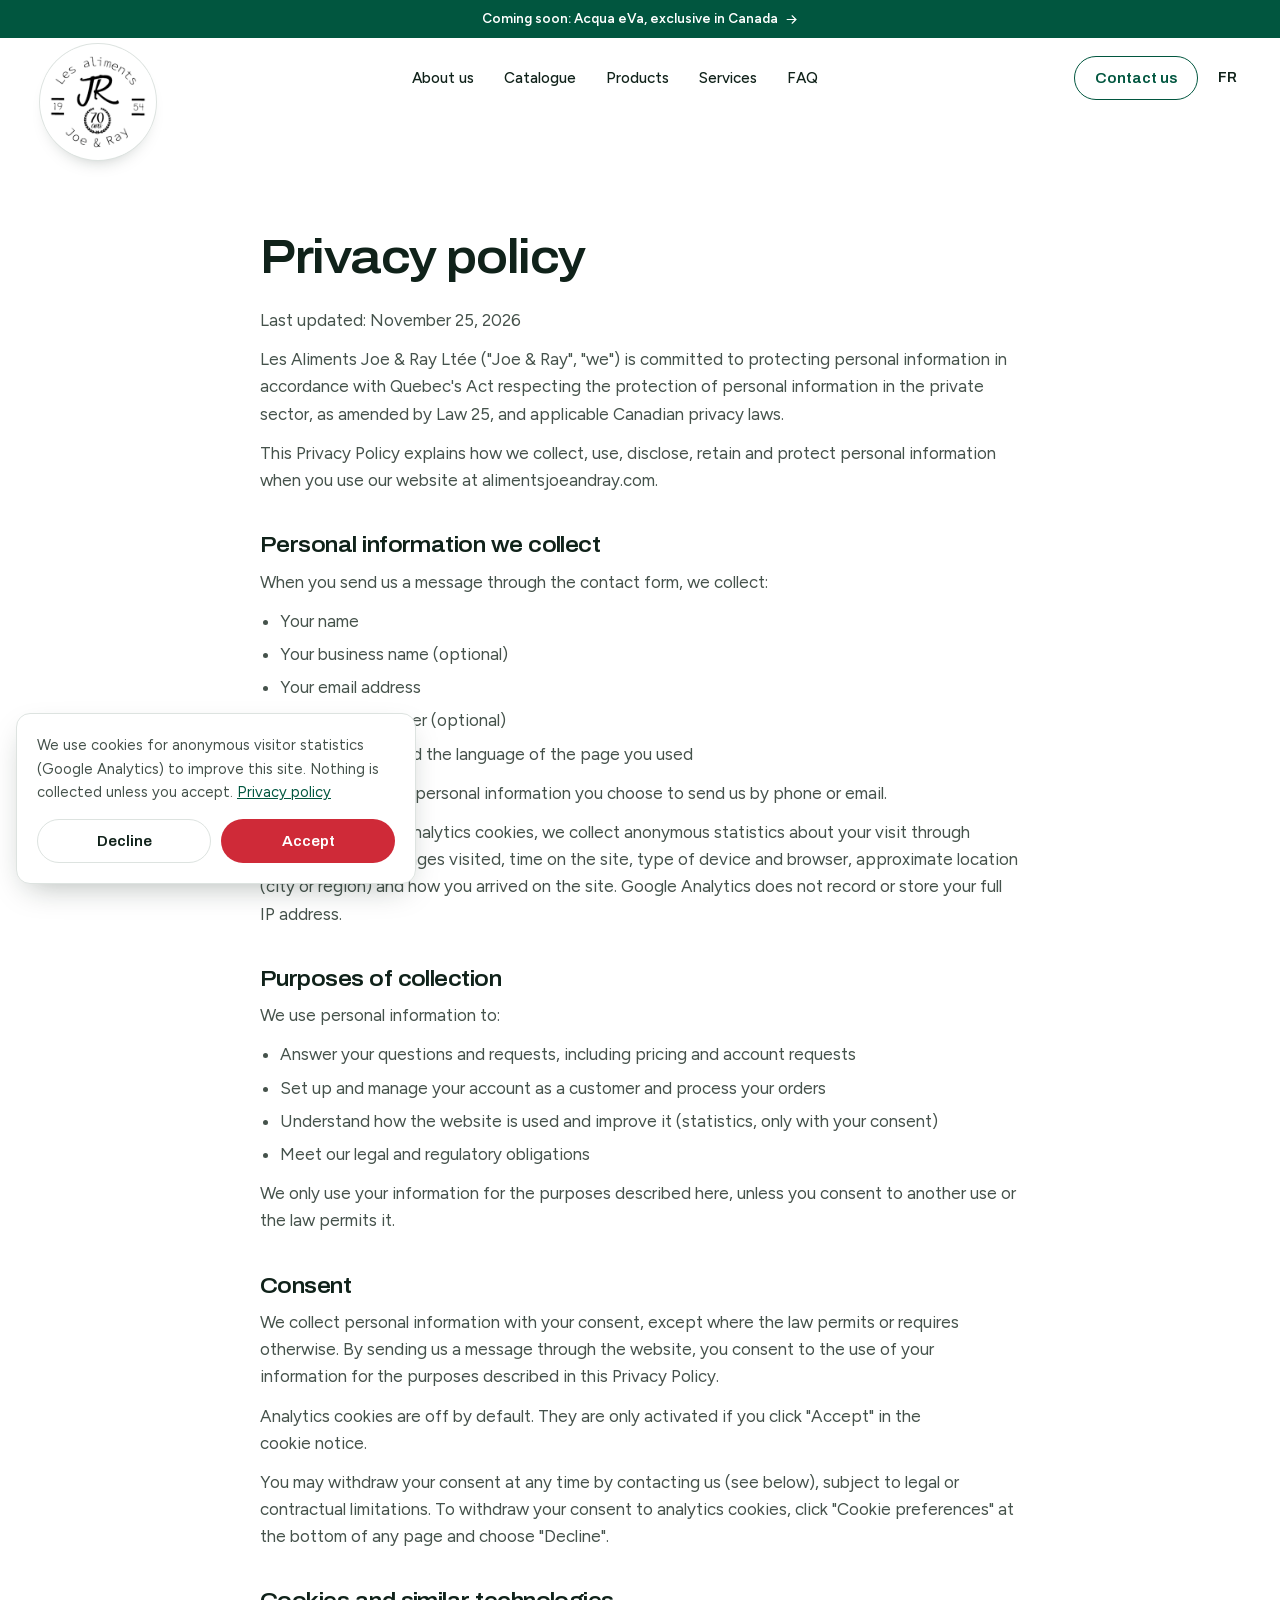
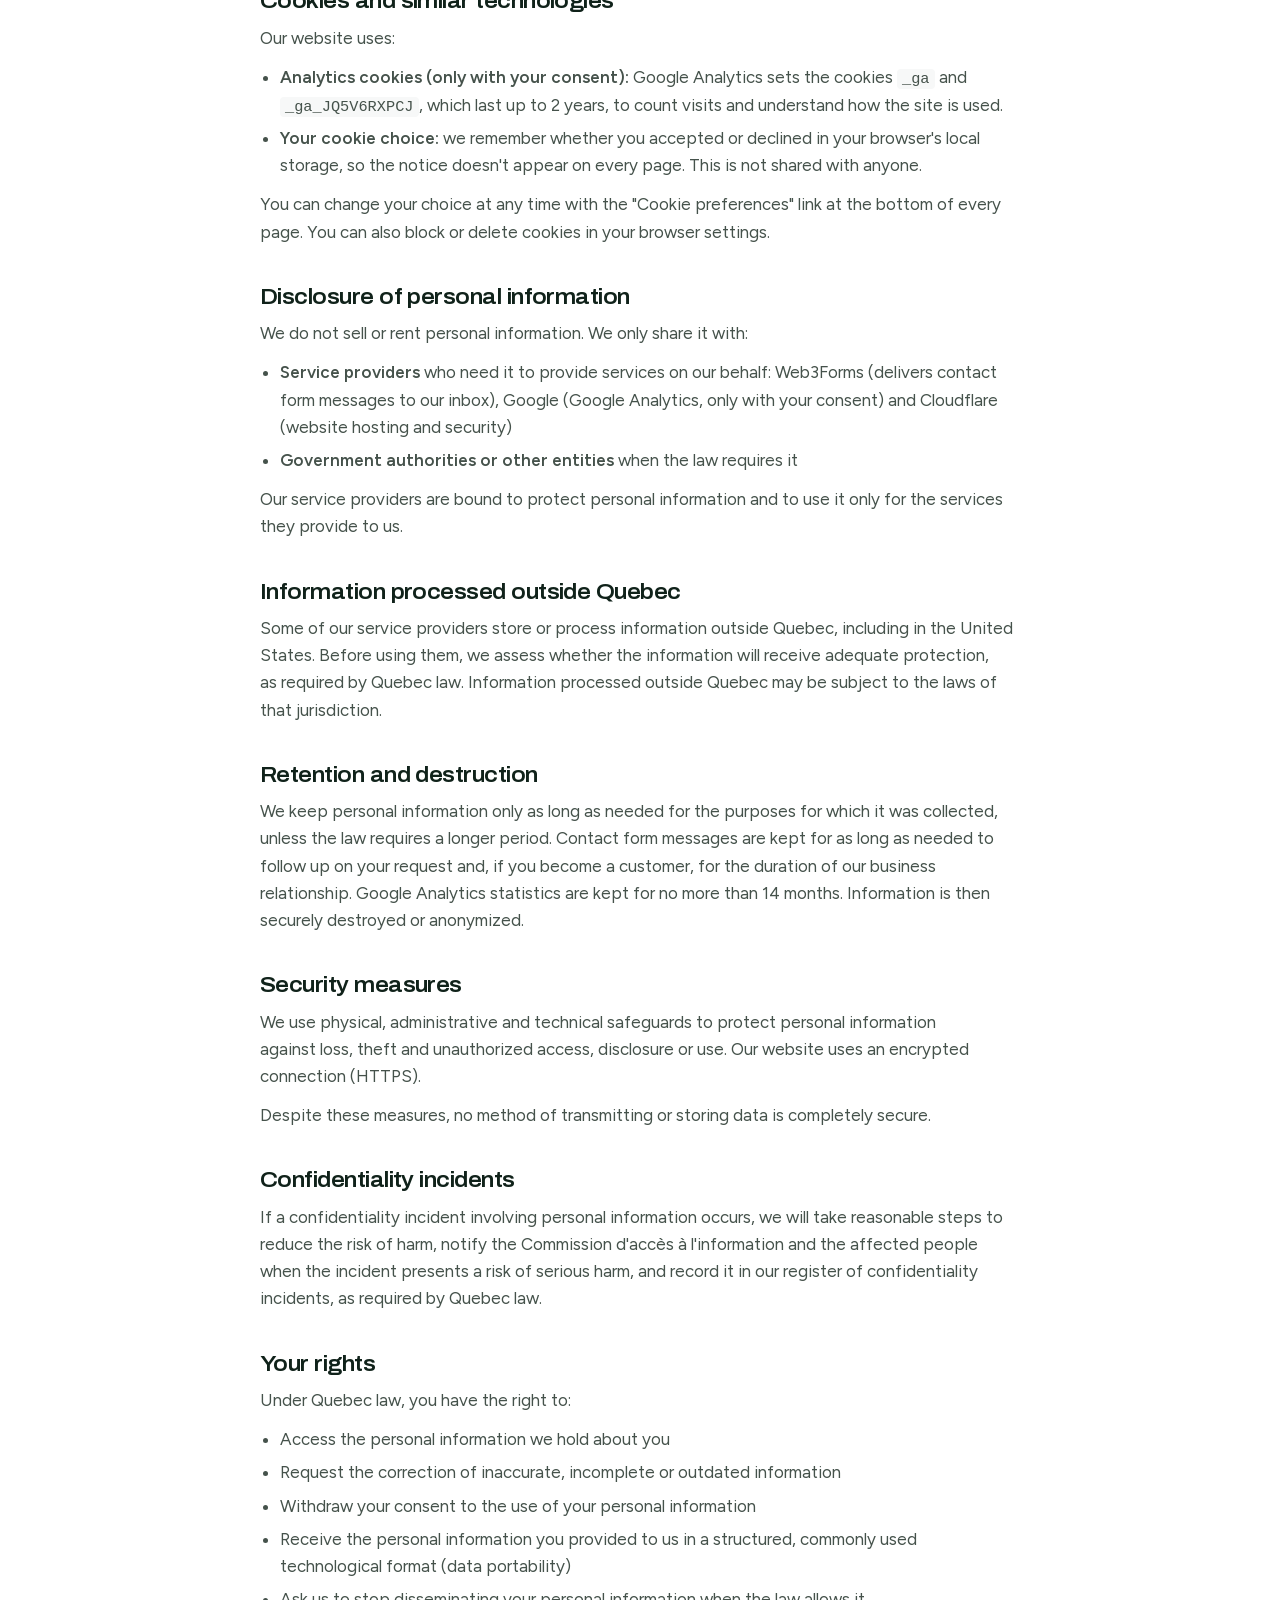
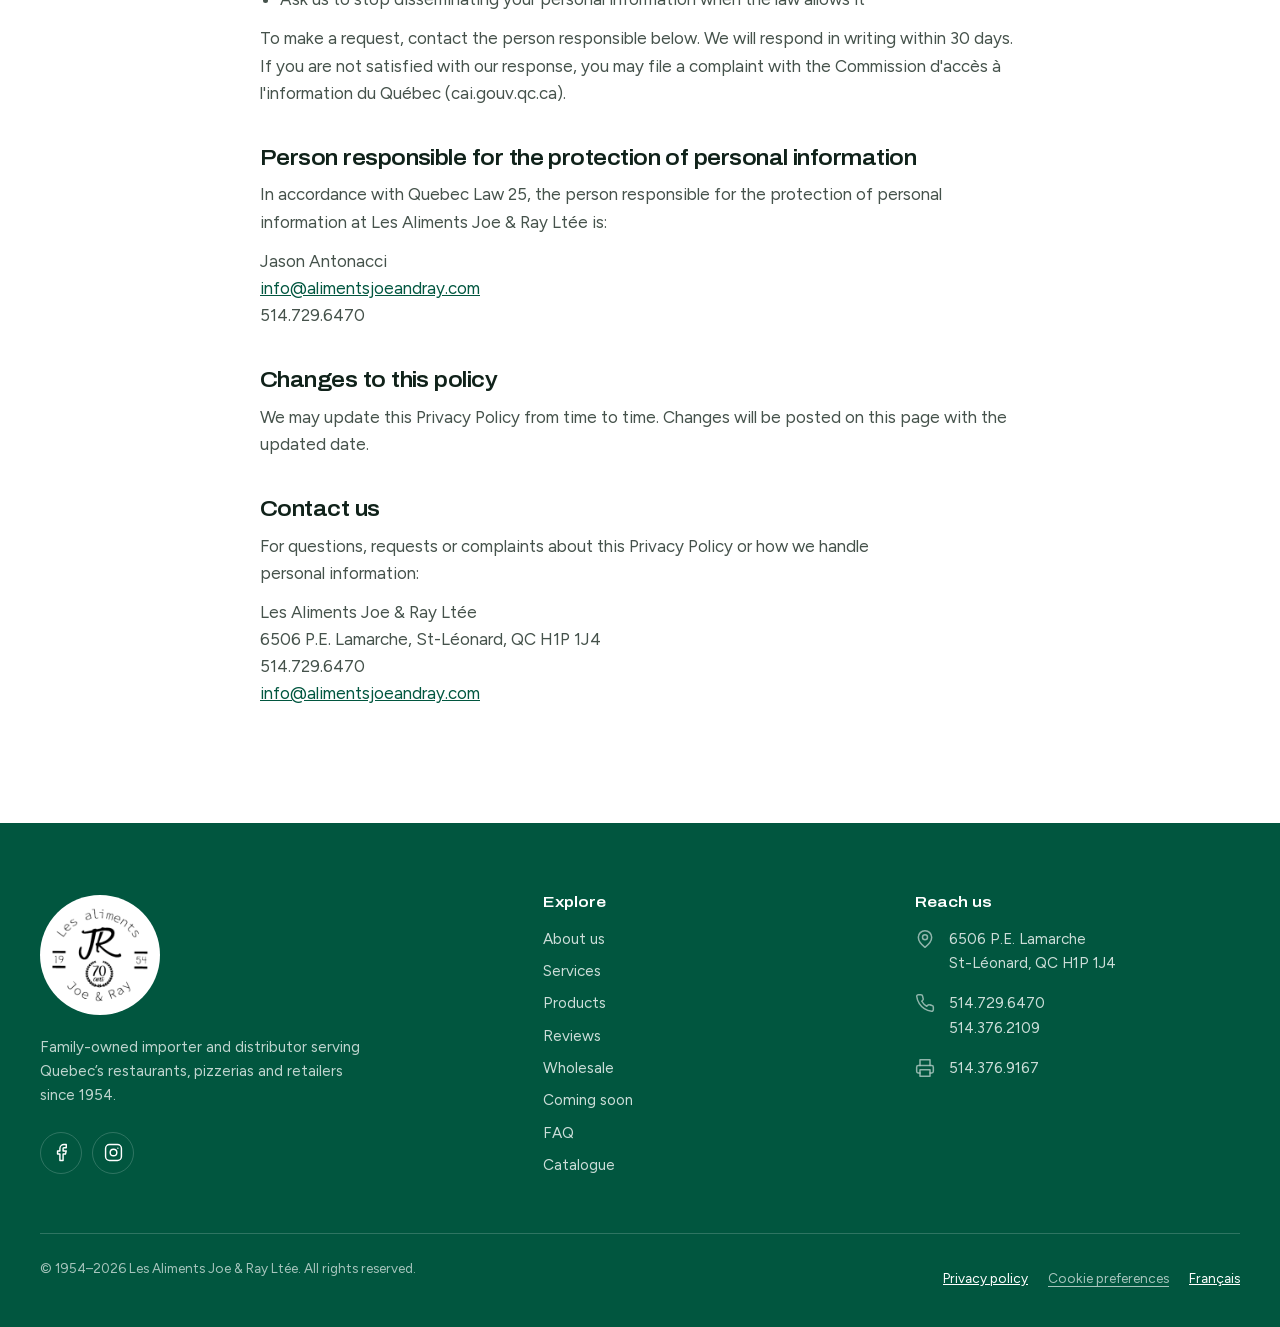
<file: privacy-policy/index.html>
<!doctype html>
<html lang="en-CA">
<!-- GENERATED by build.py from content/. Do not edit by hand. -->
<head>
<meta charset="utf-8">
<meta name="viewport" content="width=device-width, initial-scale=1">
<title>Privacy policy | Les Aliments Joe &amp; Ray</title>
<meta name="description" content="How Les Aliments Joe &amp; Ray collects, uses and protects personal information, in accordance with Quebec Law 25.">
<link rel="canonical" href="https://alimentsjoeandray.com/privacy-policy/">
<link rel="alternate" hreflang="en-CA" href="https://alimentsjoeandray.com/privacy-policy/">
<link rel="alternate" hreflang="fr-CA" href="https://alimentsjoeandray.com/fr/politique-de-confidentialite/">
<link rel="alternate" hreflang="x-default" href="https://alimentsjoeandray.com/privacy-policy/">
<meta property="og:type" content="website">
<meta property="og:title" content="Privacy policy | Les Aliments Joe &amp; Ray">
<meta property="og:description" content="How Les Aliments Joe &amp; Ray collects, uses and protects personal information, in accordance with Quebec Law 25.">
<meta property="og:url" content="https://alimentsjoeandray.com/privacy-policy/">
<meta property="og:image" content="https://alimentsjoeandray.com/assets/img/hero-full.webp">
<meta property="og:locale" content="en_CA">
<meta name="theme-color" content="#01563f">
<link rel="icon" href="/assets/img/favicon.png">
<meta name="google-site-verification" content="nvdpJP9yOwcSlDyPttY3jAWyOK8gILvKpgcRsg1kwzI">
<link rel="preload" href="/assets/fonts/figtree-latin.woff2" as="font" type="font/woff2" crossorigin>
<link rel="preload" href="/assets/fonts/archivo-latin.woff2" as="font" type="font/woff2" crossorigin>
<link rel="stylesheet" href="/assets/css/site.css?v=59e34a7e">
<script src="/assets/js/site.js?v=e019f893" defer></script>

</head><body data-page="privacy" data-ga="G-JQ5V6RXPCJ" data-ga-hosts="alimentsjoeandray.com www.alimentsjoeandray.com">
<svg width="0" height="0" style="position:absolute" aria-hidden="true"><defs>
<symbol id="i-facebook" viewBox="0 0 24 24"><path d="M18 2h-3a5 5 0 0 0-5 5v3H7v4h3v8h4v-8h3l1-4h-4V7a1 1 0 0 1 1-1h3z"/></symbol>
<symbol id="i-instagram" viewBox="0 0 24 24"><rect width="20" height="20" x="2" y="2" rx="5"/><circle cx="12" cy="12" r="4.2"/><path d="M17.5 6.5h.01"/></symbol>
<symbol id="i-search" viewBox="0 0 24 24"><circle cx="11" cy="11" r="7.5"/><path d="m20.5 20.5-4.2-4.2"/></symbol>
<symbol id="i-arrow" viewBox="0 0 24 24"><path d="M5 12h14"/><path d="m13 6 6 6-6 6"/></symbol>
<symbol id="i-arrow-ur" viewBox="0 0 24 24"><path d="M7 17 17 7"/><path d="M8 7h9v9"/></symbol>
<symbol id="i-left" viewBox="0 0 24 24"><path d="m15 18-6-6 6-6"/></symbol>
<symbol id="i-right" viewBox="0 0 24 24"><path d="m9 18 6-6-6-6"/></symbol>
<symbol id="i-plus" viewBox="0 0 24 24"><path d="M5 12h14M12 5v14"/></symbol>
<symbol id="i-menu" viewBox="0 0 24 24"><path d="M4 7h16M4 12h16M4 17h16"/></symbol>
<symbol id="i-x" viewBox="0 0 24 24"><path d="M18 6 6 18M6 6l12 12"/></symbol>
<symbol id="i-check" viewBox="0 0 24 24"><path d="M20 6 9 17l-5-5"/></symbol>
<symbol id="i-copy" viewBox="0 0 24 24"><rect width="13" height="13" x="8" y="8" rx="2"/><path d="M4 16c-1.1 0-2-.9-2-2V4c0-1.1.9-2 2-2h10c1.1 0 2 .9 2 2"/></symbol>
<symbol id="i-phone" viewBox="0 0 24 24"><path d="M22 16.9v3a2 2 0 0 1-2.2 2 19.8 19.8 0 0 1-8.6-3.1 19.5 19.5 0 0 1-6-6A19.8 19.8 0 0 1 2.1 4.2 2 2 0 0 1 4.1 2h3a2 2 0 0 1 2 1.7c.1.9.4 1.9.7 2.8a2 2 0 0 1-.5 2.1L8.1 9.9a16 16 0 0 0 6 6l1.3-1.3a2 2 0 0 1 2.1-.4c.9.3 1.8.6 2.8.7a2 2 0 0 1 1.7 2z"/></symbol>
<symbol id="i-pin" viewBox="0 0 24 24"><path d="M20 10c0 6-8 12-8 12s-8-6-8-12a8 8 0 0 1 16 0Z"/><circle cx="12" cy="10" r="3"/></symbol>
<symbol id="i-fax" viewBox="0 0 24 24"><path d="M6 9V2h12v7"/><path d="M6 18H4a2 2 0 0 1-2-2v-5a2 2 0 0 1 2-2h16a2 2 0 0 1 2 2v5a2 2 0 0 1-2 2h-2"/><rect x="6" y="14" width="12" height="8"/></symbol>
<symbol id="i-send" viewBox="0 0 24 24"><path d="m22 2-7 20-4-9-9-4Z"/><path d="M22 2 11 13"/></symbol>
<symbol id="i-alert" viewBox="0 0 24 24"><circle cx="12" cy="12" r="10"/><path d="M12 8v4M12 16h.01"/></symbol>
<symbol id="i-truck" viewBox="0 0 24 24"><path d="M14 18V6a2 2 0 0 0-2-2H4a2 2 0 0 0-2 2v11a1 1 0 0 0 1 1h2"/><path d="M15 18H9"/><path d="M19 18h2a1 1 0 0 0 1-1v-3.6a1 1 0 0 0-.2-.6l-3.5-4.4a1 1 0 0 0-.8-.4H14"/><circle cx="17" cy="18" r="2"/><circle cx="7" cy="18" r="2"/></symbol>
<symbol id="i-sourcing" viewBox="0 0 24 24"><circle cx="11" cy="11" r="7.5"/><path d="m20.5 20.5-4.2-4.2"/><path d="M8 11h6M11 8v6"/></symbol>
<symbol id="i-shield" viewBox="0 0 24 24"><path d="M20 13c0 5-3.5 7.5-7.7 9a1 1 0 0 1-.7 0C7.5 20.5 4 18 4 13V6a1 1 0 0 1 1-1c2 0 4.5-1.2 6.2-2.7a1.2 1.2 0 0 1 1.5 0C14.5 3.8 17 5 19 5a1 1 0 0 1 1 1z"/><path d="m9 12 2 2 4-4"/></symbol>
<symbol id="i-warehouse" viewBox="0 0 24 24"><path d="M22 8.4V20a2 2 0 0 1-2 2H4a2 2 0 0 1-2-2V8.4a2 2 0 0 1 1.3-1.9l8-3.2a2 2 0 0 1 1.4 0l8 3.2A2 2 0 0 1 22 8.4Z"/><path d="M6 18h12M6 14h12"/><path d="M6 22V10h12v12"/></symbol>
</defs></svg>
<a class="skip" href="#main">Skip to content</a>
<header class="site-header">
  <div class="announce">
    <div class="wrap announce-in">
      <a href="/#coming-soon">Coming soon: Acqua eVa, exclusive in Canada <svg class="i" aria-hidden="true"><use href="#i-arrow"/></svg></a>
    </div>
  </div>
  <div class="wrap bar">
    <a class="brand" href="/" aria-label="Les Aliments Joe &amp; Ray">
      <img src="/assets/img/logo-mark.png?v=b7798417" alt="" width="508" height="508">
    </a>
    <nav class="nav" id="menu" popover aria-label="Main">
      <button class="icon-btn nav-close" popovertarget="menu" popovertargetaction="hide" aria-label="Close"><svg class="i" aria-hidden="true"><use href="#i-x"/></svg></button>
      <ul><li><a href="/#about">About us</a></li><li><a href="/product-catalogue/">Catalogue</a></li><li><a href="/#products">Products</a></li><li><a href="/#services">Services</a></li><li><a href="/#faq">FAQ</a></li></ul>
      <div class="nav-foot">
        <a class="btn btn-primary" href="/#contact">Contact us</a>
      </div>
    </nav>
    <div class="bar-actions">
      <a class="btn btn-outline hide-sm" href="/#contact">Contact us</a>
      <a class="lang" href="/fr/politique-de-confidentialite/" hreflang="fr" lang="fr" aria-label="Français">FR</a>
      <button class="icon-btn menu-btn" popovertarget="menu" aria-label="Menu"><svg class="i" aria-hidden="true"><use href="#i-menu"/></svg></button>
    </div>
  </div>
</header>
<main id="main">
<section class="section legal">
  <div class="wrap legal-wrap">
    <h1>Privacy policy</h1>
    <p>Last updated: November 25, 2026</p>
<p>Les Aliments Joe &amp; Ray Ltée ("Joe &amp; Ray", "we") is committed to protecting personal information in accordance with Quebec's Act respecting the protection of personal information in the private sector, as amended by Law 25, and applicable Canadian privacy laws.</p>
<p>This Privacy Policy explains how we collect, use, disclose, retain and protect personal information when you use our website at alimentsjoeandray.com.</p>
<h2>Personal information we collect</h2>
<p>When you send us a message through the contact form, we collect:</p>
<ul><li>Your name</li><li>Your business name (optional)</li><li>Your email address</li><li>Your phone number (optional)</li><li>Your message, and the language of the page you used</li></ul>
<p>We also receive any personal information you choose to send us by phone or email.</p>
<p>Only if you accept analytics cookies, we collect anonymous statistics about your visit through Google Analytics: pages visited, time on the site, type of device and browser, approximate location (city or region) and how you arrived on the site. Google Analytics does not record or store your full IP address.</p>
<h2>Purposes of collection</h2>
<p>We use personal information to:</p>
<ul><li>Answer your questions and requests, including pricing and account requests</li><li>Set up and manage your account as a customer and process your orders</li><li>Understand how the website is used and improve it (statistics, only with your consent)</li><li>Meet our legal and regulatory obligations</li></ul>
<p>We only use your information for the purposes described here, unless you consent to another use or the law permits it.</p>
<h2>Consent</h2>
<p>We collect personal information with your consent, except where the law permits or requires otherwise. By sending us a message through the website, you consent to the use of your information for the purposes described in this Privacy Policy.</p>
<p>Analytics cookies are off by default. They are only activated if you click "Accept" in the cookie notice.</p>
<p>You may withdraw your consent at any time by contacting us (see below), subject to legal or contractual limitations. To withdraw your consent to analytics cookies, click "Cookie preferences" at the bottom of any page and choose "Decline".</p>
<h2>Cookies and similar technologies</h2>
<p>Our website uses:</p>
<ul><li><strong>Analytics cookies (only with your consent):</strong> Google Analytics sets the cookies <code>_ga</code> and <code>_ga_JQ5V6RXPCJ</code>, which last up to 2 years, to count visits and understand how the site is used.</li><li><strong>Your cookie choice:</strong> we remember whether you accepted or declined in your browser's local storage, so the notice doesn't appear on every page. This is not shared with anyone.</li></ul>
<p>You can change your choice at any time with the "Cookie preferences" link at the bottom of every page. You can also block or delete cookies in your browser settings.</p>
<h2>Disclosure of personal information</h2>
<p>We do not sell or rent personal information. We only share it with:</p>
<ul><li><strong>Service providers</strong> who need it to provide services on our behalf: Web3Forms (delivers contact form messages to our inbox), Google (Google Analytics, only with your consent) and Cloudflare (website hosting and security)</li><li><strong>Government authorities or other entities</strong> when the law requires it</li></ul>
<p>Our service providers are bound to protect personal information and to use it only for the services they provide to us.</p>
<h2>Information processed outside Quebec</h2>
<p>Some of our service providers store or process information outside Quebec, including in the United States. Before using them, we assess whether the information will receive adequate protection, as required by Quebec law. Information processed outside Quebec may be subject to the laws of that jurisdiction.</p>
<h2>Retention and destruction</h2>
<p>We keep personal information only as long as needed for the purposes for which it was collected, unless the law requires a longer period. Contact form messages are kept for as long as needed to follow up on your request and, if you become a customer, for the duration of our business relationship. Google Analytics statistics are kept for no more than 14 months. Information is then securely destroyed or anonymized.</p>
<h2>Security measures</h2>
<p>We use physical, administrative and technical safeguards to protect personal information against loss, theft and unauthorized access, disclosure or use. Our website uses an encrypted connection (HTTPS).</p>
<p>Despite these measures, no method of transmitting or storing data is completely secure.</p>
<h2>Confidentiality incidents</h2>
<p>If a confidentiality incident involving personal information occurs, we will take reasonable steps to reduce the risk of harm, notify the Commission d'accès à l'information and the affected people when the incident presents a risk of serious harm, and record it in our register of confidentiality incidents, as required by Quebec law.</p>
<h2>Your rights</h2>
<p>Under Quebec law, you have the right to:</p>
<ul><li>Access the personal information we hold about you</li><li>Request the correction of inaccurate, incomplete or outdated information</li><li>Withdraw your consent to the use of your personal information</li><li>Receive the personal information you provided to us in a structured, commonly used technological format (data portability)</li><li>Ask us to stop disseminating your personal information when the law allows it</li></ul>
<p>To make a request, contact the person responsible below. We will respond in writing within 30 days. If you are not satisfied with our response, you may file a complaint with the Commission d'accès à l'information du Québec (cai.gouv.qc.ca).</p>
<h2>Person responsible for the protection of personal information</h2>
<p>In accordance with Quebec Law 25, the person responsible for the protection of personal information at Les Aliments Joe &amp; Ray Ltée is:</p>
<p>Jason Antonacci<br><a href="mailto:info@alimentsjoeandray.com">info@alimentsjoeandray.com</a><br>514.729.6470</p>
<h2>Changes to this policy</h2>
<p>We may update this Privacy Policy from time to time. Changes will be posted on this page with the updated date.</p>
<h2>Contact us</h2>
<p>For questions, requests or complaints about this Privacy Policy or how we handle personal information:</p>
<p>Les Aliments Joe &amp; Ray Ltée<br>6506 P.E. Lamarche, St-Léonard, QC H1P 1J4<br>514.729.6470<br><a href="mailto:info@alimentsjoeandray.com">info@alimentsjoeandray.com</a></p>
  </div>
</section></main>
<footer class="site-footer">
  <div class="wrap foot-grid">
    <div>
      <img class="foot-logo" src="/assets/img/logo-mark.png?v=b7798417" alt="Les Aliments Joe &amp; Ray" width="120" height="120" loading="lazy">
      <p class="muted">Family-owned importer and distributor serving Quebec’s restaurants, pizzerias and retailers since 1954.</p>
      <ul class="social" aria-label="Follow us"><li><a href="https://www.facebook.com/alimentsjoeandray" target="_blank" rel="noopener" aria-label="Facebook"><svg class="i" aria-hidden="true"><use href="#i-facebook"/></svg></a></li><li><a href="https://www.instagram.com/alimjoeandray/" target="_blank" rel="noopener" aria-label="Instagram"><svg class="i" aria-hidden="true"><use href="#i-instagram"/></svg></a></li></ul>
    </div>
    <details class="foot-acc" open>
      <summary><h2 class="foot-h">Explore</h2><svg class="i foot-acc-icon" aria-hidden="true"><use href="#i-plus"/></svg></summary>
      <ul class="foot-links"><li><a href="/#about">About us</a></li><li><a href="/#services">Services</a></li><li><a href="/#products">Products</a></li><li><a href="/#testimonials">Reviews</a></li><li><a href="/#wholesale">Wholesale</a></li><li><a href="/#coming-soon">Coming soon</a></li><li><a href="/#faq">FAQ</a></li><li><a href="/product-catalogue/">Catalogue</a></li></ul>
    </details>
    <div>
      <h2 class="foot-h">Reach us</h2>
      <ul class="contact-lines">
  <li><svg class="i" aria-hidden="true"><use href="#i-pin"/></svg><a href="https://www.google.com/maps/search/?api=1&query=6506+Rue+P.E.+Lamarche+Saint-L%C3%A9onard+QC+H1P+1J4" target="_blank" rel="noopener">6506 P.E. Lamarche<br>St-Léonard, QC H1P 1J4</a></li>
  <li><svg class="i" aria-hidden="true"><use href="#i-phone"/></svg><span><a href="tel:+15147296470">514.729.6470</a><br><a href="tel:+15143762109">514.376.2109</a></span></li>
  <li><svg class="i" aria-hidden="true"><use href="#i-fax"/></svg><span><span class="sr-only">Fax </span>514.376.9167</span></li>
</ul>
    </div>
  </div>
  <div class="wrap foot-bottom">
    <span>© 1954–2026 Les Aliments Joe &amp; Ray Ltée. All rights reserved.</span>
    <span class="foot-bottom-links"><a href="/privacy-policy/">Privacy policy</a><button class="link-btn" type="button" data-consent="open">Cookie preferences</button>
    <a href="/fr/" hreflang="fr" lang="fr">Français</a></span>
  </div>
</footer>
<div class="consent" id="consent" role="region" aria-label="Cookie consent" hidden>
  <p>We use cookies for anonymous visitor statistics (Google Analytics) to improve this site. Nothing is collected unless you accept. <a href="/privacy-policy/">Privacy policy</a></p>
  <div class="consent-actions">
    <button class="btn btn-ghost" type="button" data-consent="denied">Decline</button>
    <button class="btn btn-primary" type="button" data-consent="granted">Accept</button>
  </div>
</div>
</body>
</html>
</file>
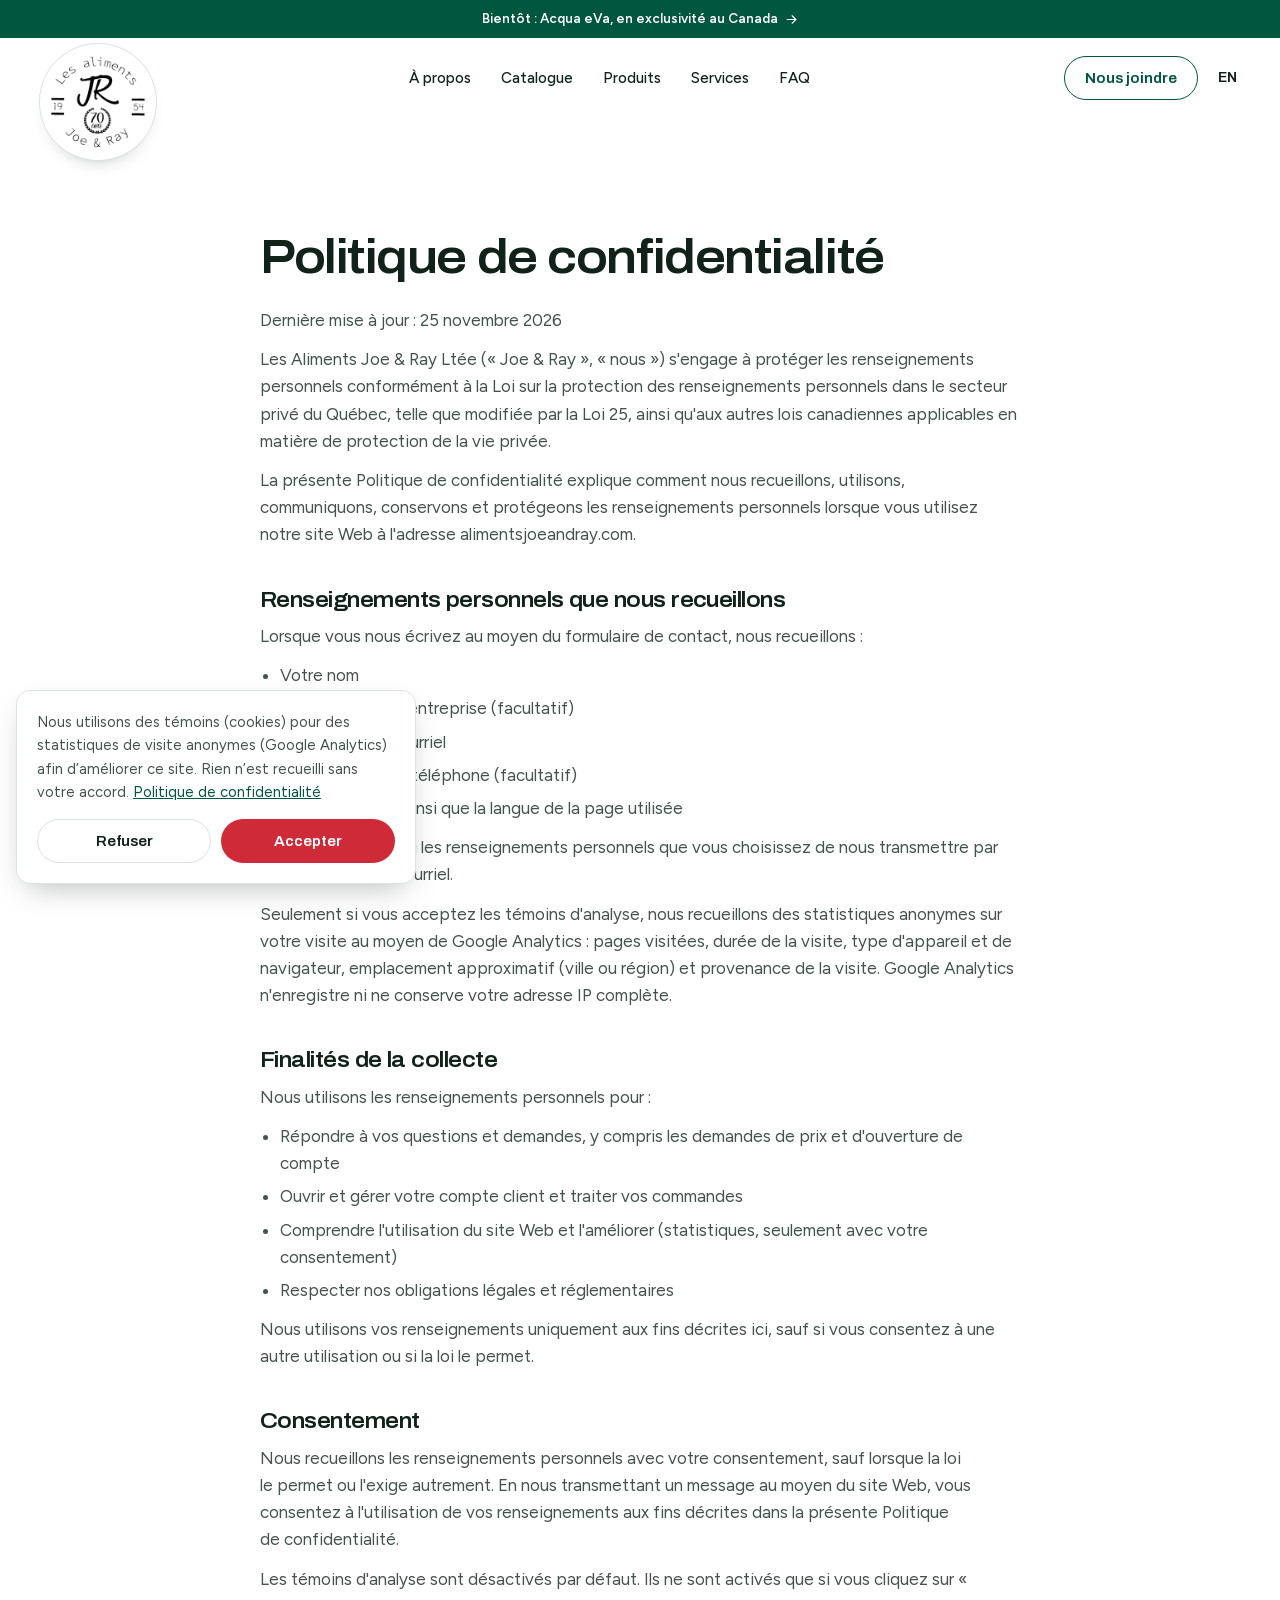
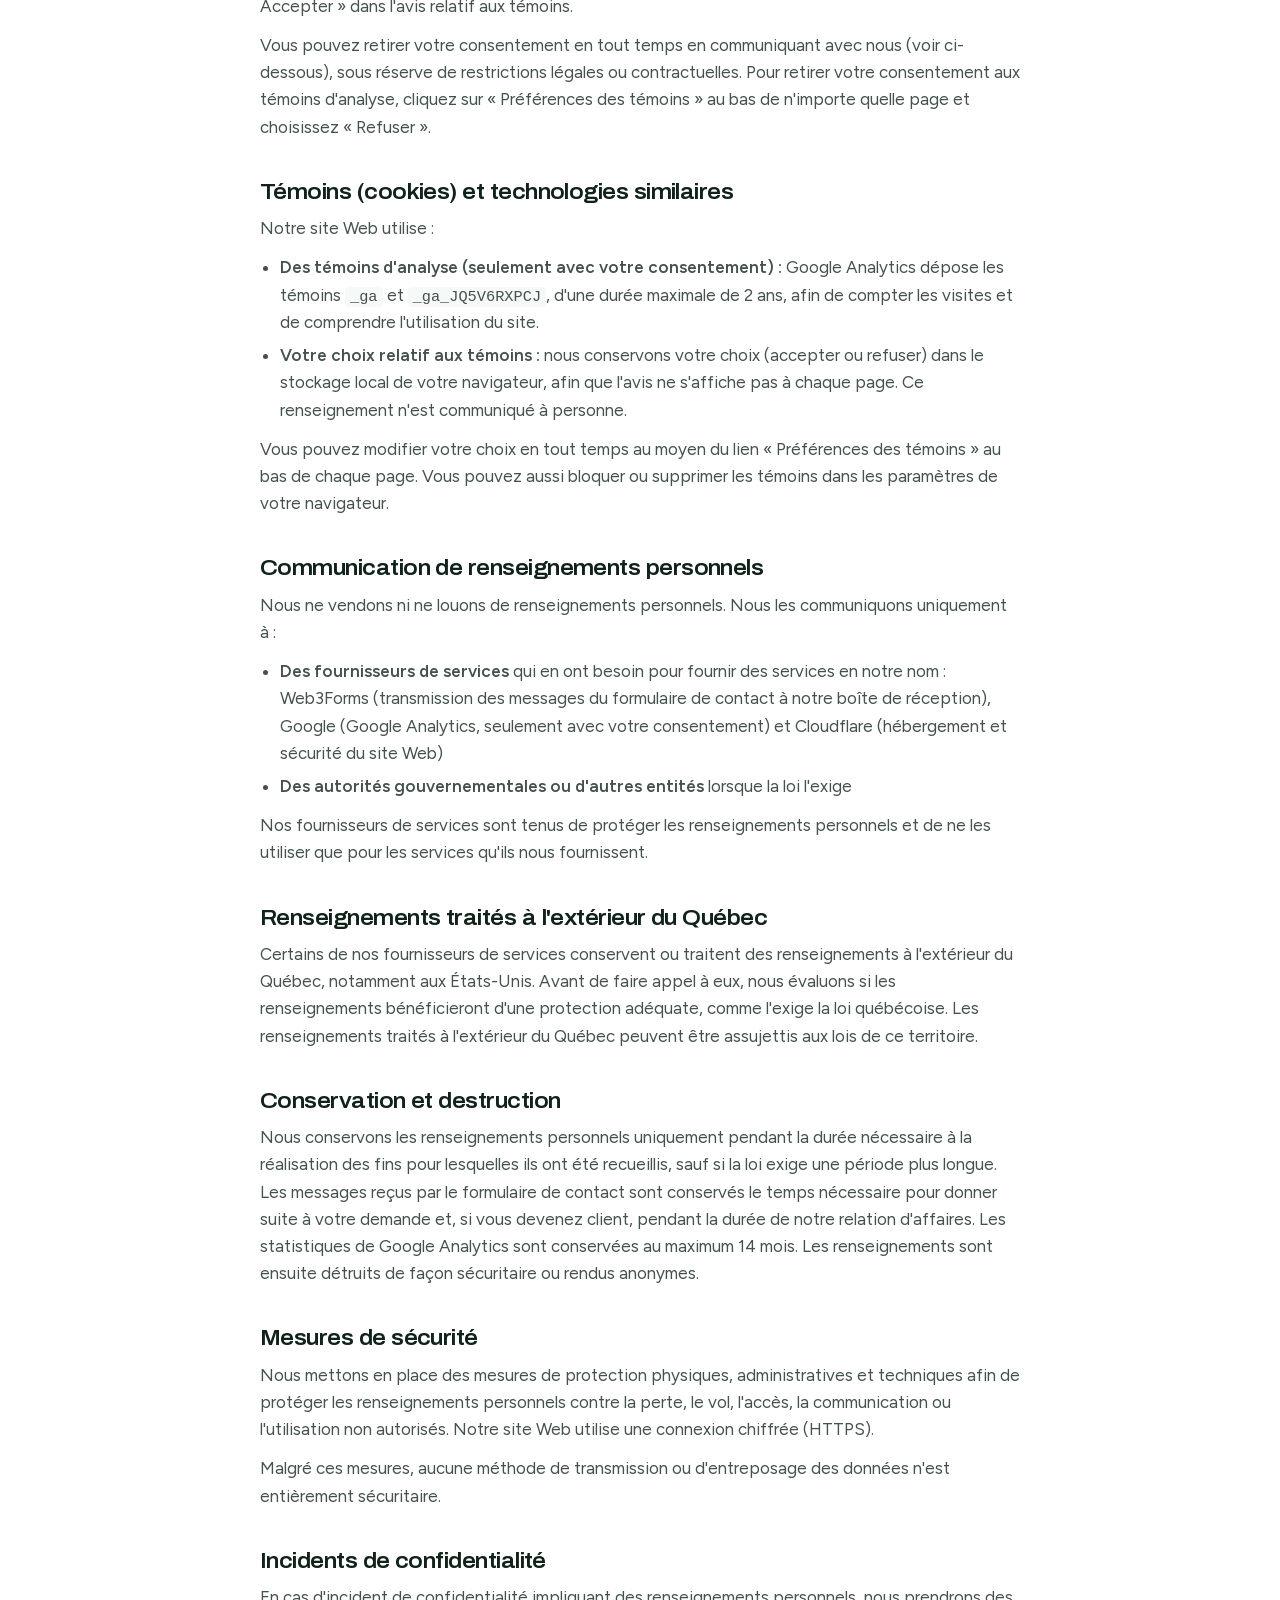
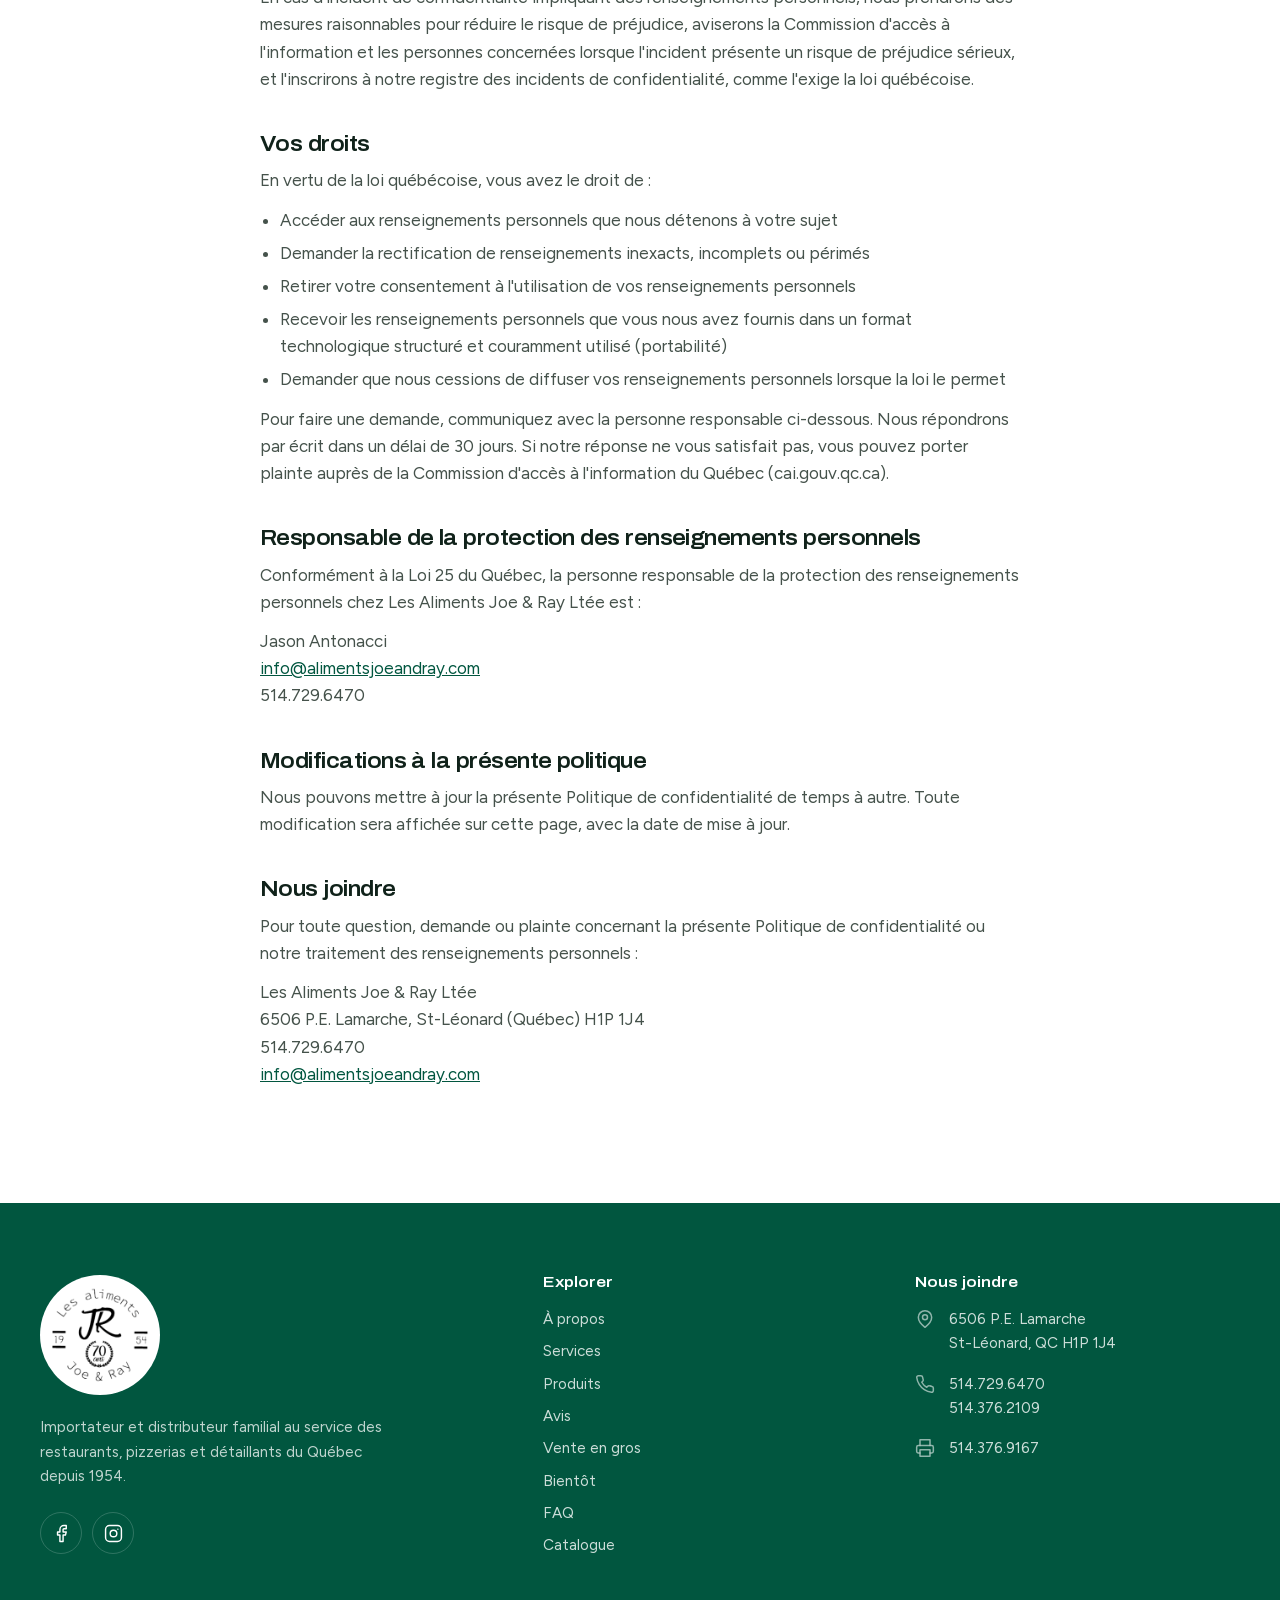
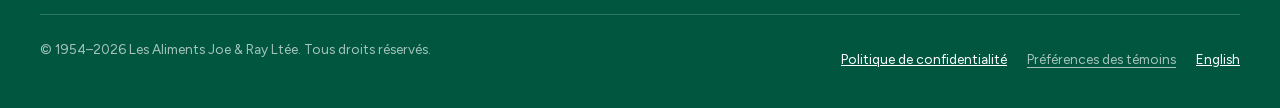
<file: fr/politique-de-confidentialite/index.html>
<!doctype html>
<html lang="fr-CA">
<!-- GENERATED by build.py from content/. Do not edit by hand. -->
<head>
<meta charset="utf-8">
<meta name="viewport" content="width=device-width, initial-scale=1">
<title>Politique de confidentialité | Les Aliments Joe &amp; Ray</title>
<meta name="description" content="Comment Les Aliments Joe &amp; Ray recueille, utilise et protège les renseignements personnels, conformément à la Loi 25 du Québec.">
<link rel="canonical" href="https://alimentsjoeandray.com/fr/politique-de-confidentialite/">
<link rel="alternate" hreflang="en-CA" href="https://alimentsjoeandray.com/privacy-policy/">
<link rel="alternate" hreflang="fr-CA" href="https://alimentsjoeandray.com/fr/politique-de-confidentialite/">
<link rel="alternate" hreflang="x-default" href="https://alimentsjoeandray.com/privacy-policy/">
<meta property="og:type" content="website">
<meta property="og:title" content="Politique de confidentialité | Les Aliments Joe &amp; Ray">
<meta property="og:description" content="Comment Les Aliments Joe &amp; Ray recueille, utilise et protège les renseignements personnels, conformément à la Loi 25 du Québec.">
<meta property="og:url" content="https://alimentsjoeandray.com/fr/politique-de-confidentialite/">
<meta property="og:image" content="https://alimentsjoeandray.com/assets/img/hero-full.webp">
<meta property="og:locale" content="fr_CA">
<meta name="theme-color" content="#01563f">
<link rel="icon" href="/assets/img/favicon.png">
<meta name="google-site-verification" content="nvdpJP9yOwcSlDyPttY3jAWyOK8gILvKpgcRsg1kwzI">
<link rel="preload" href="/assets/fonts/figtree-latin.woff2" as="font" type="font/woff2" crossorigin>
<link rel="preload" href="/assets/fonts/archivo-latin.woff2" as="font" type="font/woff2" crossorigin>
<link rel="stylesheet" href="/assets/css/site.css?v=59e34a7e">
<script src="/assets/js/site.js?v=e019f893" defer></script>

</head><body data-page="privacy" data-ga="G-JQ5V6RXPCJ" data-ga-hosts="alimentsjoeandray.com www.alimentsjoeandray.com">
<svg width="0" height="0" style="position:absolute" aria-hidden="true"><defs>
<symbol id="i-facebook" viewBox="0 0 24 24"><path d="M18 2h-3a5 5 0 0 0-5 5v3H7v4h3v8h4v-8h3l1-4h-4V7a1 1 0 0 1 1-1h3z"/></symbol>
<symbol id="i-instagram" viewBox="0 0 24 24"><rect width="20" height="20" x="2" y="2" rx="5"/><circle cx="12" cy="12" r="4.2"/><path d="M17.5 6.5h.01"/></symbol>
<symbol id="i-search" viewBox="0 0 24 24"><circle cx="11" cy="11" r="7.5"/><path d="m20.5 20.5-4.2-4.2"/></symbol>
<symbol id="i-arrow" viewBox="0 0 24 24"><path d="M5 12h14"/><path d="m13 6 6 6-6 6"/></symbol>
<symbol id="i-arrow-ur" viewBox="0 0 24 24"><path d="M7 17 17 7"/><path d="M8 7h9v9"/></symbol>
<symbol id="i-left" viewBox="0 0 24 24"><path d="m15 18-6-6 6-6"/></symbol>
<symbol id="i-right" viewBox="0 0 24 24"><path d="m9 18 6-6-6-6"/></symbol>
<symbol id="i-plus" viewBox="0 0 24 24"><path d="M5 12h14M12 5v14"/></symbol>
<symbol id="i-menu" viewBox="0 0 24 24"><path d="M4 7h16M4 12h16M4 17h16"/></symbol>
<symbol id="i-x" viewBox="0 0 24 24"><path d="M18 6 6 18M6 6l12 12"/></symbol>
<symbol id="i-check" viewBox="0 0 24 24"><path d="M20 6 9 17l-5-5"/></symbol>
<symbol id="i-copy" viewBox="0 0 24 24"><rect width="13" height="13" x="8" y="8" rx="2"/><path d="M4 16c-1.1 0-2-.9-2-2V4c0-1.1.9-2 2-2h10c1.1 0 2 .9 2 2"/></symbol>
<symbol id="i-phone" viewBox="0 0 24 24"><path d="M22 16.9v3a2 2 0 0 1-2.2 2 19.8 19.8 0 0 1-8.6-3.1 19.5 19.5 0 0 1-6-6A19.8 19.8 0 0 1 2.1 4.2 2 2 0 0 1 4.1 2h3a2 2 0 0 1 2 1.7c.1.9.4 1.9.7 2.8a2 2 0 0 1-.5 2.1L8.1 9.9a16 16 0 0 0 6 6l1.3-1.3a2 2 0 0 1 2.1-.4c.9.3 1.8.6 2.8.7a2 2 0 0 1 1.7 2z"/></symbol>
<symbol id="i-pin" viewBox="0 0 24 24"><path d="M20 10c0 6-8 12-8 12s-8-6-8-12a8 8 0 0 1 16 0Z"/><circle cx="12" cy="10" r="3"/></symbol>
<symbol id="i-fax" viewBox="0 0 24 24"><path d="M6 9V2h12v7"/><path d="M6 18H4a2 2 0 0 1-2-2v-5a2 2 0 0 1 2-2h16a2 2 0 0 1 2 2v5a2 2 0 0 1-2 2h-2"/><rect x="6" y="14" width="12" height="8"/></symbol>
<symbol id="i-send" viewBox="0 0 24 24"><path d="m22 2-7 20-4-9-9-4Z"/><path d="M22 2 11 13"/></symbol>
<symbol id="i-alert" viewBox="0 0 24 24"><circle cx="12" cy="12" r="10"/><path d="M12 8v4M12 16h.01"/></symbol>
<symbol id="i-truck" viewBox="0 0 24 24"><path d="M14 18V6a2 2 0 0 0-2-2H4a2 2 0 0 0-2 2v11a1 1 0 0 0 1 1h2"/><path d="M15 18H9"/><path d="M19 18h2a1 1 0 0 0 1-1v-3.6a1 1 0 0 0-.2-.6l-3.5-4.4a1 1 0 0 0-.8-.4H14"/><circle cx="17" cy="18" r="2"/><circle cx="7" cy="18" r="2"/></symbol>
<symbol id="i-sourcing" viewBox="0 0 24 24"><circle cx="11" cy="11" r="7.5"/><path d="m20.5 20.5-4.2-4.2"/><path d="M8 11h6M11 8v6"/></symbol>
<symbol id="i-shield" viewBox="0 0 24 24"><path d="M20 13c0 5-3.5 7.5-7.7 9a1 1 0 0 1-.7 0C7.5 20.5 4 18 4 13V6a1 1 0 0 1 1-1c2 0 4.5-1.2 6.2-2.7a1.2 1.2 0 0 1 1.5 0C14.5 3.8 17 5 19 5a1 1 0 0 1 1 1z"/><path d="m9 12 2 2 4-4"/></symbol>
<symbol id="i-warehouse" viewBox="0 0 24 24"><path d="M22 8.4V20a2 2 0 0 1-2 2H4a2 2 0 0 1-2-2V8.4a2 2 0 0 1 1.3-1.9l8-3.2a2 2 0 0 1 1.4 0l8 3.2A2 2 0 0 1 22 8.4Z"/><path d="M6 18h12M6 14h12"/><path d="M6 22V10h12v12"/></symbol>
</defs></svg>
<a class="skip" href="#main">Passer au contenu</a>
<header class="site-header">
  <div class="announce">
    <div class="wrap announce-in">
      <a href="/fr/#coming-soon">Bientôt : Acqua eVa, en exclusivité au Canada <svg class="i" aria-hidden="true"><use href="#i-arrow"/></svg></a>
    </div>
  </div>
  <div class="wrap bar">
    <a class="brand" href="/fr/" aria-label="Les Aliments Joe &amp; Ray">
      <img src="/assets/img/logo-mark.png?v=b7798417" alt="" width="508" height="508">
    </a>
    <nav class="nav" id="menu" popover aria-label="Main">
      <button class="icon-btn nav-close" popovertarget="menu" popovertargetaction="hide" aria-label="Fermer"><svg class="i" aria-hidden="true"><use href="#i-x"/></svg></button>
      <ul><li><a href="/fr/#about">À propos</a></li><li><a href="/fr/product-catalogue/">Catalogue</a></li><li><a href="/fr/#products">Produits</a></li><li><a href="/fr/#services">Services</a></li><li><a href="/fr/#faq">FAQ</a></li></ul>
      <div class="nav-foot">
        <a class="btn btn-primary" href="/fr/#contact">Nous joindre</a>
      </div>
    </nav>
    <div class="bar-actions">
      <a class="btn btn-outline hide-sm" href="/fr/#contact">Nous joindre</a>
      <a class="lang" href="/privacy-policy/" hreflang="en" lang="en" aria-label="English">EN</a>
      <button class="icon-btn menu-btn" popovertarget="menu" aria-label="Menu"><svg class="i" aria-hidden="true"><use href="#i-menu"/></svg></button>
    </div>
  </div>
</header>
<main id="main">
<section class="section legal">
  <div class="wrap legal-wrap">
    <h1>Politique de confidentialité</h1>
    <p>Dernière mise à jour : 25 novembre 2026</p>
<p>Les Aliments Joe &amp; Ray Ltée (« Joe &amp; Ray », « nous ») s'engage à protéger les renseignements personnels conformément à la Loi sur la protection des renseignements personnels dans le secteur privé du Québec, telle que modifiée par la Loi 25, ainsi qu'aux autres lois canadiennes applicables en matière de protection de la vie privée.</p>
<p>La présente Politique de confidentialité explique comment nous recueillons, utilisons, communiquons, conservons et protégeons les renseignements personnels lorsque vous utilisez notre site Web à l'adresse alimentsjoeandray.com.</p>
<h2>Renseignements personnels que nous recueillons</h2>
<p>Lorsque vous nous écrivez au moyen du formulaire de contact, nous recueillons :</p>
<ul><li>Votre nom</li><li>Le nom de votre entreprise (facultatif)</li><li>Votre adresse courriel</li><li>Votre numéro de téléphone (facultatif)</li><li>Votre message, ainsi que la langue de la page utilisée</li></ul>
<p>Nous recevons aussi les renseignements personnels que vous choisissez de nous transmettre par téléphone ou par courriel.</p>
<p>Seulement si vous acceptez les témoins d'analyse, nous recueillons des statistiques anonymes sur votre visite au moyen de Google Analytics : pages visitées, durée de la visite, type d'appareil et de navigateur, emplacement approximatif (ville ou région) et provenance de la visite. Google Analytics n'enregistre ni ne conserve votre adresse IP complète.</p>
<h2>Finalités de la collecte</h2>
<p>Nous utilisons les renseignements personnels pour :</p>
<ul><li>Répondre à vos questions et demandes, y compris les demandes de prix et d'ouverture de compte</li><li>Ouvrir et gérer votre compte client et traiter vos commandes</li><li>Comprendre l'utilisation du site Web et l'améliorer (statistiques, seulement avec votre consentement)</li><li>Respecter nos obligations légales et réglementaires</li></ul>
<p>Nous utilisons vos renseignements uniquement aux fins décrites ici, sauf si vous consentez à une autre utilisation ou si la loi le permet.</p>
<h2>Consentement</h2>
<p>Nous recueillons les renseignements personnels avec votre consentement, sauf lorsque la loi le permet ou l'exige autrement. En nous transmettant un message au moyen du site Web, vous consentez à l'utilisation de vos renseignements aux fins décrites dans la présente Politique de confidentialité.</p>
<p>Les témoins d'analyse sont désactivés par défaut. Ils ne sont activés que si vous cliquez sur « Accepter » dans l'avis relatif aux témoins.</p>
<p>Vous pouvez retirer votre consentement en tout temps en communiquant avec nous (voir ci-dessous), sous réserve de restrictions légales ou contractuelles. Pour retirer votre consentement aux témoins d'analyse, cliquez sur « Préférences des témoins » au bas de n'importe quelle page et choisissez « Refuser ».</p>
<h2>Témoins (cookies) et technologies similaires</h2>
<p>Notre site Web utilise :</p>
<ul><li><strong>Des témoins d'analyse (seulement avec votre consentement) :</strong> Google Analytics dépose les témoins <code>_ga</code> et <code>_ga_JQ5V6RXPCJ</code>, d'une durée maximale de 2 ans, afin de compter les visites et de comprendre l'utilisation du site.</li><li><strong>Votre choix relatif aux témoins :</strong> nous conservons votre choix (accepter ou refuser) dans le stockage local de votre navigateur, afin que l'avis ne s'affiche pas à chaque page. Ce renseignement n'est communiqué à personne.</li></ul>
<p>Vous pouvez modifier votre choix en tout temps au moyen du lien « Préférences des témoins » au bas de chaque page. Vous pouvez aussi bloquer ou supprimer les témoins dans les paramètres de votre navigateur.</p>
<h2>Communication de renseignements personnels</h2>
<p>Nous ne vendons ni ne louons de renseignements personnels. Nous les communiquons uniquement à :</p>
<ul><li><strong>Des fournisseurs de services</strong> qui en ont besoin pour fournir des services en notre nom : Web3Forms (transmission des messages du formulaire de contact à notre boîte de réception), Google (Google Analytics, seulement avec votre consentement) et Cloudflare (hébergement et sécurité du site Web)</li><li><strong>Des autorités gouvernementales ou d'autres entités</strong> lorsque la loi l'exige</li></ul>
<p>Nos fournisseurs de services sont tenus de protéger les renseignements personnels et de ne les utiliser que pour les services qu'ils nous fournissent.</p>
<h2>Renseignements traités à l'extérieur du Québec</h2>
<p>Certains de nos fournisseurs de services conservent ou traitent des renseignements à l'extérieur du Québec, notamment aux États-Unis. Avant de faire appel à eux, nous évaluons si les renseignements bénéficieront d'une protection adéquate, comme l'exige la loi québécoise. Les renseignements traités à l'extérieur du Québec peuvent être assujettis aux lois de ce territoire.</p>
<h2>Conservation et destruction</h2>
<p>Nous conservons les renseignements personnels uniquement pendant la durée nécessaire à la réalisation des fins pour lesquelles ils ont été recueillis, sauf si la loi exige une période plus longue. Les messages reçus par le formulaire de contact sont conservés le temps nécessaire pour donner suite à votre demande et, si vous devenez client, pendant la durée de notre relation d'affaires. Les statistiques de Google Analytics sont conservées au maximum 14 mois. Les renseignements sont ensuite détruits de façon sécuritaire ou rendus anonymes.</p>
<h2>Mesures de sécurité</h2>
<p>Nous mettons en place des mesures de protection physiques, administratives et techniques afin de protéger les renseignements personnels contre la perte, le vol, l'accès, la communication ou l'utilisation non autorisés. Notre site Web utilise une connexion chiffrée (HTTPS).</p>
<p>Malgré ces mesures, aucune méthode de transmission ou d'entreposage des données n'est entièrement sécuritaire.</p>
<h2>Incidents de confidentialité</h2>
<p>En cas d'incident de confidentialité impliquant des renseignements personnels, nous prendrons des mesures raisonnables pour réduire le risque de préjudice, aviserons la Commission d'accès à l'information et les personnes concernées lorsque l'incident présente un risque de préjudice sérieux, et l'inscrirons à notre registre des incidents de confidentialité, comme l'exige la loi québécoise.</p>
<h2>Vos droits</h2>
<p>En vertu de la loi québécoise, vous avez le droit de :</p>
<ul><li>Accéder aux renseignements personnels que nous détenons à votre sujet</li><li>Demander la rectification de renseignements inexacts, incomplets ou périmés</li><li>Retirer votre consentement à l'utilisation de vos renseignements personnels</li><li>Recevoir les renseignements personnels que vous nous avez fournis dans un format technologique structuré et couramment utilisé (portabilité)</li><li>Demander que nous cessions de diffuser vos renseignements personnels lorsque la loi le permet</li></ul>
<p>Pour faire une demande, communiquez avec la personne responsable ci-dessous. Nous répondrons par écrit dans un délai de 30 jours. Si notre réponse ne vous satisfait pas, vous pouvez porter plainte auprès de la Commission d'accès à l'information du Québec (cai.gouv.qc.ca).</p>
<h2>Responsable de la protection des renseignements personnels</h2>
<p>Conformément à la Loi 25 du Québec, la personne responsable de la protection des renseignements personnels chez Les Aliments Joe &amp; Ray Ltée est :</p>
<p>Jason Antonacci<br><a href="mailto:info@alimentsjoeandray.com">info@alimentsjoeandray.com</a><br>514.729.6470</p>
<h2>Modifications à la présente politique</h2>
<p>Nous pouvons mettre à jour la présente Politique de confidentialité de temps à autre. Toute modification sera affichée sur cette page, avec la date de mise à jour.</p>
<h2>Nous joindre</h2>
<p>Pour toute question, demande ou plainte concernant la présente Politique de confidentialité ou notre traitement des renseignements personnels :</p>
<p>Les Aliments Joe &amp; Ray Ltée<br>6506 P.E. Lamarche, St-Léonard (Québec) H1P 1J4<br>514.729.6470<br><a href="mailto:info@alimentsjoeandray.com">info@alimentsjoeandray.com</a></p>
  </div>
</section></main>
<footer class="site-footer">
  <div class="wrap foot-grid">
    <div>
      <img class="foot-logo" src="/assets/img/logo-mark.png?v=b7798417" alt="Les Aliments Joe &amp; Ray" width="120" height="120" loading="lazy">
      <p class="muted">Importateur et distributeur familial au service des restaurants, pizzerias et détaillants du Québec depuis 1954.</p>
      <ul class="social" aria-label="Suivez-nous"><li><a href="https://www.facebook.com/alimentsjoeandray" target="_blank" rel="noopener" aria-label="Facebook"><svg class="i" aria-hidden="true"><use href="#i-facebook"/></svg></a></li><li><a href="https://www.instagram.com/alimjoeandray/" target="_blank" rel="noopener" aria-label="Instagram"><svg class="i" aria-hidden="true"><use href="#i-instagram"/></svg></a></li></ul>
    </div>
    <details class="foot-acc" open>
      <summary><h2 class="foot-h">Explorer</h2><svg class="i foot-acc-icon" aria-hidden="true"><use href="#i-plus"/></svg></summary>
      <ul class="foot-links"><li><a href="/fr/#about">À propos</a></li><li><a href="/fr/#services">Services</a></li><li><a href="/fr/#products">Produits</a></li><li><a href="/fr/#testimonials">Avis</a></li><li><a href="/fr/#wholesale">Vente en gros</a></li><li><a href="/fr/#coming-soon">Bientôt</a></li><li><a href="/fr/#faq">FAQ</a></li><li><a href="/fr/product-catalogue/">Catalogue</a></li></ul>
    </details>
    <div>
      <h2 class="foot-h">Nous joindre</h2>
      <ul class="contact-lines">
  <li><svg class="i" aria-hidden="true"><use href="#i-pin"/></svg><a href="https://www.google.com/maps/search/?api=1&query=6506+Rue+P.E.+Lamarche+Saint-L%C3%A9onard+QC+H1P+1J4" target="_blank" rel="noopener">6506 P.E. Lamarche<br>St-Léonard, QC H1P 1J4</a></li>
  <li><svg class="i" aria-hidden="true"><use href="#i-phone"/></svg><span><a href="tel:+15147296470">514.729.6470</a><br><a href="tel:+15143762109">514.376.2109</a></span></li>
  <li><svg class="i" aria-hidden="true"><use href="#i-fax"/></svg><span><span class="sr-only">Téléc. </span>514.376.9167</span></li>
</ul>
    </div>
  </div>
  <div class="wrap foot-bottom">
    <span>© 1954–2026 Les Aliments Joe &amp; Ray Ltée. Tous droits réservés.</span>
    <span class="foot-bottom-links"><a href="/fr/politique-de-confidentialite/">Politique de confidentialité</a><button class="link-btn" type="button" data-consent="open">Préférences des témoins</button>
    <a href="/" hreflang="en" lang="en">English</a></span>
  </div>
</footer>
<div class="consent" id="consent" role="region" aria-label="Consentement aux témoins" hidden>
  <p>Nous utilisons des témoins (cookies) pour des statistiques de visite anonymes (Google Analytics) afin d’améliorer ce site. Rien n’est recueilli sans votre accord. <a href="/fr/politique-de-confidentialite/">Politique de confidentialité</a></p>
  <div class="consent-actions">
    <button class="btn btn-ghost" type="button" data-consent="denied">Refuser</button>
    <button class="btn btn-primary" type="button" data-consent="granted">Accepter</button>
  </div>
</div>
</body>
</html>
</file>
<file: assets/css/site.css>
/* Les Aliments Joe & Ray. One stylesheet. Tokens first; components read like the page, top to bottom.
   State lives in attributes, never in ad-hoc classes:
     [data-state] on .form (idle|sending|sent|error), #catalogue (results|empty), .code (idle|copied)
     html[data-scrolled] for the header, [popover]:popover-open for the mobile menu,
     details[open] for FAQ, input:checked for catalogue categories. */

/* Self-hosted Google Fonts (SIL Open Font License): Archivo, Figtree. Latin + Latin Extended only. */
/* Archivo · latin-ext */
@font-face {
  font-family: 'Archivo';
  font-style: normal;
  font-weight: 500;
  font-stretch: 100%;
  font-display: swap;
  src: url(/assets/fonts/archivo-latin-ext.woff2) format('woff2');
  unicode-range: U+0100-02BA, U+02BD-02C5, U+02C7-02CC, U+02CE-02D7, U+02DD-02FF, U+0304, U+0308, U+0329, U+1D00-1DBF, U+1E00-1E9F, U+1EF2-1EFF, U+2020, U+20A0-20AB, U+20AD-20C4, U+2113, U+2C60-2C7F, U+A720-A7FF;
}
/* Archivo · latin */
@font-face {
  font-family: 'Archivo';
  font-style: normal;
  font-weight: 500;
  font-stretch: 100%;
  font-display: swap;
  src: url(/assets/fonts/archivo-latin.woff2) format('woff2');
  unicode-range: U+0000-00FF, U+0131, U+0152-0153, U+02BB-02BC, U+02C6, U+02DA, U+02DC, U+0304, U+0308, U+0329, U+2000-206F, U+20AC, U+2122, U+2191, U+2193, U+2212, U+2215, U+FEFF, U+FFFD;
}
/* Archivo · latin-ext */
@font-face {
  font-family: 'Archivo';
  font-style: normal;
  font-weight: 600;
  font-stretch: 100%;
  font-display: swap;
  src: url(/assets/fonts/archivo-latin-ext.woff2) format('woff2');
  unicode-range: U+0100-02BA, U+02BD-02C5, U+02C7-02CC, U+02CE-02D7, U+02DD-02FF, U+0304, U+0308, U+0329, U+1D00-1DBF, U+1E00-1E9F, U+1EF2-1EFF, U+2020, U+20A0-20AB, U+20AD-20C4, U+2113, U+2C60-2C7F, U+A720-A7FF;
}
/* Archivo · latin */
@font-face {
  font-family: 'Archivo';
  font-style: normal;
  font-weight: 600;
  font-stretch: 100%;
  font-display: swap;
  src: url(/assets/fonts/archivo-latin.woff2) format('woff2');
  unicode-range: U+0000-00FF, U+0131, U+0152-0153, U+02BB-02BC, U+02C6, U+02DA, U+02DC, U+0304, U+0308, U+0329, U+2000-206F, U+20AC, U+2122, U+2191, U+2193, U+2212, U+2215, U+FEFF, U+FFFD;
}
/* Archivo · latin-ext */
@font-face {
  font-family: 'Archivo';
  font-style: normal;
  font-weight: 600;
  font-stretch: 112%;
  font-display: swap;
  src: url(/assets/fonts/archivo-latin-ext.woff2) format('woff2');
  unicode-range: U+0100-02BA, U+02BD-02C5, U+02C7-02CC, U+02CE-02D7, U+02DD-02FF, U+0304, U+0308, U+0329, U+1D00-1DBF, U+1E00-1E9F, U+1EF2-1EFF, U+2020, U+20A0-20AB, U+20AD-20C4, U+2113, U+2C60-2C7F, U+A720-A7FF;
}
/* Archivo · latin */
@font-face {
  font-family: 'Archivo';
  font-style: normal;
  font-weight: 600;
  font-stretch: 112%;
  font-display: swap;
  src: url(/assets/fonts/archivo-latin.woff2) format('woff2');
  unicode-range: U+0000-00FF, U+0131, U+0152-0153, U+02BB-02BC, U+02C6, U+02DA, U+02DC, U+0304, U+0308, U+0329, U+2000-206F, U+20AC, U+2122, U+2191, U+2193, U+2212, U+2215, U+FEFF, U+FFFD;
}
/* Archivo · latin-ext */
@font-face {
  font-family: 'Archivo';
  font-style: normal;
  font-weight: 700;
  font-stretch: 112%;
  font-display: swap;
  src: url(/assets/fonts/archivo-latin-ext.woff2) format('woff2');
  unicode-range: U+0100-02BA, U+02BD-02C5, U+02C7-02CC, U+02CE-02D7, U+02DD-02FF, U+0304, U+0308, U+0329, U+1D00-1DBF, U+1E00-1E9F, U+1EF2-1EFF, U+2020, U+20A0-20AB, U+20AD-20C4, U+2113, U+2C60-2C7F, U+A720-A7FF;
}
/* Archivo · latin */
@font-face {
  font-family: 'Archivo';
  font-style: normal;
  font-weight: 700;
  font-stretch: 112%;
  font-display: swap;
  src: url(/assets/fonts/archivo-latin.woff2) format('woff2');
  unicode-range: U+0000-00FF, U+0131, U+0152-0153, U+02BB-02BC, U+02C6, U+02DA, U+02DC, U+0304, U+0308, U+0329, U+2000-206F, U+20AC, U+2122, U+2191, U+2193, U+2212, U+2215, U+FEFF, U+FFFD;
}
/* Figtree · latin-ext */
@font-face {
  font-family: 'Figtree';
  font-style: normal;
  font-weight: 400;
  font-display: swap;
  src: url(/assets/fonts/figtree-latin-ext.woff2) format('woff2');
  unicode-range: U+0100-02BA, U+02BD-02C5, U+02C7-02CC, U+02CE-02D7, U+02DD-02FF, U+0304, U+0308, U+0329, U+1D00-1DBF, U+1E00-1E9F, U+1EF2-1EFF, U+2020, U+20A0-20AB, U+20AD-20C4, U+2113, U+2C60-2C7F, U+A720-A7FF;
}
/* Figtree · latin */
@font-face {
  font-family: 'Figtree';
  font-style: normal;
  font-weight: 400;
  font-display: swap;
  src: url(/assets/fonts/figtree-latin.woff2) format('woff2');
  unicode-range: U+0000-00FF, U+0131, U+0152-0153, U+02BB-02BC, U+02C6, U+02DA, U+02DC, U+0304, U+0308, U+0329, U+2000-206F, U+20AC, U+2122, U+2191, U+2193, U+2212, U+2215, U+FEFF, U+FFFD;
}
/* Figtree · latin-ext */
@font-face {
  font-family: 'Figtree';
  font-style: normal;
  font-weight: 500;
  font-display: swap;
  src: url(/assets/fonts/figtree-latin-ext.woff2) format('woff2');
  unicode-range: U+0100-02BA, U+02BD-02C5, U+02C7-02CC, U+02CE-02D7, U+02DD-02FF, U+0304, U+0308, U+0329, U+1D00-1DBF, U+1E00-1E9F, U+1EF2-1EFF, U+2020, U+20A0-20AB, U+20AD-20C4, U+2113, U+2C60-2C7F, U+A720-A7FF;
}
/* Figtree · latin */
@font-face {
  font-family: 'Figtree';
  font-style: normal;
  font-weight: 500;
  font-display: swap;
  src: url(/assets/fonts/figtree-latin.woff2) format('woff2');
  unicode-range: U+0000-00FF, U+0131, U+0152-0153, U+02BB-02BC, U+02C6, U+02DA, U+02DC, U+0304, U+0308, U+0329, U+2000-206F, U+20AC, U+2122, U+2191, U+2193, U+2212, U+2215, U+FEFF, U+FFFD;
}
/* Figtree · latin-ext */
@font-face {
  font-family: 'Figtree';
  font-style: normal;
  font-weight: 600;
  font-display: swap;
  src: url(/assets/fonts/figtree-latin-ext.woff2) format('woff2');
  unicode-range: U+0100-02BA, U+02BD-02C5, U+02C7-02CC, U+02CE-02D7, U+02DD-02FF, U+0304, U+0308, U+0329, U+1D00-1DBF, U+1E00-1E9F, U+1EF2-1EFF, U+2020, U+20A0-20AB, U+20AD-20C4, U+2113, U+2C60-2C7F, U+A720-A7FF;
}
/* Figtree · latin */
@font-face {
  font-family: 'Figtree';
  font-style: normal;
  font-weight: 600;
  font-display: swap;
  src: url(/assets/fonts/figtree-latin.woff2) format('woff2');
  unicode-range: U+0000-00FF, U+0131, U+0152-0153, U+02BB-02BC, U+02C6, U+02DA, U+02DC, U+0304, U+0308, U+0329, U+2000-206F, U+20AC, U+2122, U+2191, U+2193, U+2212, U+2215, U+FEFF, U+FFFD;
}

:root {
  --green-900: #0a2e23;
  --green-800: #01563f;   /* brand deep green */
  --green-600: #009247;   /* brand green */
  --green-50: #eef4f0;
  --red: #cf2a38;         /* brand tomato red: primary actions only */
  --red-700: #b01f2c;
  --ink: #10221a;         /* headlines */
  --body: #45524b;
  --muted: #6d7a73;
  --paper: #ffffff;
  --mist: #f0f5f2;        /* alternate section surface (light green) */
  --mist-grey: #f7f8f8;   /* near-white grey, services */
  --green-150: #dceae1;   /* hover on the light-green bands */
  --line: #dde3e0;
  --line-light: rgb(255 255 255 / .18);

  --display: "Archivo", "Helvetica Neue", Arial, sans-serif;
  --sans: "Figtree", system-ui, -apple-system, "Segoe UI", sans-serif;

  --r-sm: 8px;
  --r: 14px;
  --r-lg: 22px;
  --pill: 999px;
  --wrap: 1280px;
  --gutter: clamp(16px, 4vw, 40px);
  --announce-h: 38px;
  --header-h: 80px;
  --top: calc(var(--announce-h) + var(--header-h)); /* full fixed chrome height */
  --ease: cubic-bezier(.2, .7, .2, 1);
}

*, *::before, *::after { box-sizing: border-box; }
html { scroll-behavior: smooth; scroll-padding-top: calc(var(--top) + 16px); -webkit-text-size-adjust: 100%; }
@media (prefers-reduced-motion: reduce) { html { scroll-behavior: auto; } *, *::before, *::after { animation: none !important; transition: none !important; } }
body { margin: 0; padding-top: var(--top); background: var(--paper); color: var(--body); font: 400 17px/1.6 var(--sans); -webkit-font-smoothing: antialiased; overflow-x: clip; }
img { max-width: 100%; height: auto; display: block; }
a { color: inherit; }
button, input, textarea { font: inherit; color: inherit; }
h1, h2, h3 { font-family: var(--display); font-variation-settings: "wdth" 112; font-weight: 700; color: var(--ink); letter-spacing: -.025em; line-height: 1.04; margin: 0; text-wrap: balance; }
h1 { font-size: clamp(2.4rem, 4.8vw, 4.2rem); letter-spacing: -.03em; }
h2 { font-size: clamp(1.9rem, 3.4vw, 3rem); }
h3 { font-size: 1.2rem; letter-spacing: -.01em; line-height: 1.25; }
p { margin: 0; text-wrap: pretty; }
ul, ol { list-style: none; margin: 0; padding: 0; }
:focus-visible { outline: 3px solid var(--green-800); outline-offset: 2px; border-radius: 4px; }

.wrap { width: min(100% - 2 * var(--gutter), var(--wrap)); margin-inline: auto; }
.sr-only { position: absolute; width: 1px; height: 1px; overflow: hidden; clip-path: inset(50%); white-space: nowrap; }
.skip { position: absolute; left: 12px; top: -60px; z-index: 100; background: var(--ink); color: #fff; padding: 10px 16px; border-radius: var(--r-sm); }
.skip:focus { top: 12px; }
.muted { color: var(--muted); }
.muted a { color: var(--ink); font-weight: 600; white-space: nowrap; }
.center { display: flex; justify-content: center; text-align: center; }
.row { display: flex; flex-wrap: wrap; gap: 12px; margin-top: 32px; }
.eyebrow { display: block; font-family: var(--display); font-weight: 600; font-size: 1.05rem; color: var(--green-800); margin-bottom: 18px; }
.lead { font-size: clamp(1.05rem, 1.3vw, 1.18rem); line-height: 1.55; margin-top: 20px; max-width: 58ch; }

.i { width: 20px; height: 20px; flex: none; fill: none; stroke: currentColor; stroke-width: 1.8; stroke-linecap: round; stroke-linejoin: round; }

/* ---------- buttons ---------- */
.btn { display: inline-flex; align-items: center; justify-content: center; gap: 10px; min-height: 50px; padding: 0 24px; border-radius: var(--pill); border: 1px solid transparent; font-family: var(--display); font-weight: 600; font-size: 1rem; text-decoration: none; cursor: pointer; white-space: nowrap; transition: background-color .15s, color .15s, border-color .15s; }
.btn .i { width: 18px; height: 18px; transition: transform .2s var(--ease); }
.btn:hover .i { transform: translateX(2px); }
.btn-primary { background: var(--red); color: #fff; }
.btn-primary:hover { background: var(--red-700); }
.btn-ghost { border-color: var(--line); background: transparent; color: var(--ink); }
.btn-ghost:hover { border-color: var(--ink); }
/* secondary action in brand green, so the red catalogue button stays the one main CTA */
.btn-outline { border: 1.5px solid var(--green-800); background: transparent; color: var(--green-800); }
.btn-outline:hover { background: var(--green-50); }
.btn-light { background: #fff; color: var(--green-900); }
.btn-light:hover { background: var(--green-50); }
.btn-ghost-light { border-color: var(--line-light); color: #fff; background: transparent; }
.btn-ghost-light:hover { border-color: #fff; }
.icon-btn { display: inline-grid; place-items: center; width: 44px; height: 44px; border-radius: 50%; border: 1px solid var(--line); background: #fff; color: var(--ink); cursor: pointer; text-decoration: none; transition: border-color .15s, opacity .15s; }
.icon-btn:hover { border-color: var(--ink); }
.icon-btn:disabled { opacity: .35; cursor: default; border-color: var(--line); }

/* ---------- header: announcement bar + nav, fixed together ---------- */
.site-header { position: fixed; inset: 0 0 auto; z-index: 50; background: rgb(255 255 255 / .94); -webkit-backdrop-filter: blur(12px); backdrop-filter: blur(12px); border-bottom: 1px solid transparent; transition: border-color .2s; }
html[data-scrolled] .site-header { border-bottom-color: var(--line); }
.announce { height: var(--announce-h); background: var(--green-800); color: #fff; font-size: .84rem; }
.announce-in { height: 100%; display: flex; align-items: center; justify-content: center; }
.announce a { display: inline-flex; align-items: center; gap: 6px; flex: none; min-height: 100%; color: #fff; font-weight: 600; text-decoration: none; }
.announce a:hover { text-decoration: underline; text-underline-offset: 3px; }
.announce .i { width: 15px; height: 15px; }
.bar { height: var(--header-h); display: flex; align-items: center; justify-content: space-between; gap: 24px; }
/* the logo hangs below the bar in a white disc (as on the client's current site), so it can be large
   without a tall header; once the page scrolls it shrinks back inside the bar */
.brand { --logo: 116px; position: relative; z-index: 2; align-self: flex-start; flex: none; display: block; width: var(--logo); height: var(--logo); margin-top: 6px; padding: 5px; border-radius: 50%; overflow: hidden; background: #fff; box-shadow: 0 0 0 1px var(--line), 0 10px 18px -12px rgb(16 34 26 / .35); transition: width .25s var(--ease), height .25s var(--ease), padding .25s var(--ease), margin .25s var(--ease), box-shadow .25s; }
.brand img { width: 100%; height: 100%; object-fit: contain; }
html[data-scrolled] .brand { --logo: 70px; margin-top: 5px; padding: 3px; box-shadow: 0 0 0 1px var(--line); }
.nav ul { display: flex; gap: 2px; }
.nav ul a { display: inline-flex; align-items: center; padding: 10px 14px; text-decoration: none; font-size: .95rem; font-weight: 500; color: var(--ink); border-radius: var(--pill); transition: background-color .15s; }
.nav ul a:hover { background: var(--mist); }
.nav ul a[aria-current="page"] { color: var(--green-800); font-weight: 600; }
.nav-foot, .menu-btn, .nav-close { display: none; }
.bar-actions { display: flex; align-items: center; gap: 18px; }
.bar-actions .btn { min-height: 44px; padding: 0 20px; font-size: .95rem; }
.lang { font-family: var(--display); font-weight: 600; font-size: .9rem; letter-spacing: .04em; color: var(--ink); text-decoration: none; padding: 10px 2px; }
.lang:hover { color: var(--green-800); text-decoration: underline; text-underline-offset: 4px; }

/* desktop: the popover nav is just an inline nav */
@media (min-width: 1101px) {
  .nav[popover] { display: block; position: static; inset: auto; margin: 0; padding: 0; border: 0; background: none; overflow: visible; width: auto; height: auto; color: inherit; }
}
@media (max-width: 1100px) {
  .menu-btn { display: inline-grid; }
  .hide-sm { display: none; }
  .bar-actions { gap: 12px; }
  .nav[popover] { position: fixed; inset: 0; width: 100%; height: 100dvh; max-width: none; max-height: none; margin: 0; padding: calc(var(--top) + 8px) var(--gutter) 32px; border: 0; background: var(--paper); flex-direction: column; justify-content: space-between; opacity: 0; transform: translateY(-8px); transition: opacity .25s, transform .25s var(--ease), display .25s allow-discrete, overlay .25s allow-discrete; }
  .nav[popover]:popover-open { display: flex; opacity: 1; transform: none; }
  @starting-style { .nav[popover]:popover-open { opacity: 0; transform: translateY(-8px); } }
  .nav ul { flex-direction: column; gap: 0; }
  .nav ul a { font-family: var(--display); font-variation-settings: "wdth" 112; font-weight: 700; font-size: 1.8rem; letter-spacing: -.02em; padding: 14px 0; border-radius: 0; width: 100%; border-bottom: 1px solid var(--line); }
  .nav ul a:hover { background: none; }
  .nav-foot { display: flex; }
  .nav-foot .btn { flex: 1; }
  .nav-close { display: inline-grid; position: absolute; top: calc(var(--announce-h) + (var(--header-h) - 44px) / 2); right: var(--gutter); }
}

/* ---------- hero ---------- */
.hero { position: relative; }
.hero h1 { max-width: 16ch; }
.hero .lead { max-width: 46ch; }
.hero-media { margin: 0; }
.hero-media img { width: 100%; height: 100%; object-fit: cover; }
.hero-media picture { display: contents; } /* phones get a portrait crop (hero-mobile.jpg) */
/* photo edge to edge, headline over a dark wash */
.hero { display: flex; align-items: flex-end; min-height: min(calc(100svh - var(--top)), 780px); padding: clamp(72px, 8vw, 112px) 0 clamp(36px, 4vw, 56px); overflow: hidden; isolation: isolate; }
.hero .hero-media { position: absolute; inset: 0; z-index: -1; }
.hero .hero-media img { object-position: 60% 50%; }
.hero .hero-media::after { content: ""; position: absolute; inset: 0; background: linear-gradient(90deg, rgb(8 30 22 / .82) 0%, rgb(8 30 22 / .5) 45%, rgb(8 30 22 / 0) 75%); }
.hero .hero-copy { max-width: 680px; }
.hero-stats { display: grid; grid-template-columns: repeat(3, 1fr); max-width: 760px; margin-top: clamp(32px, 4vw, 48px); }
.hero-stats li { display: flex; flex-direction: column; gap: 4px; padding: 0 24px 0 0; }
.hero-stats li + li { padding-left: 24px; border-left: 1px solid rgb(255 255 255 / .25); }
.hero-stats strong { font-family: var(--display); font-variation-settings: "wdth" 112; font-weight: 700; font-size: clamp(1.6rem, 2.6vw, 2.2rem); line-height: 1; letter-spacing: -.03em; color: #fff; }
.hero-stats span { font-size: .9rem; color: rgb(255 255 255 / .78); }
.hero :is(h1, .eyebrow) { color: #fff; }
.hero .lead { color: rgb(255 255 255 / .86); }
.hero .btn-ghost { border-color: rgb(255 255 255 / .45); color: #fff; }
.hero .btn-ghost:hover { border-color: #fff; }

/* ---------- brands: right under the hero ---------- */
.brands { padding: clamp(40px, 5vw, 64px) 0 0; }
.brands-head { text-align: center; margin-bottom: 20px; }
.brands-head p { color: var(--muted); font-size: .95rem; }
.logo-rail { overflow: hidden; mask-image: linear-gradient(90deg, transparent, #000 8%, #000 92%, transparent); -webkit-mask-image: linear-gradient(90deg, transparent, #000 8%, #000 92%, transparent); }
.logo-track { display: flex; align-items: center; width: max-content; gap: 48px; animation: marquee 60s linear infinite; }
.logo-track a { display: grid; place-items: center; width: 140px; height: 80px; }
.logo-track img { max-height: 64px; width: auto; object-fit: contain; mix-blend-mode: multiply; filter: grayscale(1); opacity: .75; transition: filter .2s, opacity .2s; }
.logo-track a:hover img, .logo-track a:focus-visible img { filter: none; opacity: 1; }
@keyframes marquee { to { transform: translateX(-50%); } }
@media (prefers-reduced-motion: reduce) { .logo-track { flex-wrap: wrap; justify-content: center; width: auto; padding-inline: var(--gutter); } .logo-track li[aria-hidden] { display: none; } }

/* ---------- sections ---------- */
.section { padding: clamp(72px, 9vw, 120px) 0; }
.section-head { max-width: 760px; margin-bottom: clamp(32px, 4vw, 48px); }
.section-head.split { max-width: none; display: flex; align-items: end; justify-content: space-between; gap: 24px; }
.section-head.split > div { max-width: 720px; }

/* section backgrounds alternate so each block reads as its own section:
   logos + about (white) > services (near-white grey) > products (white) > reviews (tint) >
   wholesale (white) > coming soon (tint) > FAQ (white) > contact (tint) > footer (white) */
#testimonials, #coming-soon, #contact { background: var(--mist); }
#services { background: var(--mist-grey); }

/* about */
.about-grid { display: grid; grid-template-columns: .9fr 1.1fr; gap: clamp(32px, 6vw, 96px); align-items: center; }
.about-media { margin: 0; border-radius: var(--r-lg); overflow: hidden; }
.about-media img { width: 100%; height: auto; transition: transform .6s var(--ease); }
.about-media:hover img { transform: scale(1.02); }
.about h2 { font-size: clamp(1.8rem, 2.6vw, 2.5rem); margin-bottom: 28px; }
.about h2 span { display: block; }
.about-copy p:not(.eyebrow) { max-width: 56ch; }
.about-copy p + p { margin-top: 16px; }

/* products: 4 x 2 grid, every featured product visible */
.product-grid { display: grid; grid-template-columns: repeat(4, 1fr); gap: 32px 20px; }
.tile a { display: flex; flex-direction: column; color: var(--ink); text-decoration: none; }
/* square photos (text-free 1:1 versions of the client's product posters) */
.tile-img { display: block; aspect-ratio: 1 / 1; border-radius: var(--r); overflow: hidden; background: var(--mist-grey); }
.tile-img img { width: 100%; height: 100%; object-fit: cover; transition: transform .5s var(--ease); }
.tile a:hover .tile-img img { transform: scale(1.03); }
.tile-cap { display: flex; flex-direction: column; gap: 2px; padding: 16px 2px 0; }
.tile-name { font-family: var(--display); font-variation-settings: "wdth" 112; font-weight: 700; font-size: 1.1rem; letter-spacing: -.01em; line-height: 1.2; transition: color .15s; }
.tile a:hover .tile-name { color: var(--green-800); }
.tile-meta { display: flex; justify-content: space-between; align-items: center; gap: 12px; font-size: .9rem; color: var(--muted); }
.tile-ask { display: inline-flex; align-items: center; gap: 6px; font-weight: 600; color: var(--green-800); opacity: 0; transform: translateX(-4px); transition: opacity .2s, transform .2s var(--ease); }
.tile-ask .i { width: 16px; height: 16px; }
.tile a:hover .tile-ask, .tile a:focus-visible .tile-ask { opacity: 1; transform: none; }

/* services */
.services { display: grid; grid-template-columns: repeat(4, 1fr); gap: 32px; }
.services { gap: 20px; }
.service { display: flex; flex-direction: column; padding: 28px 26px 30px; background: #fff; border: 1px solid var(--line); border-radius: var(--r); transition: border-color .2s, transform .2s var(--ease); }
.service:hover { border-color: var(--green-800); transform: translateY(-2px); }
.service-top { display: flex; align-items: center; justify-content: space-between; margin-bottom: 40px; }
.service-icon { width: 52px; height: 52px; padding: 13px; border-radius: 50%; background: var(--green-50); color: var(--green-800); stroke-width: 1.7; transition: background-color .2s, color .2s; }
.service:hover .service-icon { background: var(--green-800); color: #fff; }
.service h3 { margin-bottom: 10px; }
.service p { font-size: .97rem; }

/* reviews: scroll-snap carousel, Google reviews first */
.g-summary { display: inline-flex; align-items: center; gap: 12px; padding: 12px 20px 12px 14px; background: #fff; border: 1px solid var(--line); border-radius: var(--pill); text-decoration: none; flex: none; transition: border-color .15s; }
.g-summary:hover { border-color: var(--ink); }
.g-logo { width: 22px; height: 22px; flex: none; }
.g-score { font-family: var(--display); font-weight: 700; font-size: 1.8rem; line-height: 1; color: var(--ink); }
.g-summary small { display: block; font-size: .8rem; color: var(--muted); }
.stars { display: block; font-size: 1rem; letter-spacing: 2px; line-height: 1; }
.stars::before { content: "★★★★★"; background: linear-gradient(90deg, #f2b705 calc(var(--r) / 5 * 100%), #d5d9d7 0); -webkit-background-clip: text; background-clip: text; color: transparent; }
.review-track { display: grid; grid-auto-flow: column; grid-auto-columns: calc((100% - 32px) / 3); gap: 16px; overflow-x: auto; scroll-snap-type: x mandatory; scrollbar-width: none; outline-offset: 4px; }
.review-track::-webkit-scrollbar { display: none; }
.review { scroll-snap-align: start; display: flex; flex-direction: column; gap: 16px; padding: 28px; background: #fff; border-radius: var(--r); transition: transform .2s var(--ease), background-color .2s; }
.review:hover { transform: translateY(-2px); background: var(--green-150); }
.review blockquote { margin: 0; flex: 1; }
.review blockquote p { color: var(--ink); font-size: 1.02rem; line-height: 1.6; }
.review blockquote p::before { content: "“"; } .review blockquote p::after { content: "”"; }
.who { display: grid; grid-template-columns: 1fr auto; align-items: center; gap: 6px 10px; padding-top: 16px; border-top: 1px solid var(--line); font-size: .9rem; }
.who strong { color: var(--ink); }
.who .stars { grid-column: 1; font-size: .95rem; }
.who .who-sub { grid-column: 1 / -1; color: var(--muted); }
.who .g-logo { width: 18px; height: 18px; }
.carousel-foot { display: flex; align-items: center; justify-content: space-between; gap: 16px; margin-top: 24px; }
.rail-ctrl { display: flex; gap: 8px; }
.text-link { display: inline-flex; align-items: center; gap: 6px; font-weight: 600; color: var(--green-800); text-decoration: none; }
.text-link:hover { text-decoration: underline; text-underline-offset: 3px; }
.text-link .i { width: 16px; height: 16px; }

/* wholesale */
.wholesale { display: grid; grid-template-columns: 1fr 1fr; gap: clamp(32px, 5vw, 72px); align-items: center; }
.wholesale-media { margin: 0; }
.wholesale-media { border-radius: var(--r-lg); overflow: hidden; }
.wholesale-media img { width: 100%; aspect-ratio: 4 / 4.2; object-fit: cover; transition: transform .6s var(--ease); }
.wholesale-media:hover img { transform: scale(1.02); }
.checks { display: grid; grid-template-columns: 1fr 1fr; gap: 12px 24px; margin-top: 28px; }
.checks li { display: flex; align-items: flex-start; gap: 10px; color: var(--ink); font-weight: 500; }
.checks .i { width: 20px; height: 20px; color: var(--green-600); stroke-width: 2.4; margin-top: 2px; }
.who-h { margin-top: 28px; font-family: var(--display); font-weight: 600; font-size: .875rem; color: var(--ink); }
.who-list { display: flex; flex-wrap: wrap; gap: 8px; margin-top: 12px; }
.who-list li { padding: 6px 14px; border: 1px solid var(--line); border-radius: var(--pill); font-size: .9rem; transition: border-color .2s, background-color .2s, color .2s; cursor: default; }
.who-list li:hover { border-color: var(--green-800); background: var(--green-50); color: var(--green-800); }

/* FAQ: native <details name> = exclusive accordion, zero JS */
.faq-grid { display: grid; grid-template-columns: .8fr 1.2fr; gap: clamp(32px, 6vw, 96px); align-items: start; }
.faq-aside { position: sticky; top: calc(var(--top) + 24px); display: flex; flex-direction: column; gap: 14px; }
.faq-aside h2 { margin-bottom: 4px; }
.faq-list { border-top: 1px solid var(--line); }
.faq-list details { border-bottom: 1px solid var(--line); }
.faq-list summary { display: flex; align-items: center; justify-content: space-between; gap: 16px; padding: 22px 0; cursor: pointer; list-style: none; font-family: var(--display); font-weight: 600; font-size: 1.08rem; color: var(--ink); }
.faq-list summary::-webkit-details-marker { display: none; }
.faq-list summary { transition: color .15s; }
.faq-list summary:hover { color: var(--green-800); }
.faq-list summary:hover .faq-icon { border-color: var(--green-800); }
.faq-icon { display: grid; place-items: center; width: 32px; height: 32px; flex: none; border-radius: 50%; border: 1px solid var(--line); transition: transform .25s var(--ease), background-color .15s, color .15s; }
.faq-icon .i { width: 16px; height: 16px; }
details[open] .faq-icon { transform: rotate(45deg); background: var(--ink); border-color: var(--ink); color: #fff; }
.faq-list details p { padding: 0 56px 24px 0; }
.faq-list details::details-content { height: 0; overflow: clip; transition: height .3s var(--ease), content-visibility .3s allow-discrete; }
.faq-list details[open]::details-content { height: auto; }
:root { interpolate-size: allow-keywords; }

/* dark panels: Acqua eVa, contact */
.panel-dark { background: var(--green-900); color: rgb(255 255 255 / .8); border-radius: var(--r-lg); overflow: hidden; }
.panel-dark :is(h2, h3) { color: #fff; }
.panel-dark .eyebrow { color: #9fd3b6; }

/* Acqua eVa */
.eva { display: grid; grid-template-columns: .85fr 1.15fr; }
.eva-media { margin: 0; min-height: 100%; }
.eva-media img { width: 100%; height: 100%; object-fit: cover; }
.eva-copy { padding: clamp(32px, 5vw, 64px); display: flex; flex-direction: column; align-items: flex-start; gap: 16px; }
.status { padding: 6px 14px; border-radius: var(--pill); background: rgb(255 255 255 / .1); color: #fff; font-family: var(--display); font-weight: 600; font-size: .85rem; }
.eva-title { font-size: clamp(2rem, 3.4vw, 2.8rem); }
.tagline { font-size: 1.2rem; font-style: italic; color: #fff; margin-top: -6px; }
.specs { display: flex; flex-wrap: wrap; gap: 8px; }
.specs li { padding: 6px 14px; border: 1px solid var(--line-light); border-radius: var(--pill); font-size: .9rem; }
.release { width: 100%; max-width: 480px; display: grid; margin: 4px 0 8px; }
.release li { display: grid; grid-template-columns: 24px 1fr auto; align-items: center; gap: 12px; padding: 14px 0; border-bottom: 1px solid var(--line-light); }
.release li:first-child { border-top: 1px solid var(--line-light); }
.release strong { font-weight: 600; color: #fff; }
.release span:last-child { font-size: .88rem; text-align: right; }
.release li[data-state="later"] { opacity: .65; }
.cap { width: 16px; height: 16px; border-radius: 50%; justify-self: center; }
.cap-white { background: #fff; }
.cap-black { background: #111; box-shadow: inset 0 0 0 1px rgb(255 255 255 / .4); }
.fine { font-size: .82rem; }

/* contact */
.contact { display: grid; grid-template-columns: 1fr 1.1fr; gap: clamp(32px, 5vw, 72px); padding: clamp(32px, 5vw, 72px); }
.contact-lines { display: grid; gap: 16px; margin-top: 32px; }
.contact-lines li { display: grid; grid-template-columns: 22px 1fr; align-items: start; gap: 12px; }
.contact-lines .i { margin-top: 2px; opacity: .7; }
.contact-lines a { text-decoration: none; }
.contact-lines a:hover { text-decoration: underline; text-underline-offset: 3px; }

.form { position: relative; }
.form-fields { display: grid; grid-template-columns: 1fr 1fr; gap: 14px; }
.form label { display: grid; gap: 6px; font-size: .85rem; font-weight: 500; color: rgb(255 255 255 / .8); }
.form .full { grid-column: 1 / -1; }
.form input, .form textarea { width: 100%; padding: 14px 16px; border-radius: var(--r-sm); border: 1px solid var(--line-light); background: rgb(255 255 255 / .06); color: #fff; outline: none; transition: border-color .15s, background-color .15s; resize: vertical; }
.form input:focus, .form textarea:focus { border-color: #fff; background: rgb(255 255 255 / .1); }
.form input:user-invalid, .form textarea:user-invalid { border-color: #ff8a8a; }
.form button[type=submit] { margin-top: 6px; min-height: 54px; }
.when-sending, .form-error, .form-sent { display: none; }
.form[data-state="sending"] .when-idle { display: none; }
.form[data-state="sending"] .when-sending { display: inline-flex; }
.form[data-state="sending"] button[type=submit] { opacity: .7; pointer-events: none; }
.form[data-state="error"] .form-error { display: flex; }
.form[data-state="sent"] .form-fields { visibility: hidden; }
.form[data-state="sent"] .form-sent { display: flex; }
.form-error { grid-column: 1 / -1; align-items: center; gap: 10px; padding: 12px 14px; border-radius: var(--r-sm); background: rgb(207 42 56 / .2); color: #ffd3d6; font-size: .92rem; }
.form-sent { position: absolute; inset: 0; flex-direction: column; align-items: center; justify-content: center; text-align: center; gap: 12px; }
.sent-icon { display: grid; place-items: center; width: 60px; height: 60px; border-radius: 50%; background: #fff; color: var(--green-900); margin-bottom: 8px; }
.sent-icon .i { width: 28px; height: 28px; stroke-width: 2.4; }
.form-sent h3 { font-size: 1.7rem; }

/* contact form honeypot (Web3Forms botcheck): invisible to people, bots tick it */
.hp { position: absolute; left: -9999px; width: 1px; height: 1px; opacity: 0; }

/* social icons: contact panel and footer */
.social { display: flex; gap: 10px; margin-top: 24px; }
.social a { display: grid; place-items: center; width: 42px; height: 42px; border: 1px solid var(--line-light); border-radius: 50%; color: #fff; transition: background-color .15s, border-color .15s, color .15s; }
.social a:hover { background: #fff; border-color: #fff; color: var(--green-800); }
.social .i { width: 19px; height: 19px; }

/* privacy policy (and any other legal page) */
.legal-wrap { max-width: 760px; }
.legal h1 { font-size: clamp(2rem, 4vw, 3rem); margin-bottom: 24px; }
.legal h2 { font-size: 1.35rem; margin: 40px 0 12px; }
.legal p, .legal li { color: var(--body); }
.legal p + p { margin-top: 12px; }
.legal ul { margin: 12px 0; padding-left: 20px; list-style: disc; display: grid; gap: 6px; }
.legal code { font-size: .9em; padding: 1px 5px; border-radius: 4px; background: var(--mist-grey); }
.legal a { color: var(--green-800); }
.form-note { font-size: .82rem; color: rgb(255 255 255 / .7); margin: 0; }
.form-note a { color: #fff; }
.consent p a { color: var(--green-800); }

/* 404 */
.not-found { min-height: 50vh; }
.not-found h1 { font-size: clamp(2rem, 4vw, 3.2rem); }
.not-found .row { flex-wrap: wrap; }

/* cookie consent: small card bottom-left, above everything; full width on phones */
.consent { position: fixed; left: 16px; bottom: 16px; z-index: 60; max-width: 400px; padding: 20px; background: #fff; color: var(--body); border: 1px solid var(--line); border-radius: var(--r); box-shadow: 0 12px 32px -12px rgb(16 34 26 / .35); font-size: .92rem; }
.consent[hidden] { display: none; }
.consent-actions { display: flex; gap: 10px; margin-top: 14px; }
.consent-actions .btn { flex: 1; min-height: 44px; padding: 0 16px; font-size: .95rem; }
.link-btn { padding: 0; border: 0; background: none; font: inherit; color: inherit; text-decoration: underline; text-underline-offset: 3px; cursor: pointer; }
.foot-bottom-links { display: inline-flex; gap: 20px; flex-wrap: wrap; }
.foot-bottom-links > * { padding-block: 10px; } /* 44px tap height */
/* iOS zooms into any field under 16px when it's tapped */
.form input, .form textarea, .search input { font-size: max(16px, 1rem); }
@media (max-width: 600px) { .consent { left: 10px; right: 10px; bottom: 10px; max-width: none; padding: 16px; font-size: .85rem; } .consent-actions { margin-top: 12px; } }

/* footer */
.site-footer { background: var(--green-800); color: rgb(255 255 255 / .8); padding: 72px 0 28px; font-size: .95rem; }
.foot-grid { display: grid; grid-template-columns: 1.4fr 1fr 1fr; gap: 48px; }
/* logo.png's white disc is clipped by the image edge: a slightly larger CSS circle behind it completes it */
.foot-logo { width: 120px; height: 120px; padding: 6px; object-fit: contain; background: #fff; border-radius: 50%; margin-bottom: 20px; }
.site-footer .muted { max-width: 36ch; color: rgb(255 255 255 / .75); }
.foot-h { font-family: var(--display); font-size: .95rem; font-weight: 600; letter-spacing: 0; margin-bottom: 16px; color: #fff; }
.foot-acc summary { display: flex; align-items: center; justify-content: space-between; list-style: none; pointer-events: none; }
.foot-acc summary::-webkit-details-marker { display: none; }
.foot-acc-icon { display: none; }
.foot-links { display: grid; gap: 8px; }
.foot-links a { text-decoration: none; transition: color .15s; }
.foot-links a:hover { color: #fff; text-decoration: underline; text-underline-offset: 3px; }
.site-footer .contact-lines { margin-top: 0; }
.site-footer .contact-lines a:hover { color: #fff; }
.foot-bottom { display: flex; justify-content: space-between; gap: 16px; flex-wrap: wrap; margin-top: 56px; padding-top: 24px; border-top: 1px solid var(--line-light); font-size: .85rem; color: rgb(255 255 255 / .65); }
.foot-bottom a { color: #fff; }

/* ---------- catalogue page ---------- */
.cat-hero { padding: clamp(40px, 6vw, 80px) 0 clamp(40px, 5vw, 64px); background: var(--mist); }
.cat-hero h1 { font-size: clamp(2.2rem, 4.2vw, 3.6rem); max-width: 18ch; }
.catalogue { display: grid; grid-template-columns: 260px minmax(0, 1fr); gap: 40px; align-items: start; padding-bottom: clamp(72px, 9vw, 120px); }
.cat-bar { display: contents; }
.search { position: relative; display: flex; align-items: center; background: #fff; border: 1px solid var(--line); border-radius: var(--pill); transition: border-color .15s, box-shadow .15s; }
.search:focus-within { border-color: var(--green-800); box-shadow: 0 0 0 4px rgb(1 86 63 / .1); }
.search > .i { position: absolute; left: 20px; color: var(--muted); pointer-events: none; }
.search input { flex: 1; min-width: 0; height: 60px; padding: 0 12px 0 52px; border: 0; background: none; outline: none; font-size: 1rem; }
.search input::placeholder { color: #8a948d; }
.catalogue .search { grid-column: 1 / -1; position: sticky; top: calc(var(--top) + 8px); z-index: 10; margin-top: clamp(28px, 3vw, 40px); }
.showing { padding-right: 22px; font-size: .85rem; color: var(--muted); white-space: nowrap; font-variant-numeric: tabular-nums; }
.cats { position: sticky; top: calc(var(--top) + 96px); max-height: calc(100dvh - var(--top) - 120px); overflow: auto; border: 0; margin: 0; padding: 0; min-inline-size: 0; display: grid; gap: 2px; scrollbar-width: thin; }
.cat-chip { position: relative; display: flex; align-items: center; justify-content: space-between; gap: 10px; padding: 9px 12px; border-radius: var(--r-sm); cursor: pointer; font-size: .92rem; transition: background-color .15s; }
.cat-chip:hover { background: var(--mist); }
.cat-chip input { position: absolute; opacity: 0; pointer-events: none; }
.cat-chip:has(input:checked) { background: var(--green-800); color: #fff; }
.cat-chip:has(input:focus-visible) { outline: 3px solid var(--green-800); outline-offset: 2px; }
.cat-chip .n, .cat-group h2 .n { font-size: .75rem; color: var(--muted); font-variant-numeric: tabular-nums; }
.cat-chip:has(input:checked) .n { color: rgb(255 255 255 / .7); }
.cat-chip[data-empty] { opacity: .4; }
.cat-results { min-width: 0; padding-top: 16px; }
.cat-group { margin-bottom: 40px; }
.cat-group[hidden] { display: none; }
.cat-group h2 { display: flex; align-items: baseline; gap: 12px; font-size: 1.5rem; padding: 12px 0; border-bottom: 2px solid var(--ink); }
.items { display: grid; grid-template-columns: 1fr; }
.item { display: flex; align-items: center; gap: 12px; border-bottom: 1px solid var(--line); color: var(--ink); }
.item[hidden] { display: none; }
.item-main { flex: 1; min-width: 0; display: flex; align-items: center; gap: 12px; padding: 14px 4px; text-decoration: none; }
.item-main img { width: 44px; height: 44px; object-fit: cover; border-radius: 8px; }
.item-name { flex: 1; min-width: 0; }
.item-go { color: var(--muted); opacity: 0; width: 18px; height: 18px; transition: opacity .15s; }
.item:hover { background: var(--mist); }
.item:hover .item-go, .item-main:focus-visible .item-go { opacity: 1; color: var(--red); }
.code { display: inline-flex; align-items: center; gap: 8px; padding: 6px 10px; border-radius: 8px; border: 1px solid transparent; background: var(--mist); font: 500 .78rem/1 ui-monospace, "SF Mono", Menlo, monospace; letter-spacing: .02em; color: var(--muted); cursor: pointer; white-space: nowrap; transition: border-color .15s, color .15s, background-color .15s; }
.code .i { width: 14px; height: 14px; }
.code:hover { border-color: var(--line); color: var(--ink); }
.code .ic-done, .code[data-state="copied"] .ic-copy { display: none; }
.code[data-state="copied"] { background: var(--green-50); color: var(--green-800); }
.code[data-state="copied"] .ic-done { display: block; }
mark { background: #fbe7a1; color: inherit; border-radius: 3px; padding: 0 1px; }
.empty { display: none; flex-direction: column; align-items: center; text-align: center; gap: 10px; padding: 64px 16px; }
.catalogue[data-state="empty"] .empty { display: flex; }
.empty-icon { display: grid; place-items: center; width: 64px; height: 64px; border-radius: 50%; background: var(--mist); color: var(--muted); margin-bottom: 8px; }
.empty-icon .i { width: 28px; height: 28px; }
.empty h2 { font-size: 1.7rem; }
.empty .row { margin-top: 18px; }

/* ---------- responsive ---------- */
@media (max-width: 1100px) {
  .services { grid-template-columns: repeat(2, 1fr); gap: 16px; }
  .review-track { grid-auto-columns: calc((100% - 16px) / 2); }
}
@media (max-width: 900px) {
  :root { --header-h: 68px; --announce-h: 36px; }
  .about-grid, .faq-grid, .contact, .eva, .wholesale { grid-template-columns: 1fr; }
  .brand { --logo: 88px; margin-top: 4px; padding: 4px; }
  html[data-scrolled] .brand { --logo: 60px; margin-top: 4px; padding: 3px; }
  .product-grid { grid-template-columns: repeat(2, 1fr); gap: 24px 12px; }
  .tile-ask { display: none; }
  .wholesale-media img { aspect-ratio: 16 / 10; }
  .eva-media img { aspect-ratio: 1; height: auto; object-position: 50% 30%; }
  .faq-aside { position: static; }
  .catalogue { grid-template-columns: minmax(0, 1fr); gap: 0; }
  .cat-bar { display: block; position: sticky; top: var(--top); z-index: 10; margin: 0 calc(-1 * var(--gutter)); padding: 10px var(--gutter) 0; background: var(--paper); box-shadow: 0 1px 0 var(--line); }
  .catalogue .search { position: relative; top: auto; margin-top: 0; }
  .cat-hero { padding-bottom: 24px; }
  .cats { position: static; display: flex; max-height: none; overflow-x: auto; gap: 6px; padding: 10px var(--gutter); margin: 0 calc(-1 * var(--gutter)); scrollbar-width: none; }
  .cats::-webkit-scrollbar { display: none; }
  .cat-chip { flex: none; border: 1px solid var(--line); border-radius: var(--pill); background: #fff; padding: 7px 12px; white-space: nowrap; }
  .cat-chip:has(input:checked) { border-color: var(--green-800); }
}
@media (max-width: 600px) {
  body { font-size: 16px; }
  .section { padding: 56px 0; }
  .section-head { margin-bottom: 28px; }
  .section-head.split { align-items: start; flex-direction: column; }
  .lead { margin-top: 14px; }
  .row { margin-top: 24px; }
  .row .btn { flex: 1 1 auto; }

  .hero { min-height: 0; padding: 140px 0 40px; }
  .hero .hero-media img { object-position: 50% 30%; }
  .hero-stats li { padding: 0 10px 0 0; }
  .hero-stats li + li { padding-left: 10px; }
  .hero-stats span { font-size: .78rem; line-height: 1.35; }
  .hero .hero-media::after { background: linear-gradient(0deg, rgb(8 30 22 / .92) 0%, rgb(8 30 22 / .7) 55%, rgb(8 30 22 / .25) 100%); }

  .brands { padding: 32px 0; }
  .brands-head { margin-bottom: 12px; }
  .logo-track { gap: 28px; }
  .logo-track a { width: 104px; height: 60px; }
  .logo-track img { max-height: 46px; }

      
  .tile-cap { padding-top: 12px; }
  .tile-name { font-size: 1rem; }
  .tile-meta { font-size: .85rem; }

  .services { grid-template-columns: 1fr; gap: 12px; }
  /* phones: icon beside the title, so four services fit in about one screen */
  .service { display: grid; grid-template-columns: 44px 1fr; column-gap: 16px; align-items: start; padding: 20px; }
  .service-top { grid-row: span 2; margin: 0; }
  .service-icon { width: 44px; height: 44px; padding: 11px; }
  .service h3 { margin: 10px 0 6px; font-size: 1.1rem; }

  .g-summary { width: 100%; }
  .review-track { grid-auto-columns: 100%; gap: 12px; }
  .review { padding: 22px; }
  .carousel-foot { margin-top: 16px; }

  .checks { grid-template-columns: 1fr; }
  .faq-grid { gap: 24px; }
  .faq-list summary { padding: 18px 0; font-size: 1rem; }
  .faq-list details p { padding: 0 44px 18px 0; }

  .panel-dark { margin-inline: calc(-1 * var(--gutter) / 2); border-radius: var(--r); }
  .eva-copy { padding: 28px 20px 32px; gap: 14px; }
  .release li { grid-template-columns: 20px 1fr; }
  .release span:last-child { grid-column: 2; text-align: left; }
  .eva .btn { width: 100%; white-space: normal; text-align: center; padding-block: 12px; }
  .contact { padding: 28px 18px; gap: 32px; }
  .form-fields { grid-template-columns: 1fr; }

  .site-footer { padding: 48px 0 24px; }
  .foot-grid { grid-template-columns: 1fr; gap: 32px; }
  .foot-acc { border-block: 1px solid var(--line-light); }
  .foot-acc summary { pointer-events: auto; cursor: pointer; padding: 16px 0; }
  .foot-acc .foot-h { margin: 0; }
  .foot-acc-icon { display: block; color: #fff; transition: transform .2s var(--ease); }
  .foot-acc[open] .foot-acc-icon { transform: rotate(45deg); }
  .foot-links { grid-template-columns: 1fr 1fr; gap: 10px 16px; padding-bottom: 18px; }
  .foot-bottom { margin-top: 36px; }

  .search input { height: 56px; }
  .showing { display: none; }
  .item { flex-wrap: wrap; gap: 0 12px; padding-bottom: 12px; }
  .item-main { padding-bottom: 6px; flex-basis: 100%; }
  .item .code { margin-left: 4px; }
  .cat-group { margin-bottom: 28px; }
  .cat-group h2 { font-size: 1.25rem; padding: 10px 0; }
}
</file>
